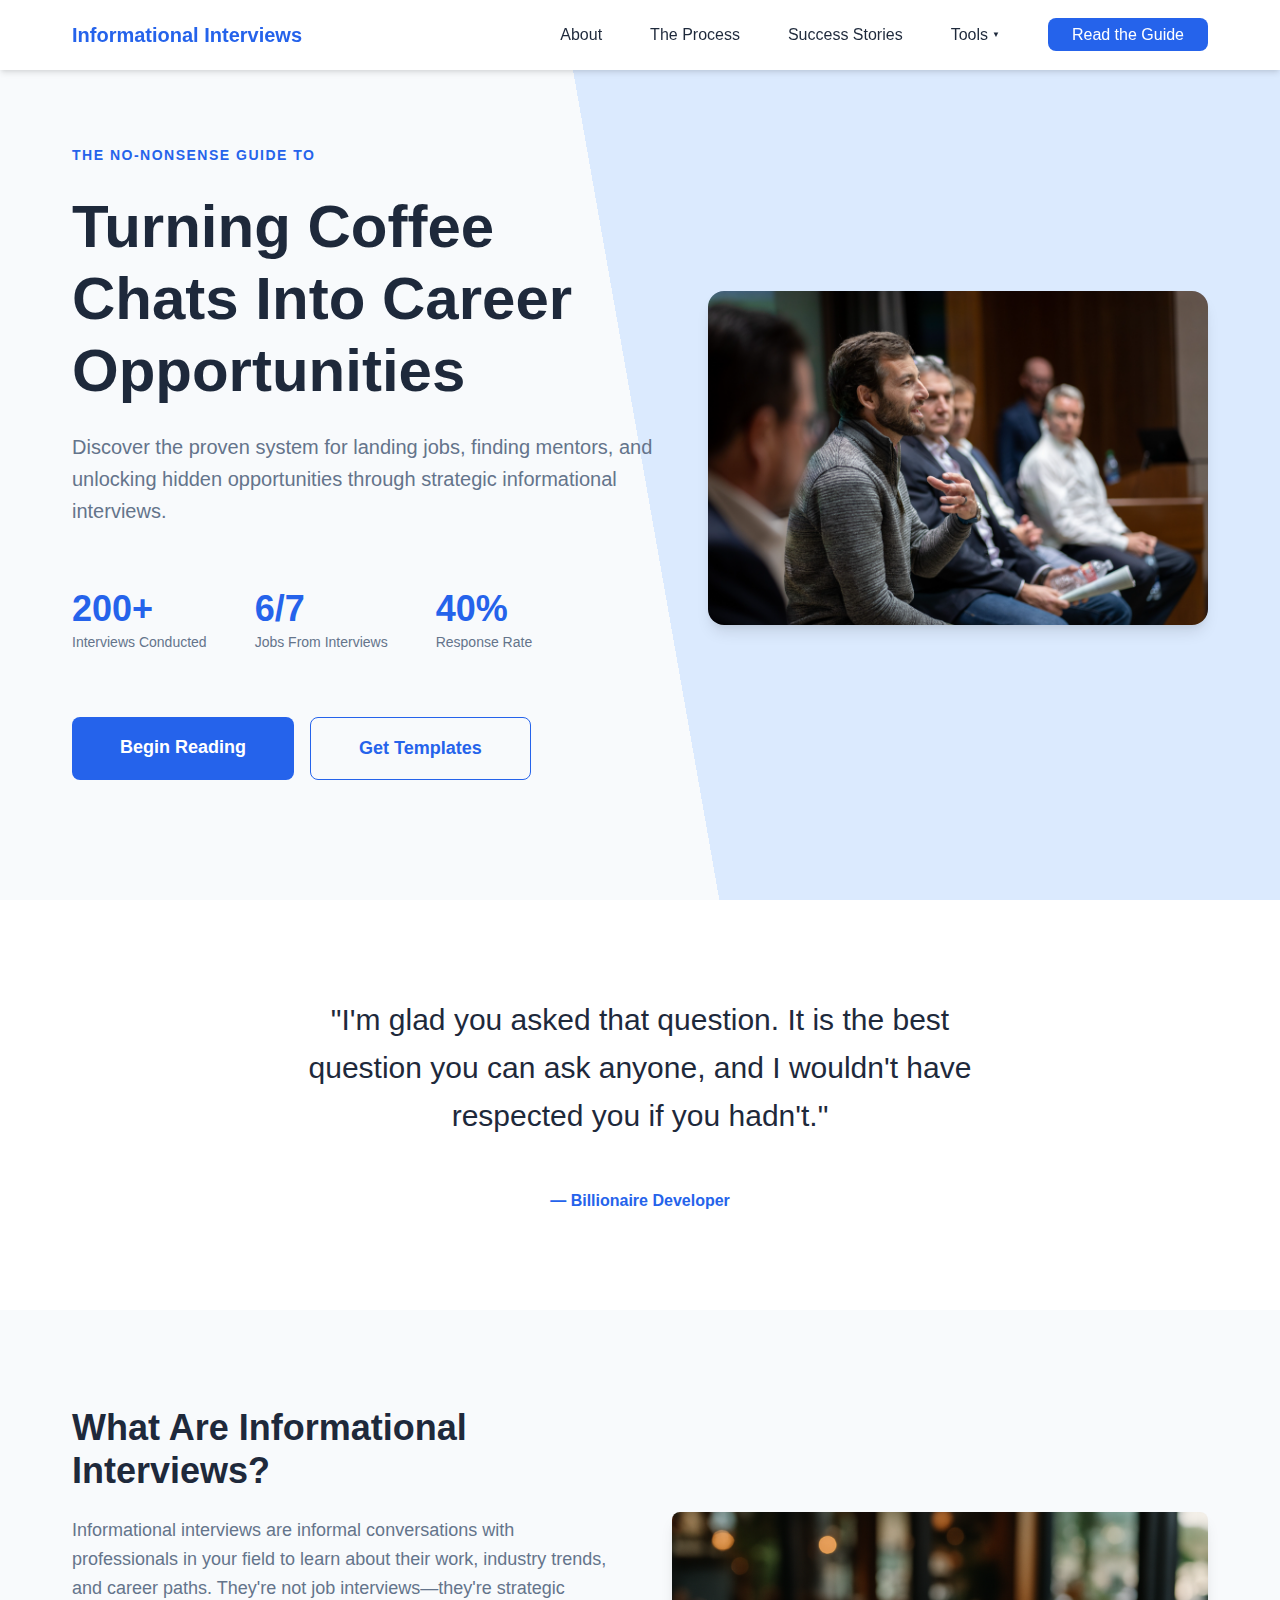
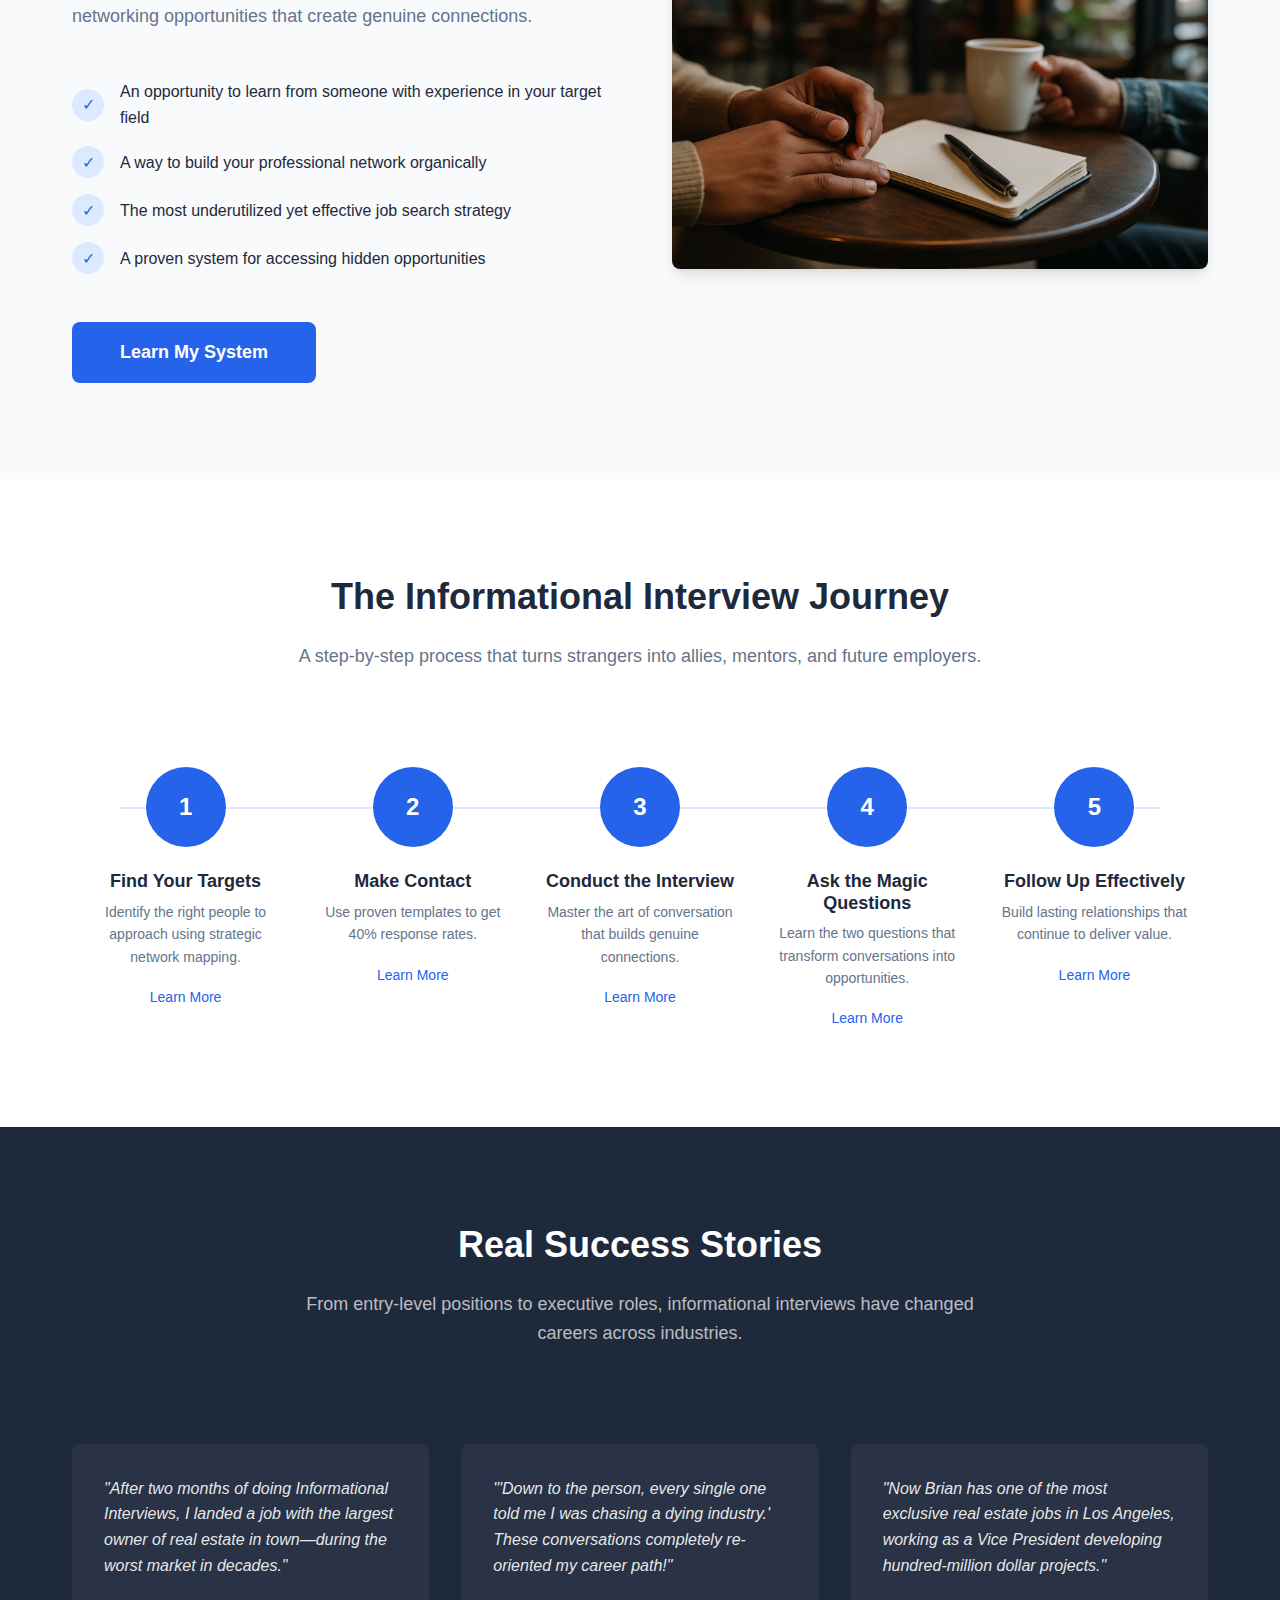
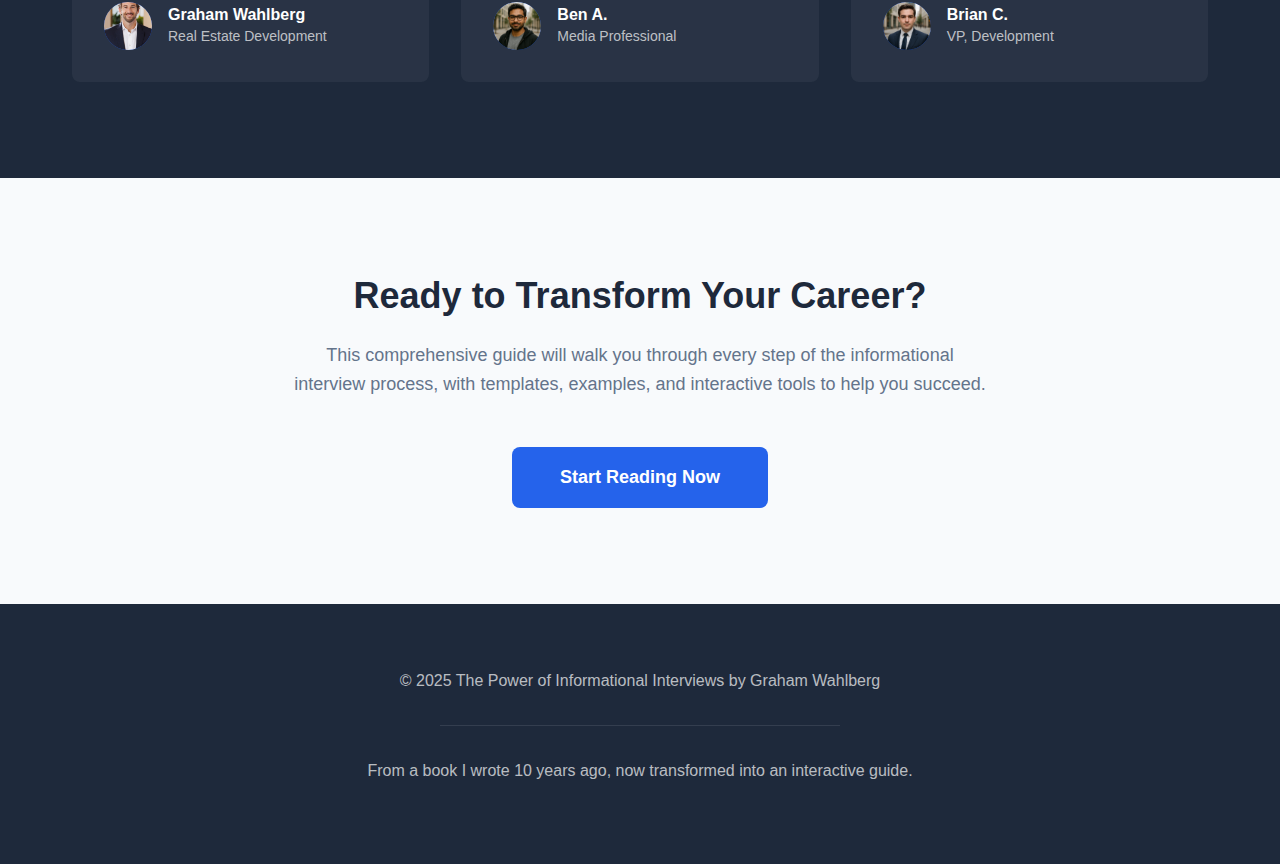
<file: index.html>
<!DOCTYPE html>
<html lang="en">
<head>
  <meta charset="UTF-8">
  <meta name="viewport" content="width=device-width, initial-scale=1.0">
  <title>The Power of Informational Interviews</title>
  <link rel="stylesheet" href="styles/main.css">
  <meta name="description" content="Discover the proven system for landing jobs, finding mentors, and unlocking hidden opportunities through strategic informational interviews.">
</head>
<body>

<!-- Universal Site Header for ROOT directory -->
<header class="site-header">
  <div class="container">
    <a href="index.html" class="logo">Informational Interviews</a>
    <nav class="main-nav">
      <ul>
        <li><a href="#about">About</a></li>
        <li><a href="#journey">The Process</a></li>
        <li><a href="#stories">Success Stories</a></li>
        <li class="dropdown">
          <a href="#" class="dropdown-toggle">Tools <span class="dropdown-icon">▼</span></a>
          <ul class="dropdown-menu">
            <li><a href="tools/email-generator.html">Email Templates</a></li>
            <li><a href="tools/question-bank.html">Question Library</a></li>
            <li><a href="tools/contact-tracker.html">Contact Tracker</a></li>
            <li><a href="tools/scheduler.html">30-Day Plan</a></li>
          </ul>
        </li>
        <li><a href="content/module-1/index.html" class="cta-button">Read the Guide</a></li>
      </ul>
    </nav>
    <button class="menu-toggle" aria-label="Toggle menu">
      <span></span>
      <span></span>
      <span></span>
    </button>
  </div>
</header>
  
  <section class="hero">
    <div class="container">
      <div class="hero-content">
        <div class="tagline">The No-Nonsense Guide To</div>
        <h1>Turning Coffee Chats Into Career Opportunities</h1>
        <p class="subtitle">Discover the proven system for landing jobs, finding mentors, and unlocking hidden opportunities through strategic informational interviews.</p>
        
        <div class="hero-stats">
          <div class="stat">
            <span class="stat-number">200+</span>
            <span class="stat-label">Interviews Conducted</span>
          </div>
          <div class="stat">
            <span class="stat-number">6/7</span>
            <span class="stat-label">Jobs From Interviews</span>
          </div>
          <div class="stat">
            <span class="stat-number">40%</span>
            <span class="stat-label">Response Rate</span>
          </div>
        </div>
        
        <div class="hero-actions">
          <a href="content/module-1/index.html" class="primary-button">Begin Reading</a>
          <a href="tools/email-generator.html" class="secondary-button">Get Templates</a>
        </div>
      </div>
      <div class="hero-image">
        <img src="images/success-stories/headshot.png" alt="Informational Interviews" />
      </div>
    </div>
  </section>
  
  <section class="quote-block">
    <div class="container">
      <div class="quote">
        "I'm glad you asked that question. It is the best question you can ask anyone, and I wouldn't have respected you if you hadn't."
      </div>
      <div class="quote-author">— Billionaire Developer</div>
    </div>
  </section>
  
  <section class="book-section" id="about">
    <div class="container">
      <div class="book-content">
        <h2 class="section-title">What Are Informational Interviews?</h2>
        <p class="section-text">Informational interviews are informal conversations with professionals in your field to learn about their work, industry trends, and career paths. They're not job interviews—they're strategic networking opportunities that create genuine connections.</p>
        
        <div class="feature-points">
          <div class="feature-point">
            <div class="feature-icon">✓</div>
            <div class="feature-text">An opportunity to learn from someone with experience in your target field</div>
          </div>
          <div class="feature-point">
            <div class="feature-icon">✓</div>
            <div class="feature-text">A way to build your professional network organically</div>
          </div>
          <div class="feature-point">
            <div class="feature-icon">✓</div>
            <div class="feature-text">The most underutilized yet effective job search strategy</div>
          </div>
          <div class="feature-point">
            <div class="feature-icon">✓</div>
            <div class="feature-text">A proven system for accessing hidden opportunities</div>
          </div>
        </div>
        
        <a href="content/module-1/index.html" class="primary-button">Learn My System</a>
      </div>
      <div class="book-image">
        <img src="images/hero2.png" alt="Coffee Chat" />
      </div>
    </div>
  </section>
  
  <section class="journey" id="journey">
    <div class="container">
      <div class="journey-header">
        <h2 class="section-title">The Informational Interview Journey</h2>
        <p class="section-text">A step-by-step process that turns strangers into allies, mentors, and future employers.</p>
      </div>
      
      <div class="journey-steps">
        <div class="journey-step">
          <div class="step-number">1</div>
          <h3 class="step-title">Find Your Targets</h3>
          <p class="step-description">Identify the right people to approach using strategic network mapping.</p>
          <a href="content/module-3/index.html" class="step-link">Learn More</a>
        </div>
        
        <div class="journey-step">
          <div class="step-number">2</div>
          <h3 class="step-title">Make Contact</h3>
          <p class="step-description">Use proven templates to get 40% response rates.</p>
          <a href="content/module-4/index.html" class="step-link">Learn More</a>
        </div>
        
        <div class="journey-step">
          <div class="step-number">3</div>
          <h3 class="step-title">Conduct the Interview</h3>
          <p class="step-description">Master the art of conversation that builds genuine connections.</p>
          <a href="content/module-6/index.html" class="step-link">Learn More</a>
        </div>
        
        <div class="journey-step">
          <div class="step-number">4</div>
          <h3 class="step-title">Ask the Magic Questions</h3>
          <p class="step-description">Learn the two questions that transform conversations into opportunities.</p>
          <a href="content/module-7/index.html" class="step-link">Learn More</a>
        </div>
        
        <div class="journey-step">
          <div class="step-number">5</div>
          <h3 class="step-title">Follow Up Effectively</h3>
          <p class="step-description">Build lasting relationships that continue to deliver value.</p>
          <a href="content/module-8/index.html" class="step-link">Learn More</a>
        </div>
      </div>
    </div>
  </section>
  
  <section class="success-stories" id="stories">
    <div class="container">
      <div class="success-header">
        <h2 class="section-title">Real Success Stories</h2>
        <p class="section-text">From entry-level positions to executive roles, informational interviews have changed careers across industries.</p>
      </div>
      
      <div class="stories-grid">
        <div class="story-card">
          <div class="story-content">
            "After two months of doing Informational Interviews, I landed a job with the largest owner of real estate in town—during the worst market in decades."
          </div>
          <div class="story-author">
            <div class="author-avatar">
              <img src="images/success-stories/gw.jpg" alt="Graham Wahlberg" onerror="this.src='images/icons/avatar-placeholder.svg'">
            </div>
            <div class="author-info">
              <h4>Graham Wahlberg</h4>
              <p>Real Estate Development</p>
            </div>
          </div>
        </div>
        
        <div class="story-card">
          <div class="story-content">
            "'Down to the person, every single one told me I was chasing a dying industry.' These conversations completely re-oriented my career path!"
          </div>
          <div class="story-author">
            <div class="author-avatar">
              <img src="images/success-stories/ben.png" alt="Ben A." onerror="this.src='images/icons/avatar-placeholder.svg'">
            </div>
            <div class="author-info">
              <h4>Ben A.</h4>
              <p>Media Professional</p>
            </div>
          </div>
        </div>
        
        <div class="story-card">
          <div class="story-content">
            "Now Brian has one of the most exclusive real estate jobs in Los Angeles, working as a Vice President developing hundred-million dollar projects."
          </div>
          <div class="story-author">
            <div class="author-avatar">
              <img src="images/success-stories/brian.png" alt="Brian C." onerror="this.src='images/icons/avatar-placeholder.svg'">
            </div>
            <div class="author-info">
              <h4>Brian C.</h4>
              <p>VP, Development</p>
            </div>
          </div>
        </div>
      </div>
    </div>
  </section>
  
  <section class="start-section" id="start">
    <div class="container">
      <div class="start-content">
        <h2 class="section-title">Ready to Transform Your Career?</h2>
        <p class="section-text">This comprehensive guide will walk you through every step of the informational interview process, with templates, examples, and interactive tools to help you succeed.</p>
        <a href="content/module-1/index.html" class="primary-button">Start Reading Now</a>
      </div>
    </div>
  </section>
  
  <footer class="site-footer">
    <div class="container">
      <p>© 2025 The Power of Informational Interviews by Graham Wahlberg</p>
      <div class="footer-separator"></div>
      <p>From a book I wrote 10 years ago, now transformed into an interactive guide.</p>
    </div>
  </footer>

  <script src="scripts/main.js"></script>
</body>
</html>
</file>
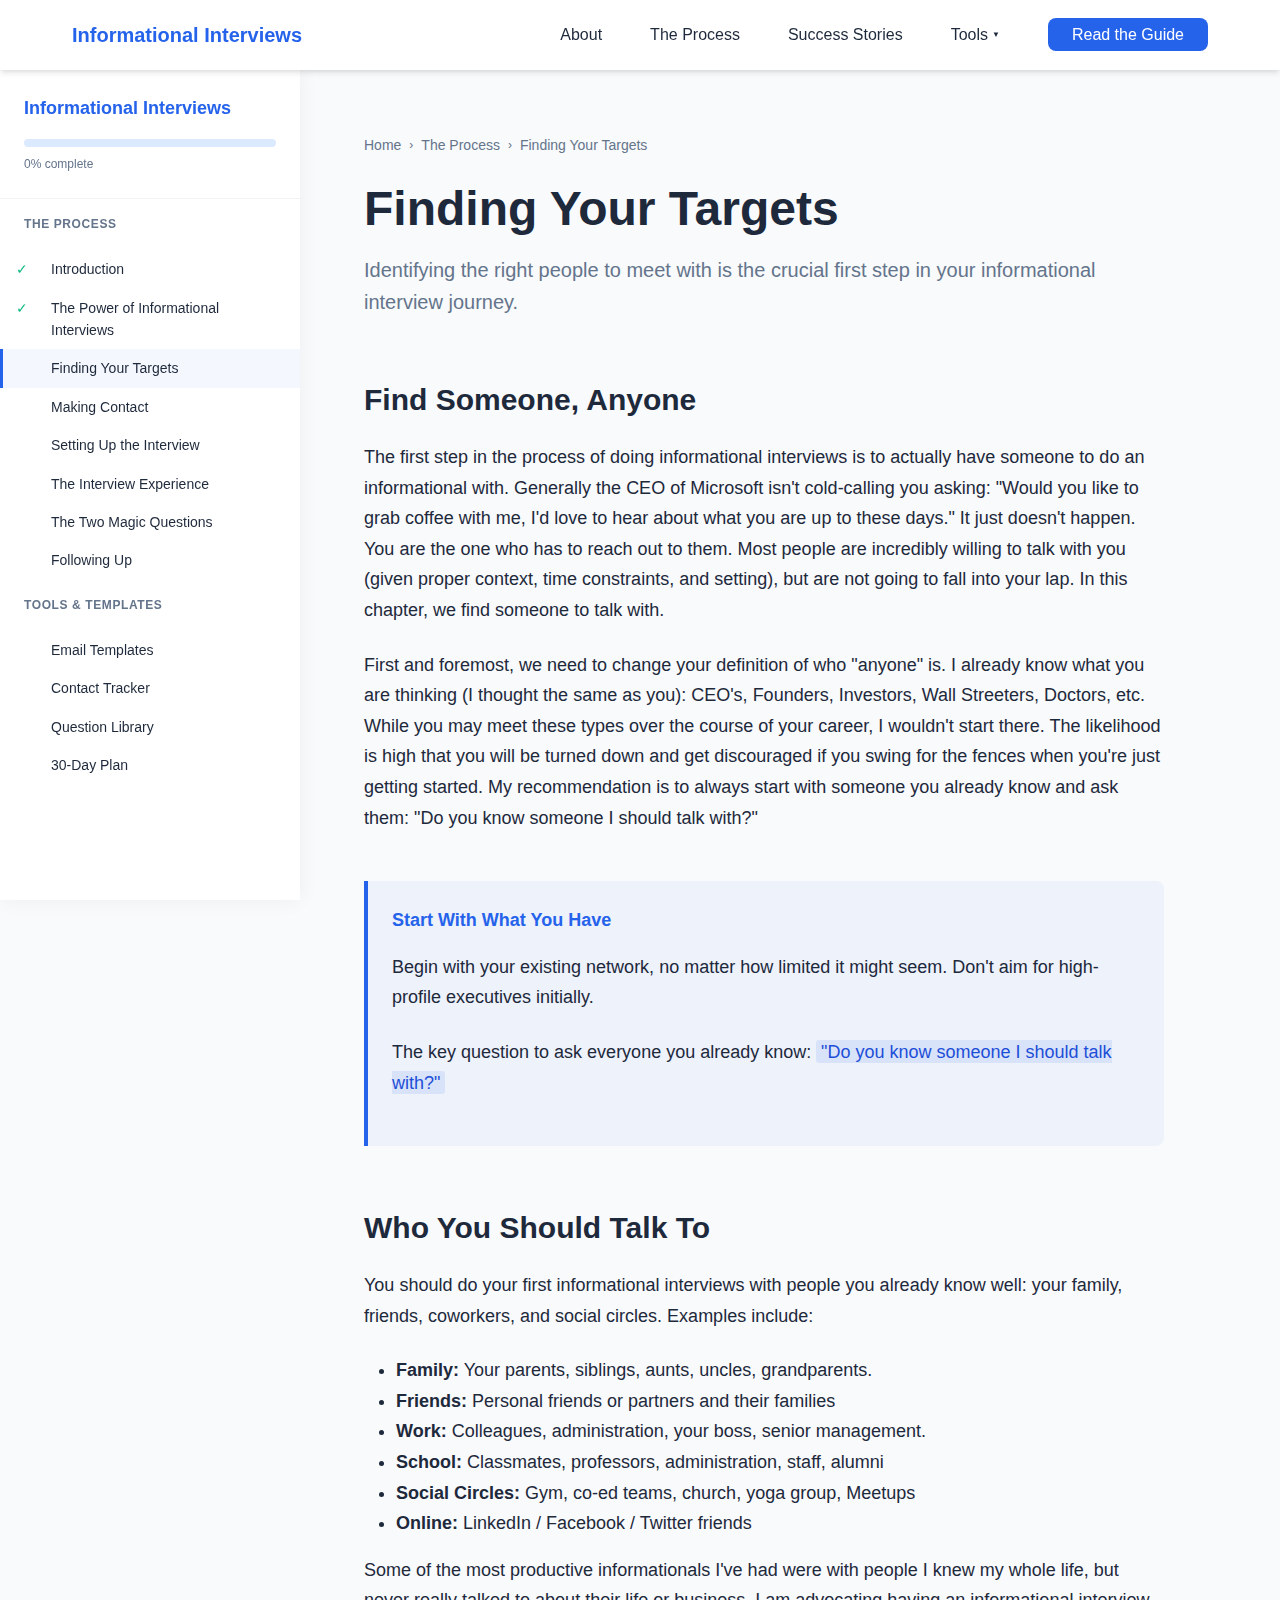
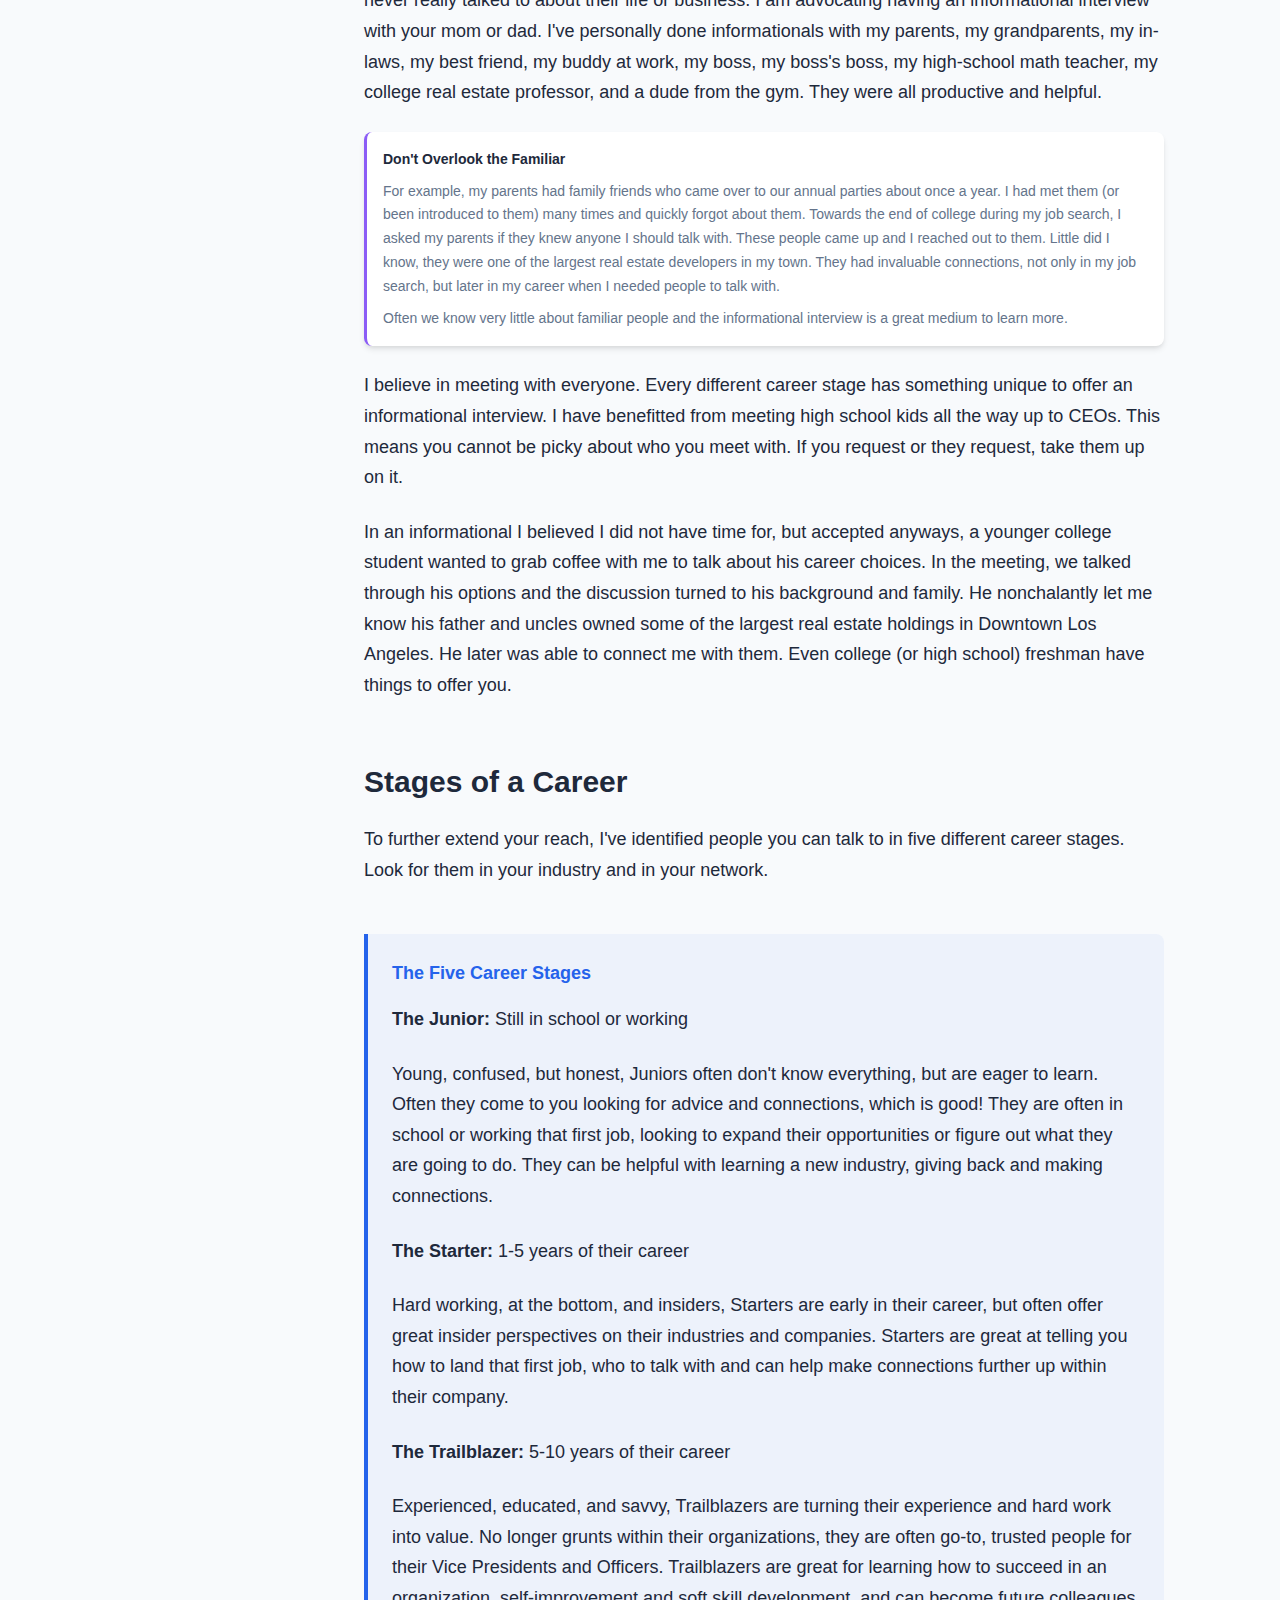
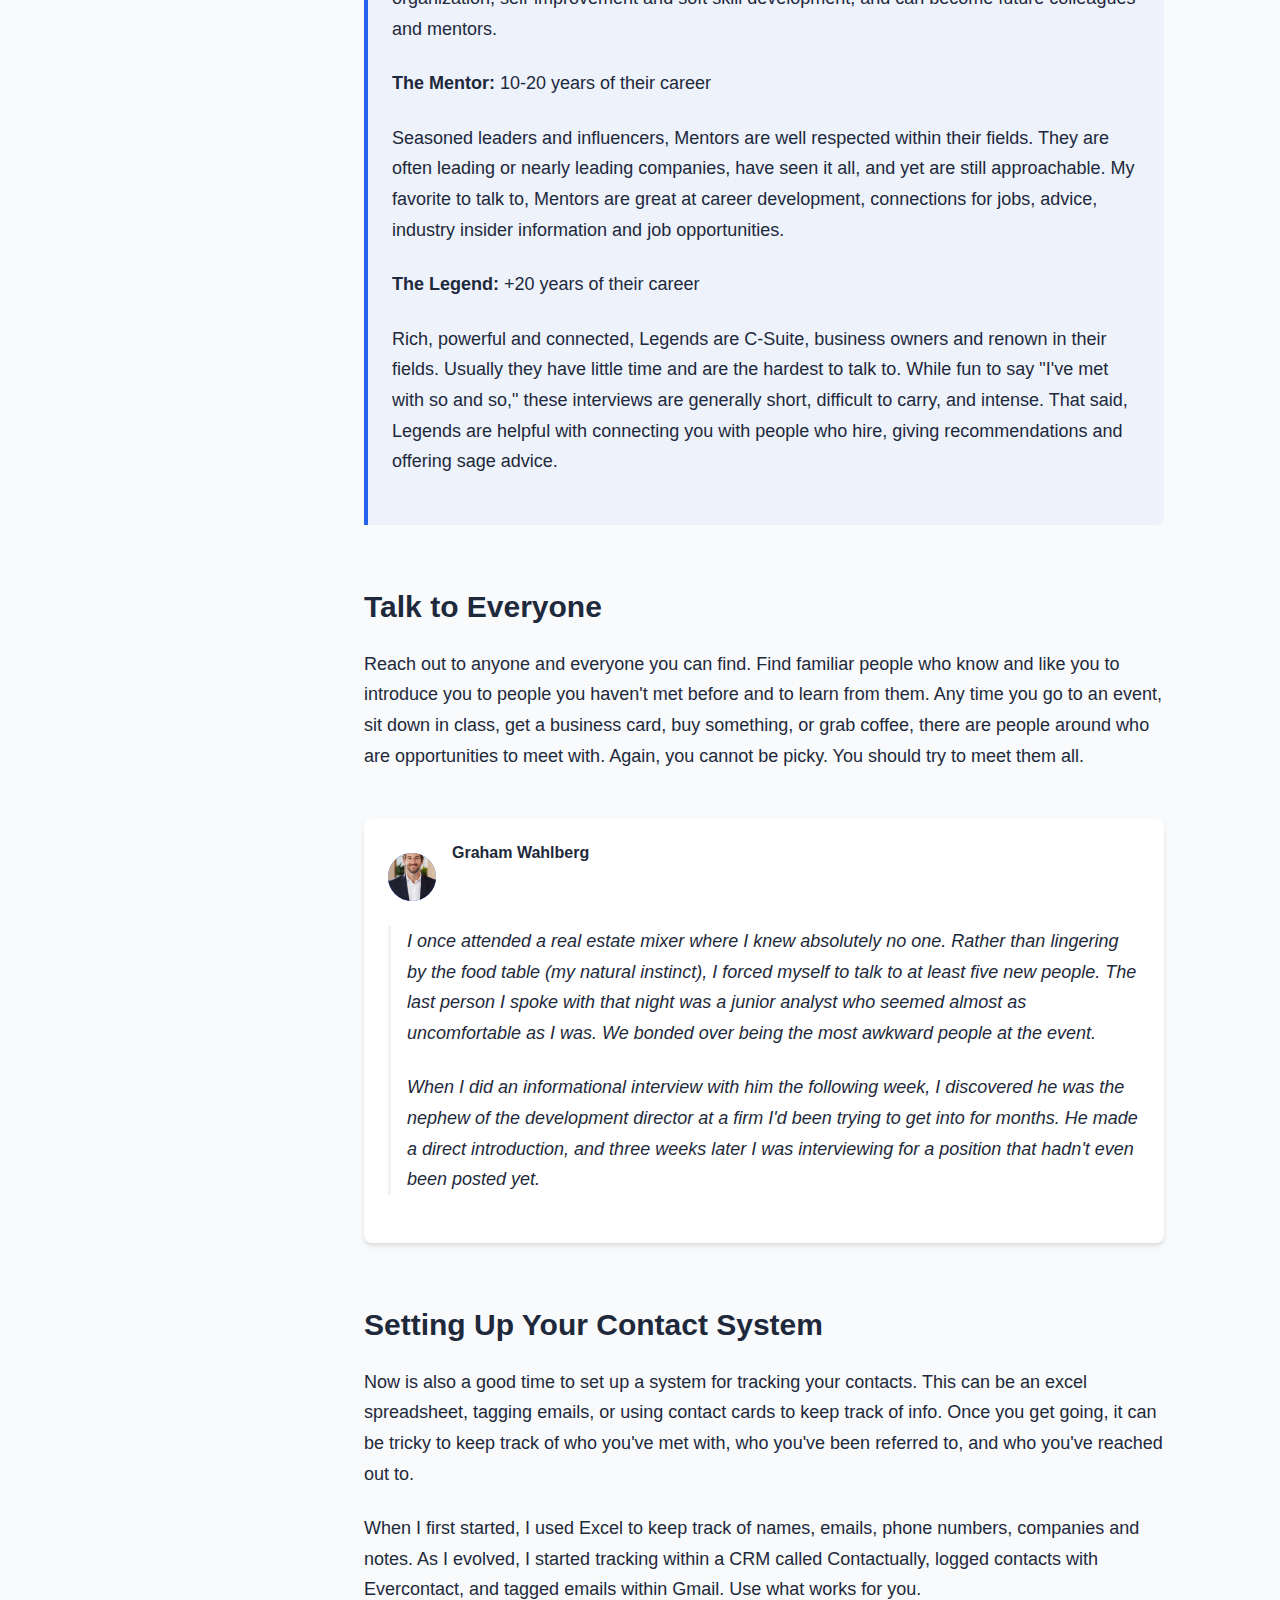
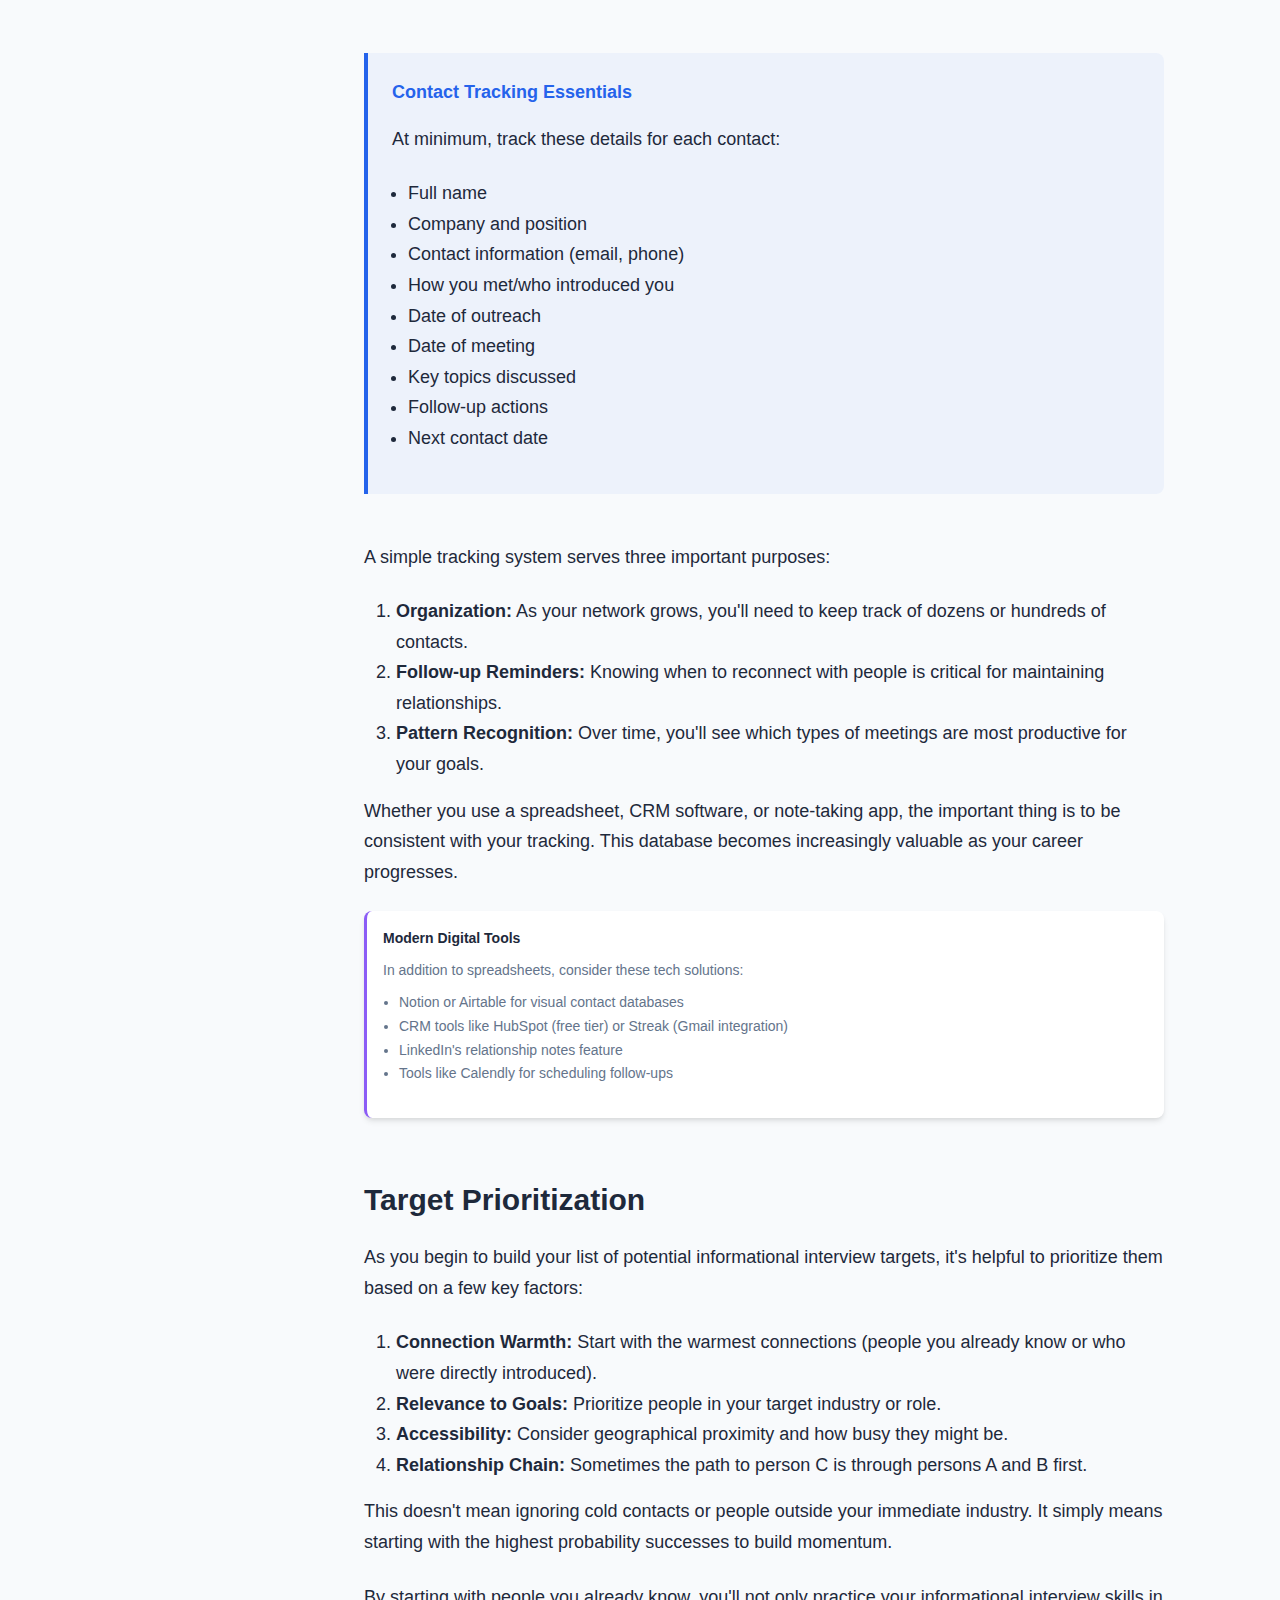
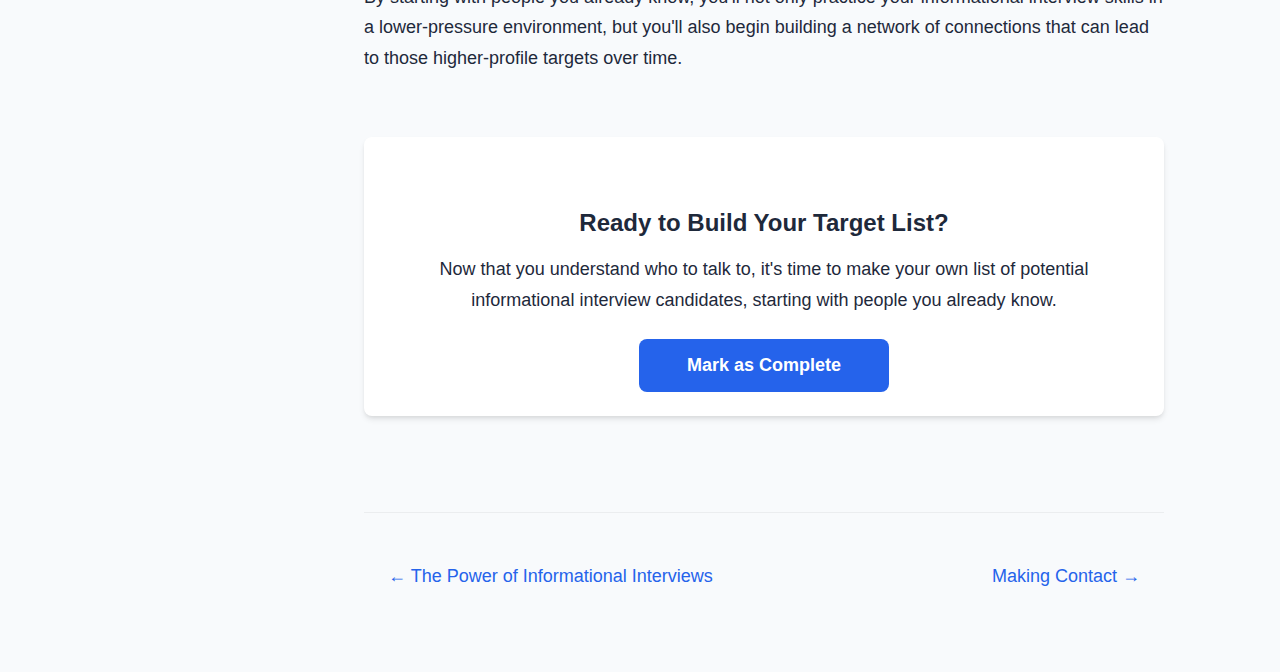
<file: content/module-3/index.html>
<!DOCTYPE html>
<html lang="en">
<head>
  <meta charset="UTF-8">
  <meta name="viewport" content="width=device-width, initial-scale=1.0">
  <title>Finding Your Targets | Informational Interviews</title>
  <link rel="stylesheet" href="../../styles/main.css">
  <meta name="description" content="Learn how to identify the right people for informational interviews to maximize your networking success and career opportunities.">
</head>
<!-- Universal Site Header for CONTENT MODULES directory -->
<header class="site-header">
  <div class="container">
    <a href="../../index.html" class="logo">Informational Interviews</a>
    <nav class="main-nav">
      <ul>
        <li><a href="../../index.html#about">About</a></li>
        <li><a href="../../index.html#journey">The Process</a></li>
        <li><a href="../../index.html#stories">Success Stories</a></li>
        <li class="dropdown">
          <a href="#" class="dropdown-toggle">Tools <span class="dropdown-icon">▼</span></a>
          <ul class="dropdown-menu">
            <li><a href="../../tools/email-generator.html">Email Templates</a></li>
            <li><a href="../../tools/question-bank.html">Question Library</a></li>
            <li><a href="../../tools/contact-tracker.html">Contact Tracker</a></li>
            <li><a href="../../tools/scheduler.html">30-Day Plan</a></li>
          </ul>
        </li>
        <li><a href="../module-1/index.html" class="cta-button">Read the Guide</a></li>
      </ul>
    </nav>
    <button class="menu-toggle" aria-label="Toggle menu">
      <span></span>
      <span></span>
      <span></span>
    </button>
  </div>
</header>
<body>
  <div class="module-layout">
    <!-- Sidebar Navigation -->
    <aside class="module-sidebar">
      <div class="sidebar-header">
        <a href="../../index.html" class="sidebar-logo">Informational Interviews</a>
        <div class="progress-container">
          <div class="progress-bar" style="width: 30%"></div>
        </div>
        <div class="progress-text">30% complete</div>
      </div>
      
      <div class="nav-group">
        <div class="nav-section">The Process</div>
        <ul class="nav-items">
          <li class="nav-item completed"><a href="../module-1/index.html">Introduction</a></li>
          <li class="nav-item completed"><a href="../module-2/index.html">The Power of Informational Interviews</a></li>
          <li class="nav-item active"><a href="../module-3/index.html">Finding Your Targets</a></li>
          <li class="nav-item"><a href="../module-4/index.html">Making Contact</a></li>
          <li class="nav-item"><a href="../module-5/index.html">Setting Up the Interview</a></li>
          <li class="nav-item"><a href="../module-6/index.html">The Interview Experience</a></li>
          <li class="nav-item"><a href="../module-7/index.html">The Two Magic Questions</a></li>
          <li class="nav-item"><a href="../module-8/index.html">Following Up</a></li>
        </ul>
      </div>
      
      <div class="nav-group">
        <div class="nav-section">Tools & Templates</div>
        <ul class="nav-items">
          <li class="nav-item"><a href="../../tools/email-generator.html">Email Templates</a></li>
          <li class="nav-item"><a href="../../tools/contact-tracker.html">Contact Tracker</a></li>
          <li class="nav-item"><a href="../../tools/question-bank.html">Question Library</a></li>
          <li class="nav-item"><a href="../../tools/scheduler.html">30-Day Plan</a></li>
        </ul>
      </div>
    </aside>
    
    <!-- Main Content -->
    <main class="module-content">
      <div class="breadcrumb">
        <a href="../../index.html">Home</a>
        <span class="breadcrumb-separator">›</span>
        <a href="../module-1/index.html">The Process</a>
        <span class="breadcrumb-separator">›</span>
        <span>Finding Your Targets</span>
      </div>
      
      <header class="module-header">
        <h1 class="module-title">Finding Your Targets</h1>
        <p class="module-subtitle">Identifying the right people to meet with is the crucial first step in your informational interview journey.</p>
      </header>
      
      <div class="module-content-body">
        <h2>Find Someone, Anyone</h2>
        
        <p>The first step in the process of doing informational interviews is to actually have someone to do an informational with. Generally the CEO of Microsoft isn't cold-calling you asking: "Would you like to grab coffee with me, I'd love to hear about what you are up to these days." It just doesn't happen. You are the one who has to reach out to them. Most people are incredibly willing to talk with you (given proper context, time constraints, and setting), but are not going to fall into your lap. In this chapter, we find someone to talk with.</p>
        
        <p>First and foremost, we need to change your definition of who "anyone" is. I already know what you are thinking (I thought the same as you): CEO's, Founders, Investors, Wall Streeters, Doctors, etc. While you may meet these types over the course of your career, I wouldn't start there. The likelihood is high that you will be turned down and get discouraged if you swing for the fences when you're just getting started. My recommendation is to always start with someone you already know and ask them: "Do you know someone I should talk with?"</p>
        
        <div class="highlight-box">
          <div class="highlight-box-title">Start With What You Have</div>
          <p>Begin with your existing network, no matter how limited it might seem. Don't aim for high-profile executives initially.</p>
          <p>The key question to ask everyone you already know: <span class="inline-highlight">"Do you know someone I should talk with?"</span></p>
        </div>
        
        <h2>Who You Should Talk To</h2>
        
        <p>You should do your first informational interviews with people you already know well: your family, friends, coworkers, and social circles. Examples include:</p>
        
        <ul>
          <li><strong>Family:</strong> Your parents, siblings, aunts, uncles, grandparents.</li>
          <li><strong>Friends:</strong> Personal friends or partners and their families</li>
          <li><strong>Work:</strong> Colleagues, administration, your boss, senior management.</li>
          <li><strong>School:</strong> Classmates, professors, administration, staff, alumni</li>
          <li><strong>Social Circles:</strong> Gym, co-ed teams, church, yoga group, Meetups</li>
          <li><strong>Online:</strong> LinkedIn / Facebook / Twitter friends</li>
        </ul>
        
        <p>Some of the most productive informationals I've had were with people I knew my whole life, but never really talked to about their life or business. I am advocating having an informational interview with your mom or dad. I've personally done informationals with my parents, my grandparents, my in-laws, my best friend, my buddy at work, my boss, my boss's boss, my high-school math teacher, my college real estate professor, and a dude from the gym. They were all productive and helpful.</p>
        
        <div class="interactive-note">
          <div class="interactive-note-title">Don't Overlook the Familiar</div>
          <p>For example, my parents had family friends who came over to our annual parties about once a year. I had met them (or been introduced to them) many times and quickly forgot about them. Towards the end of college during my job search, I asked my parents if they knew anyone I should talk with. These people came up and I reached out to them. Little did I know, they were one of the largest real estate developers in my town. They had invaluable connections, not only in my job search, but later in my career when I needed people to talk with.</p>
          <p>Often we know very little about familiar people and the informational interview is a great medium to learn more.</p>
        </div>
        
        <p>I believe in meeting with everyone. Every different career stage has something unique to offer an informational interview. I have benefitted from meeting high school kids all the way up to CEOs. This means you cannot be picky about who you meet with. If you request or they request, take them up on it.</p>
        
        <p>In an informational I believed I did not have time for, but accepted anyways, a younger college student wanted to grab coffee with me to talk about his career choices. In the meeting, we talked through his options and the discussion turned to his background and family. He nonchalantly let me know his father and uncles owned some of the largest real estate holdings in Downtown Los Angeles. He later was able to connect me with them. Even college (or high school) freshman have things to offer you.</p>
        
        <h2>Stages of a Career</h2>
        
        <p>To further extend your reach, I've identified people you can talk to in five different career stages. Look for them in your industry and in your network.</p>
        
        <div class="highlight-box">
          <div class="highlight-box-title">The Five Career Stages</div>
          
          <p><strong>The Junior:</strong> Still in school or working</p>
          <p>Young, confused, but honest, Juniors often don't know everything, but are eager to learn. Often they come to you looking for advice and connections, which is good! They are often in school or working that first job, looking to expand their opportunities or figure out what they are going to do. They can be helpful with learning a new industry, giving back and making connections.</p>
          
          <p><strong>The Starter:</strong> 1-5 years of their career</p>
          <p>Hard working, at the bottom, and insiders, Starters are early in their career, but often offer great insider perspectives on their industries and companies. Starters are great at telling you how to land that first job, who to talk with and can help make connections further up within their company.</p>
          
          <p><strong>The Trailblazer:</strong> 5-10 years of their career</p>
          <p>Experienced, educated, and savvy, Trailblazers are turning their experience and hard work into value. No longer grunts within their organizations, they are often go-to, trusted people for their Vice Presidents and Officers. Trailblazers are great for learning how to succeed in an organization, self-improvement and soft skill development, and can become future colleagues and mentors.</p>
          
          <p><strong>The Mentor:</strong> 10-20 years of their career</p>
          <p>Seasoned leaders and influencers, Mentors are well respected within their fields. They are often leading or nearly leading companies, have seen it all, and yet are still approachable. My favorite to talk to, Mentors are great at career development, connections for jobs, advice, industry insider information and job opportunities.</p>
          
          <p><strong>The Legend:</strong> +20 years of their career</p>
          <p>Rich, powerful and connected, Legends are C-Suite, business owners and renown in their fields. Usually they have little time and are the hardest to talk to. While fun to say "I've met with so and so," these interviews are generally short, difficult to carry, and intense. That said, Legends are helpful with connecting you with people who hire, giving recommendations and offering sage advice.</p>
        </div>
        
        <h2>Talk to Everyone</h2>
        
        <p>Reach out to anyone and everyone you can find. Find familiar people who know and like you to introduce you to people you haven't met before and to learn from them. Any time you go to an event, sit down in class, get a business card, buy something, or grab coffee, there are people around who are opportunities to meet with. Again, you cannot be picky. You should try to meet them all.</p>
        
        <div class="success-story-box">
          <div class="success-story-header">
            <div class="author-avatar">
              <img src="../../images/success-stories/gw.jpg" alt="Graham Wahlberg" onerror="this.innerHTML='GW'">
            </div>
            <div class="author-info">
              <h4>Graham Wahlberg</h4>
              <p>Real Estate Developer</p>
            </div>
          </div>
          <div class="success-story-content">
            <p>I once attended a real estate mixer where I knew absolutely no one. Rather than lingering by the food table (my natural instinct), I forced myself to talk to at least five new people. The last person I spoke with that night was a junior analyst who seemed almost as uncomfortable as I was. We bonded over being the most awkward people at the event.</p>
            <p>When I did an informational interview with him the following week, I discovered he was the nephew of the development director at a firm I'd been trying to get into for months. He made a direct introduction, and three weeks later I was interviewing for a position that hadn't even been posted yet.</p>
          </div>
        </div>
        
        <h2>Setting Up Your Contact System</h2>
        
        <p>Now is also a good time to set up a system for tracking your contacts. This can be an excel spreadsheet, tagging emails, or using contact cards to keep track of info. Once you get going, it can be tricky to keep track of who you've met with, who you've been referred to, and who you've reached out to.</p>
        
        <p>When I first started, I used Excel to keep track of names, emails, phone numbers, companies and notes. As I evolved, I started tracking within a CRM called Contactually, logged contacts with Evercontact, and tagged emails within Gmail. Use what works for you.</p>
        
        <div class="highlight-box">
          <div class="highlight-box-title">Contact Tracking Essentials</div>
          <p>At minimum, track these details for each contact:</p>
          <ul style="margin-left: 1rem;">
            <li>Full name</li>
            <li>Company and position</li>
            <li>Contact information (email, phone)</li>
            <li>How you met/who introduced you</li>
            <li>Date of outreach</li>
            <li>Date of meeting</li>
            <li>Key topics discussed</li>
            <li>Follow-up actions</li>
            <li>Next contact date</li>
          </ul>
        </div>
        
        <p>A simple tracking system serves three important purposes:</p>
        
        <ol>
          <li><strong>Organization:</strong> As your network grows, you'll need to keep track of dozens or hundreds of contacts.</li>
          <li><strong>Follow-up Reminders:</strong> Knowing when to reconnect with people is critical for maintaining relationships.</li>
          <li><strong>Pattern Recognition:</strong> Over time, you'll see which types of meetings are most productive for your goals.</li>
        </ol>
        
        <p>Whether you use a spreadsheet, CRM software, or note-taking app, the important thing is to be consistent with your tracking. This database becomes increasingly valuable as your career progresses.</p>
        
        <div class="interactive-note">
          <div class="interactive-note-title">Modern Digital Tools</div>
          <p>In addition to spreadsheets, consider these tech solutions:</p>
          <ul style="margin-left: 1rem;">
            <li>Notion or Airtable for visual contact databases</li>
            <li>CRM tools like HubSpot (free tier) or Streak (Gmail integration)</li>
            <li>LinkedIn's relationship notes feature</li>
            <li>Tools like Calendly for scheduling follow-ups</li>
          </ul>
        </div>
        
        <h2>Target Prioritization</h2>
        
        <p>As you begin to build your list of potential informational interview targets, it's helpful to prioritize them based on a few key factors:</p>
        
        <ol>
          <li><strong>Connection Warmth:</strong> Start with the warmest connections (people you already know or who were directly introduced).</li>
          <li><strong>Relevance to Goals:</strong> Prioritize people in your target industry or role.</li>
          <li><strong>Accessibility:</strong> Consider geographical proximity and how busy they might be.</li>
          <li><strong>Relationship Chain:</strong> Sometimes the path to person C is through persons A and B first.</li>
        </ol>
        
        <p>This doesn't mean ignoring cold contacts or people outside your immediate industry. It simply means starting with the highest probability successes to build momentum.</p>
        
        <p>By starting with people you already know, you'll not only practice your informational interview skills in a lower-pressure environment, but you'll also begin building a network of connections that can lead to those higher-profile targets over time.</p>
        
        <div class="completion-container">
          <h3>Ready to Build Your Target List?</h3>
          <p>Now that you understand who to talk to, it's time to make your own list of potential informational interview candidates, starting with people you already know.</p>
          <button id="complete-button" class="primary-button">Mark as Complete</button>
        </div>
        
        <div class="navigation-buttons">
          <a href="../module-2/index.html" class="nav-button">← The Power of Informational Interviews</a>
          <a href="../module-4/index.html" class="nav-button">Making Contact →</a>
        </div>
      </div>
    </main>
    
    <!-- Mobile Sidebar Toggle
    <button class="sidebar-toggle" id="sidebar-toggle" aria-label="Toggle navigation">
      <svg xmlns="http://www.w3.org/2000/svg" width="24" height="24" viewBox="0 0 24 24" fill="none" stroke="currentColor" stroke-width="2" stroke-linecap="round" stroke-linejoin="round">
        <line x1="3" y1="12" x2="21" y2="12"></line>
        <line x1="3" y1="6" x2="21" y2="6"></line>
        <line x1="3" y1="18" x2="21" y2="18"></line>
      </svg>
    </button> -->
  </div>

  <script src="../../scripts/main.js"></script>
</body>
</html>
</file>
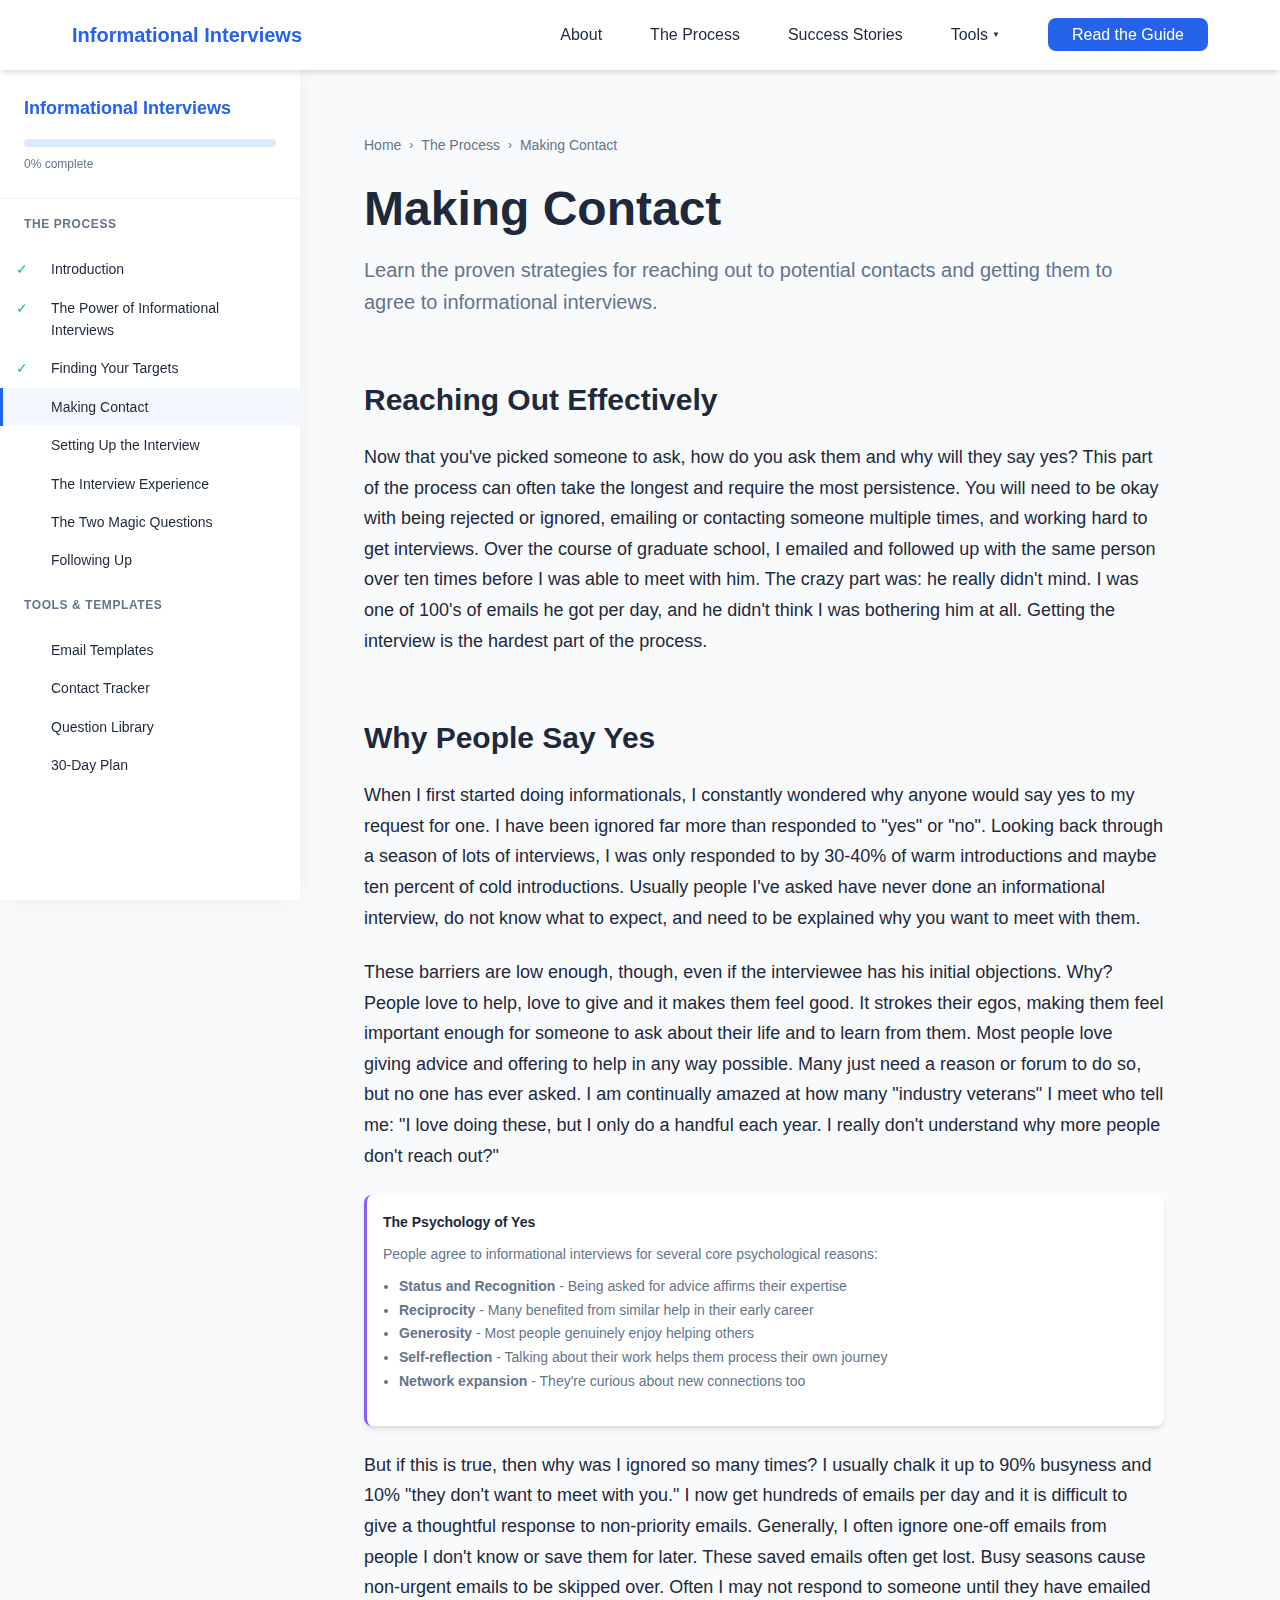
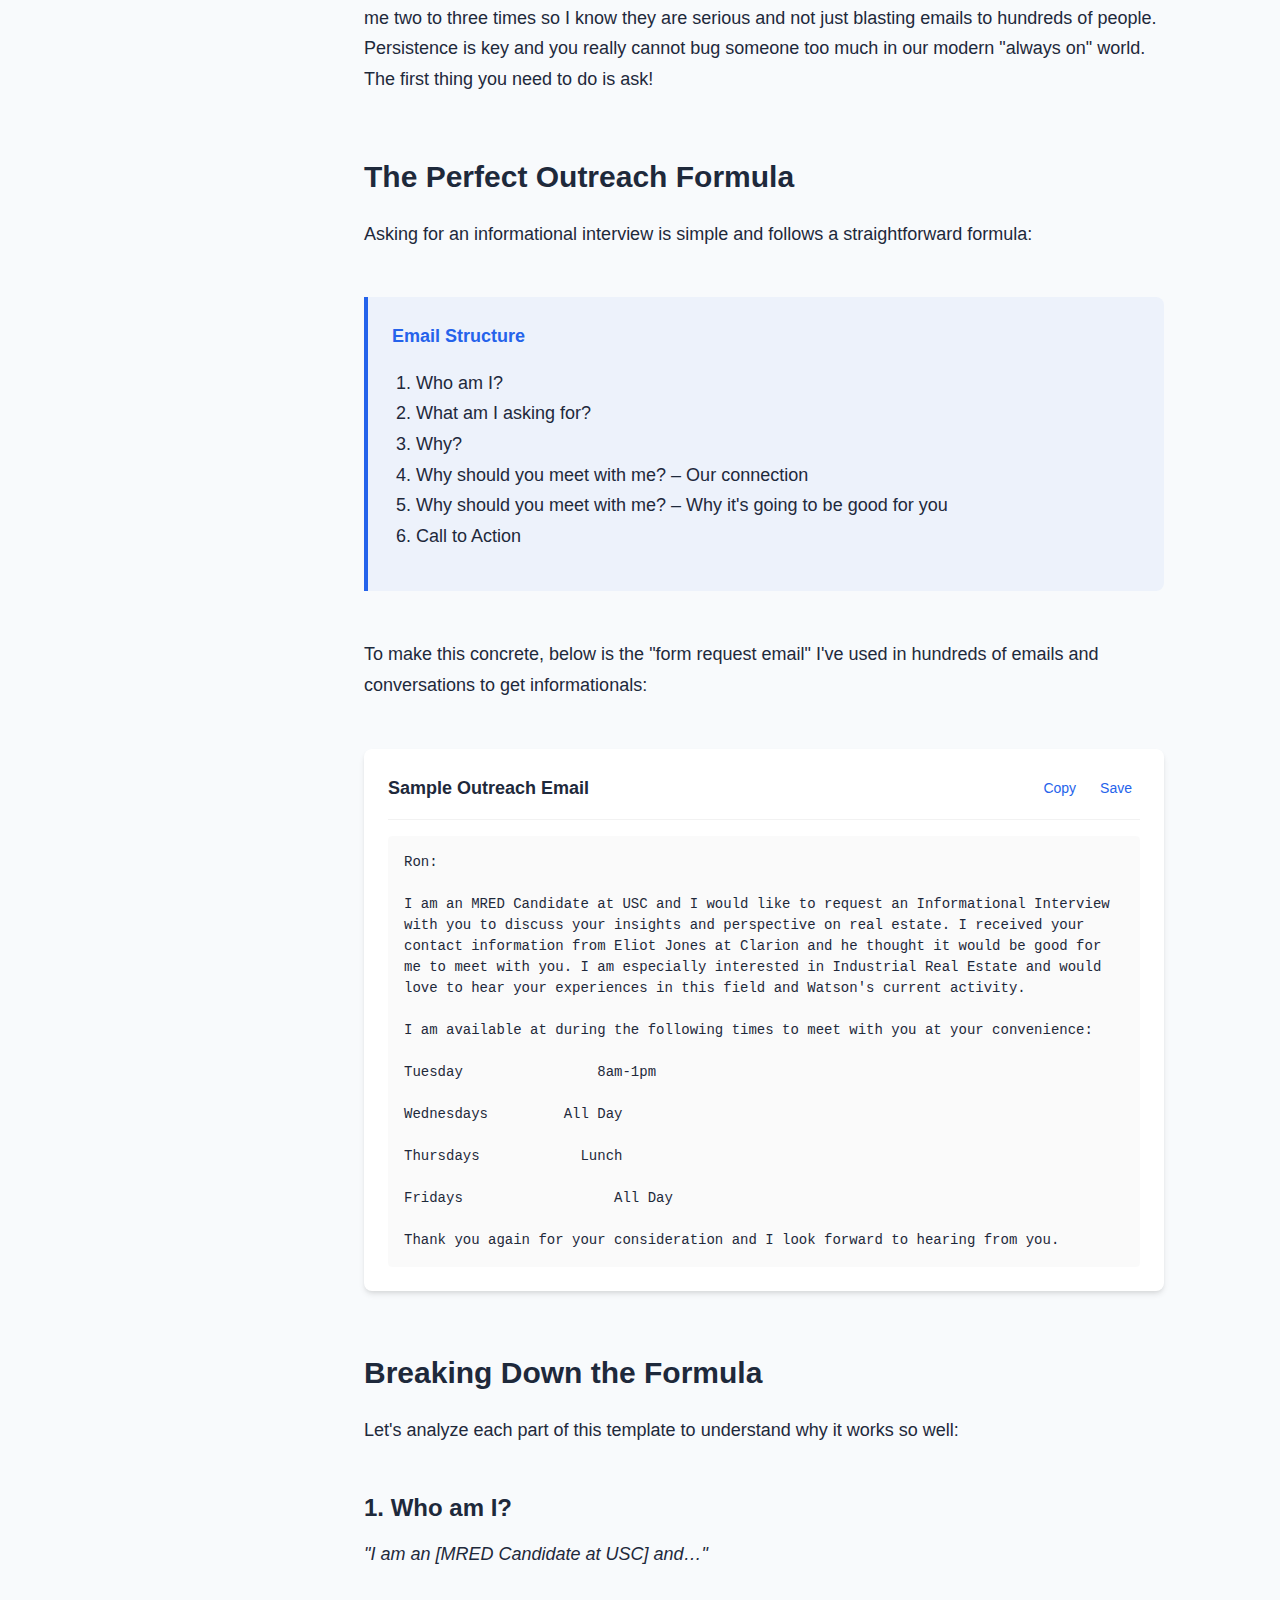
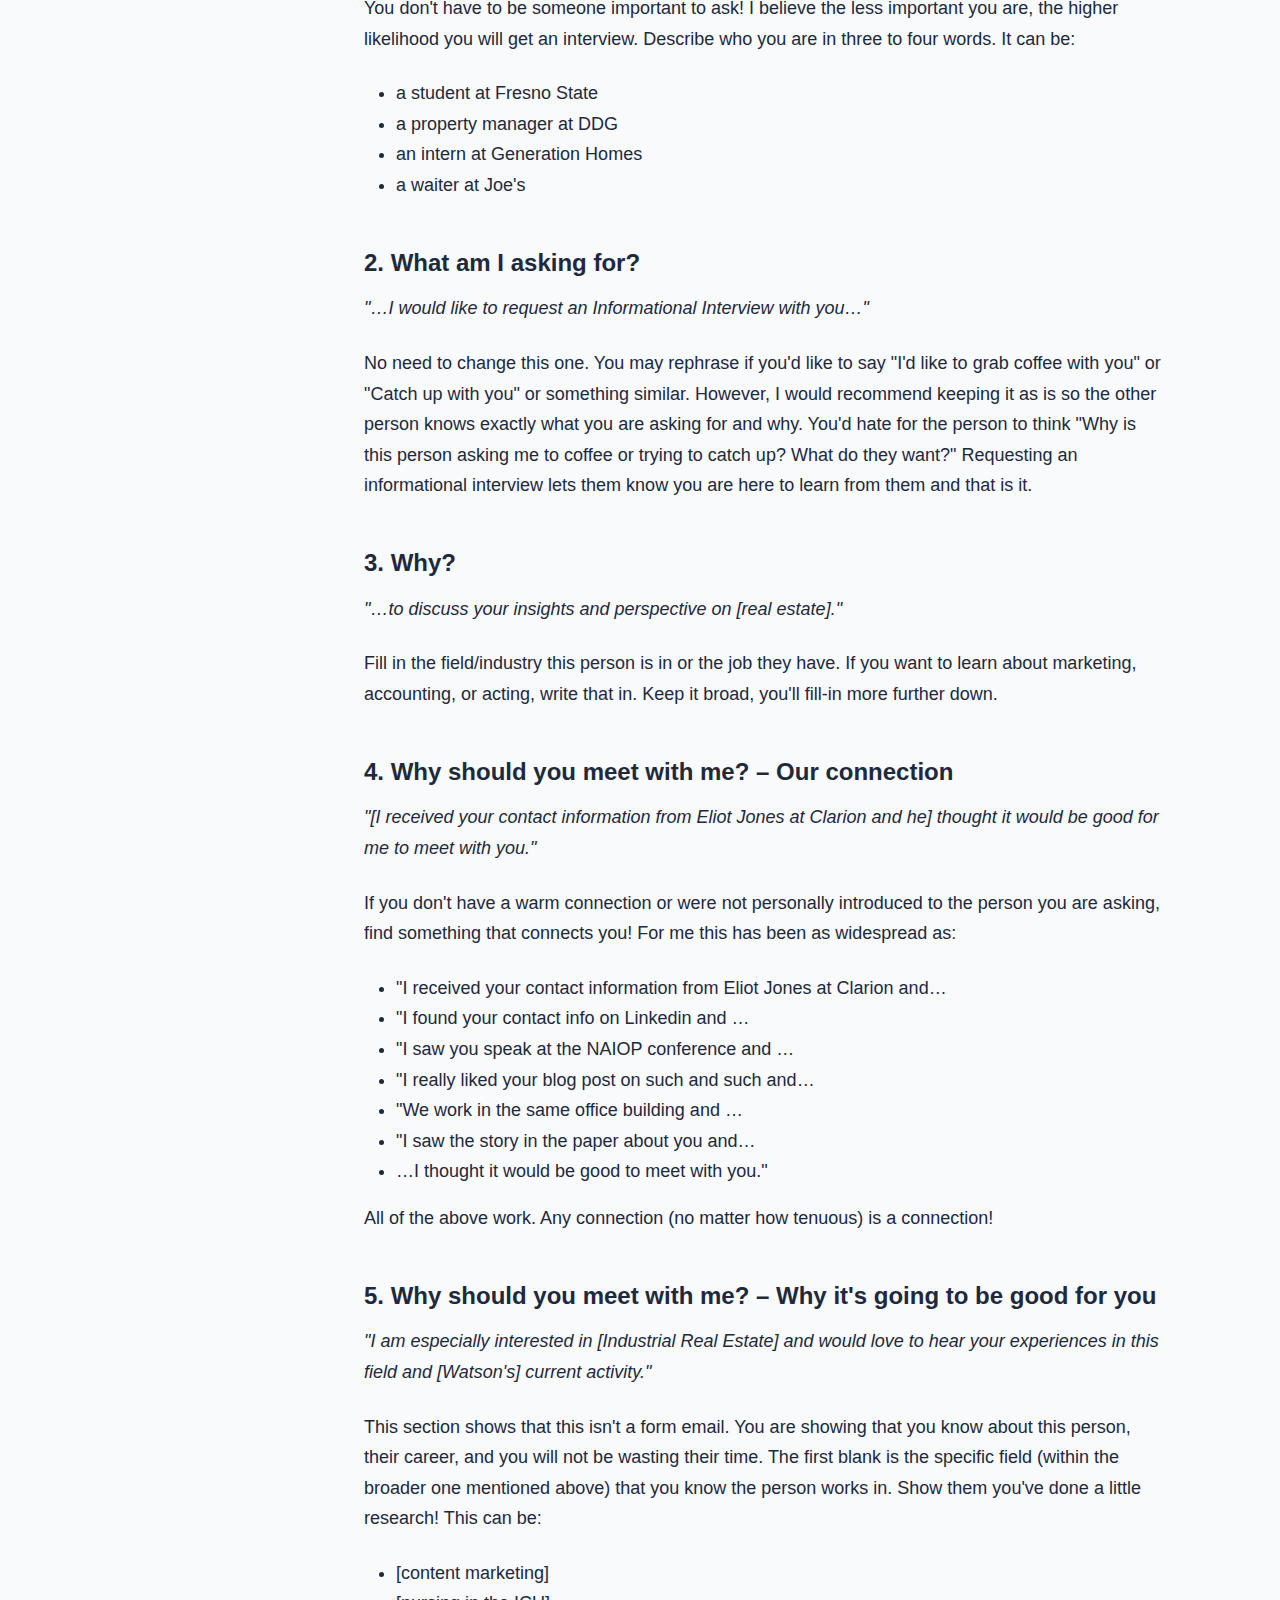
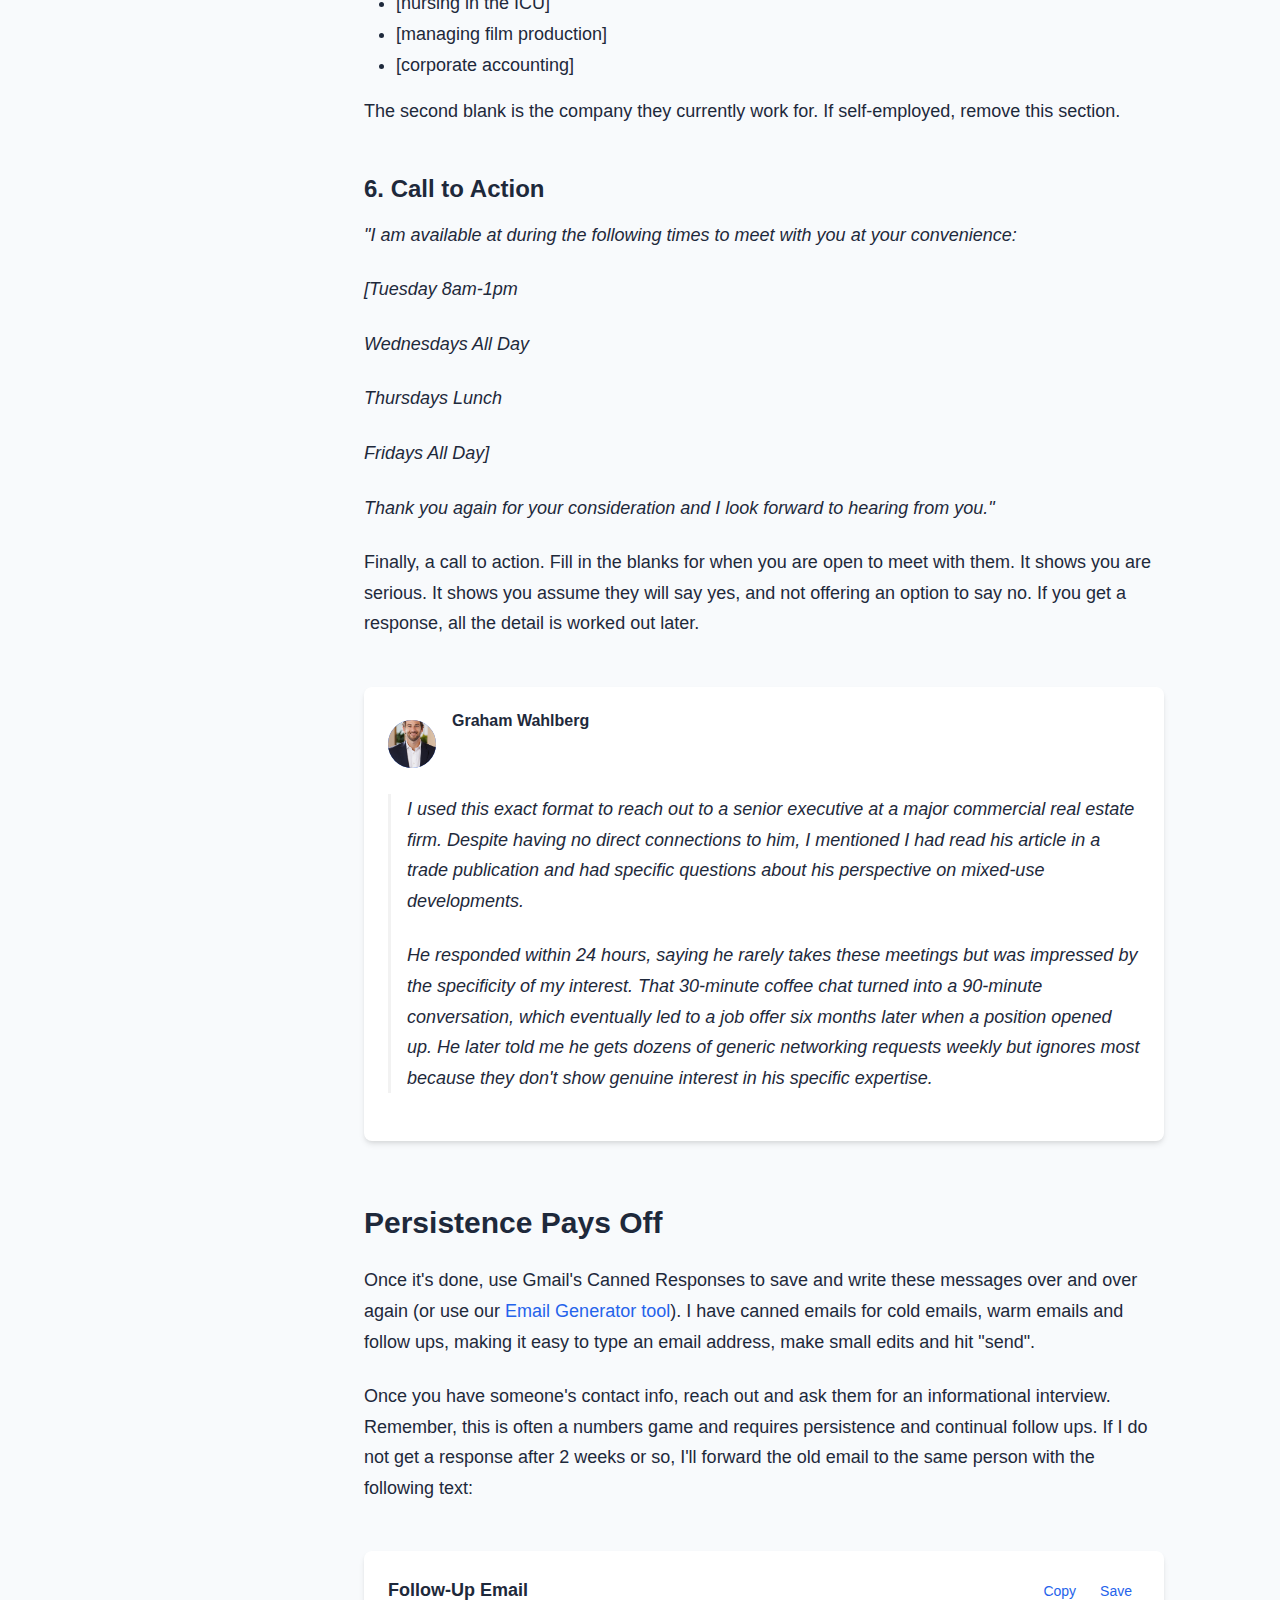
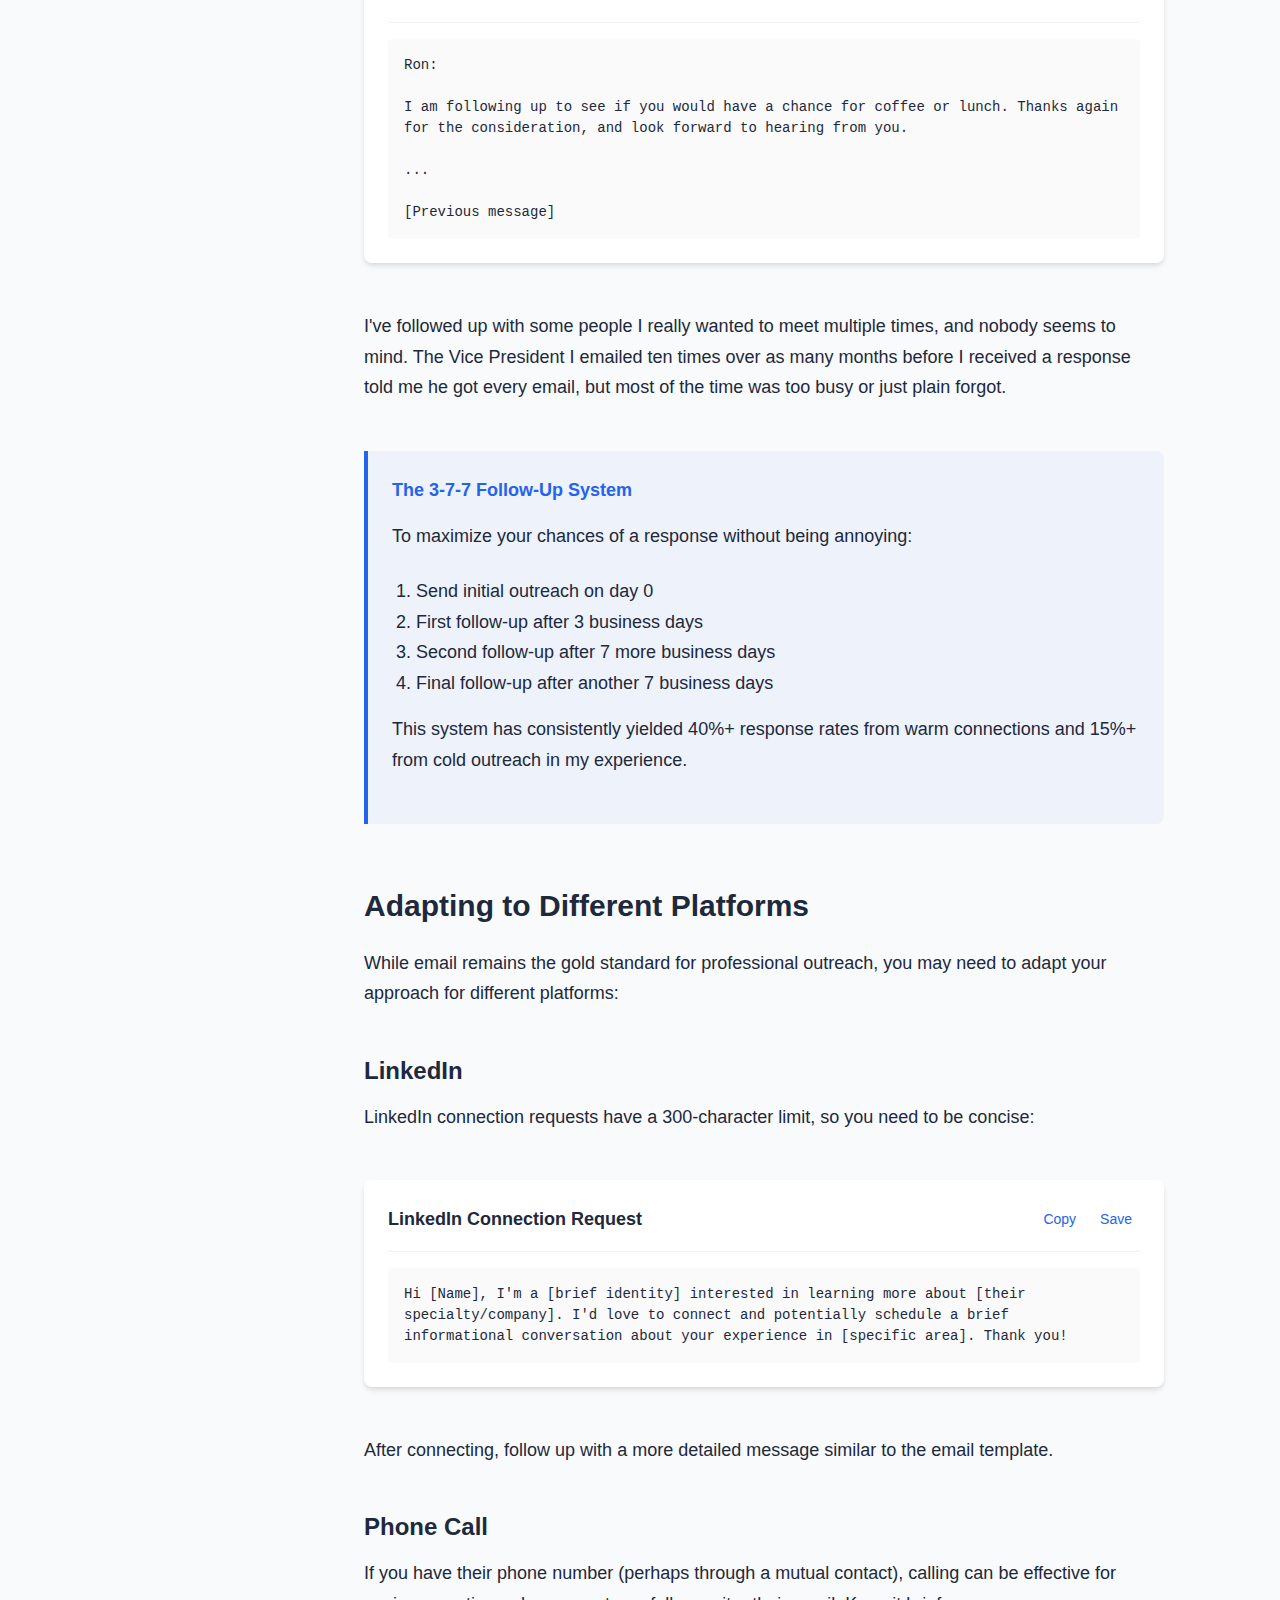
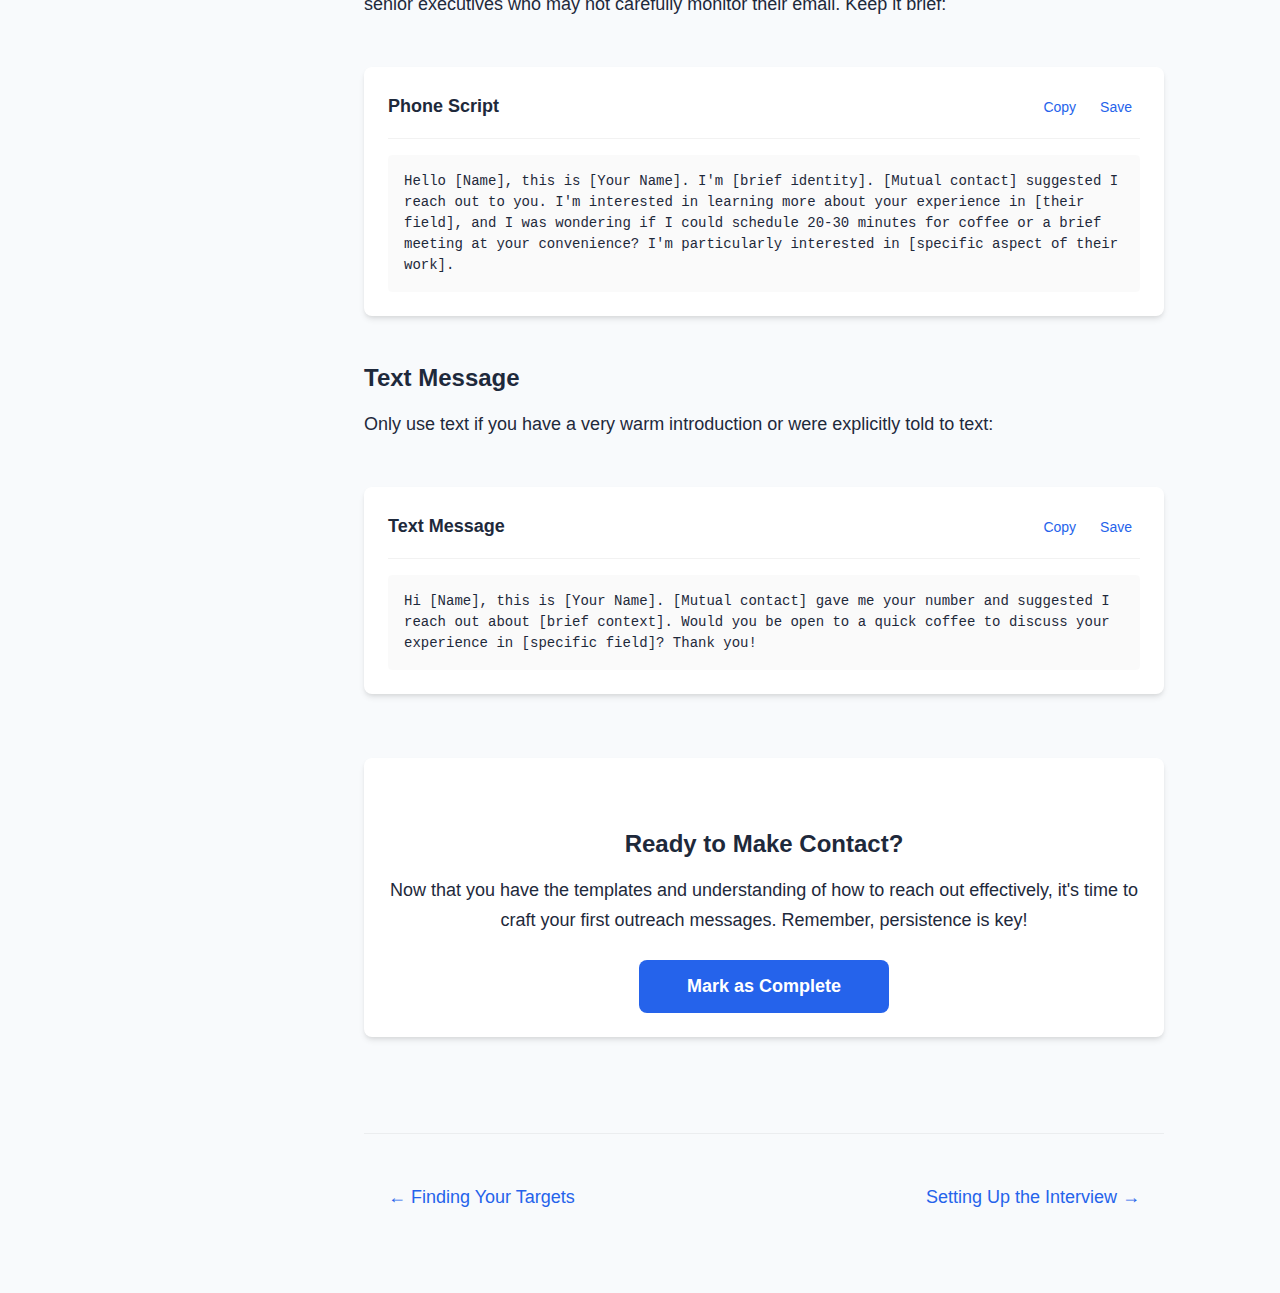
<file: content/module-4/index.html>
<!DOCTYPE html>
<html lang="en">
<head>
  <meta charset="UTF-8">
  <meta name="viewport" content="width=device-width, initial-scale=1.0">
  <title>Making Contact | Informational Interviews</title>
  <link rel="stylesheet" href="../../styles/main.css">
  <meta name="description" content="Learn the proven strategies for reaching out to potential contacts and getting them to agree to informational interviews.">
</head>
<!-- Universal Site Header for CONTENT MODULES directory -->
<header class="site-header">
    <div class="container">
      <a href="../../index.html" class="logo">Informational Interviews</a>
      <nav class="main-nav">
        <ul>
          <li><a href="../../index.html#about">About</a></li>
          <li><a href="../../index.html#journey">The Process</a></li>
          <li><a href="../../index.html#stories">Success Stories</a></li>
          <li class="dropdown">
            <a href="#" class="dropdown-toggle">Tools <span class="dropdown-icon">▼</span></a>
            <ul class="dropdown-menu">
              <li><a href="../../tools/email-generator.html">Email Templates</a></li>
              <li><a href="../../tools/question-bank.html">Question Library</a></li>
              <li><a href="../../tools/contact-tracker.html">Contact Tracker</a></li>
              <li><a href="../../tools/scheduler.html">30-Day Plan</a></li>
            </ul>
          </li>
          <li><a href="../module-1/index.html" class="cta-button">Read the Guide</a></li>
        </ul>
      </nav>
      <button class="menu-toggle" aria-label="Toggle menu">
        <span></span>
        <span></span>
        <span></span>
      </button>
    </div>
  </header>
  
<body>
  <div class="module-layout">
    <!-- Sidebar Navigation -->
    <aside class="module-sidebar">
      <div class="sidebar-header">
        <a href="../../index.html" class="sidebar-logo">Informational Interviews</a>
        <div class="progress-container">
          <div class="progress-bar" style="width: 40%"></div>
        </div>
        <div class="progress-text">40% complete</div>
      </div>
      
      <div class="nav-group">
        <div class="nav-section">The Process</div>
        <ul class="nav-items">
          <li class="nav-item completed"><a href="../module-1/index.html">Introduction</a></li>
          <li class="nav-item completed"><a href="../module-2/index.html">The Power of Informational Interviews</a></li>
          <li class="nav-item completed"><a href="../module-3/index.html">Finding Your Targets</a></li>
          <li class="nav-item active"><a href="../module-4/index.html">Making Contact</a></li>
          <li class="nav-item"><a href="../module-5/index.html">Setting Up the Interview</a></li>
          <li class="nav-item"><a href="../module-6/index.html">The Interview Experience</a></li>
          <li class="nav-item"><a href="../module-7/index.html">The Two Magic Questions</a></li>
          <li class="nav-item"><a href="../module-8/index.html">Following Up</a></li>
        </ul>
      </div>
      
      <div class="nav-group">
        <div class="nav-section">Tools & Templates</div>
        <ul class="nav-items">
          <li class="nav-item"><a href="../../tools/email-generator.html">Email Templates</a></li>
          <li class="nav-item"><a href="../../tools/contact-tracker.html">Contact Tracker</a></li>
          <li class="nav-item"><a href="../../tools/question-bank.html">Question Library</a></li>
          <li class="nav-item"><a href="../../tools/scheduler.html">30-Day Plan</a></li>
        </ul>
      </div>
    </aside>
    
    <!-- Main Content -->
    <main class="module-content">
      <div class="breadcrumb">
        <a href="../../index.html">Home</a>
        <span class="breadcrumb-separator">›</span>
        <a href="../module-1/index.html">The Process</a>
        <span class="breadcrumb-separator">›</span>
        <span>Making Contact</span>
      </div>
      
      <header class="module-header">
        <h1 class="module-title">Making Contact</h1>
        <p class="module-subtitle">Learn the proven strategies for reaching out to potential contacts and getting them to agree to informational interviews.</p>
      </header>
      
      <div class="module-content-body">
        <h2>Reaching Out Effectively</h2>
        
        <p>Now that you've picked someone to ask, how do you ask them and why will they say yes? This part of the process can often take the longest and require the most persistence. You will need to be okay with being rejected or ignored, emailing or contacting someone multiple times, and working hard to get interviews. Over the course of graduate school, I emailed and followed up with the same person over ten times before I was able to meet with him. The crazy part was: he really didn't mind. I was one of 100's of emails he got per day, and he didn't think I was bothering him at all. Getting the interview is the hardest part of the process.</p>
        
        <h2>Why People Say Yes</h2>
        
        <p>When I first started doing informationals, I constantly wondered why anyone would say yes to my request for one. I have been ignored far more than responded to "yes" or "no". Looking back through a season of lots of interviews, I was only responded to by 30-40% of warm introductions and maybe ten percent of cold introductions. Usually people I've asked have never done an informational interview, do not know what to expect, and need to be explained why you want to meet with them.</p>
        
        <p>These barriers are low enough, though, even if the interviewee has his initial objections. Why? People love to help, love to give and it makes them feel good. It strokes their egos, making them feel important enough for someone to ask about their life and to learn from them. Most people love giving advice and offering to help in any way possible. Many just need a reason or forum to do so, but no one has ever asked. I am continually amazed at how many "industry veterans" I meet who tell me: "I love doing these, but I only do a handful each year. I really don't understand why more people don't reach out?"</p>
        
        <div class="interactive-note">
          <div class="interactive-note-title">The Psychology of Yes</div>
          <p>People agree to informational interviews for several core psychological reasons:</p>
          <ul style="margin-left: 1rem;">
            <li><strong>Status and Recognition</strong> - Being asked for advice affirms their expertise</li>
            <li><strong>Reciprocity</strong> - Many benefited from similar help in their early career</li>
            <li><strong>Generosity</strong> - Most people genuinely enjoy helping others</li>
            <li><strong>Self-reflection</strong> - Talking about their work helps them process their own journey</li>
            <li><strong>Network expansion</strong> - They're curious about new connections too</li>
          </ul>
        </div>
        
        <p>But if this is true, then why was I ignored so many times? I usually chalk it up to 90% busyness and 10% "they don't want to meet with you." I now get hundreds of emails per day and it is difficult to give a thoughtful response to non-priority emails. Generally, I often ignore one-off emails from people I don't know or save them for later. These saved emails often get lost. Busy seasons cause non-urgent emails to be skipped over. Often I may not respond to someone until they have emailed me two to three times so I know they are serious and not just blasting emails to hundreds of people. Persistence is key and you really cannot bug someone too much in our modern "always on" world. The first thing you need to do is ask!</p>
        
        <h2>The Perfect Outreach Formula</h2>
        
        <p>Asking for an informational interview is simple and follows a straightforward formula:</p>
        
        <div class="highlight-box">
          <div class="highlight-box-title">Email Structure</div>
          <ol style="margin-left: 1.5rem;">
            <li>Who am I?</li>
            <li>What am I asking for?</li>
            <li>Why?</li>
            <li>Why should you meet with me? – Our connection</li>
            <li>Why should you meet with me? – Why it's going to be good for you</li>
            <li>Call to Action</li>
          </ol>
        </div>
        
        <p>To make this concrete, below is the "form request email" I've used in hundreds of emails and conversations to get informationals:</p>
        
        <div class="template-box">
          <div class="template-box-header">
            <div class="template-box-title">Sample Outreach Email</div>
            <div class="template-box-actions">
              <button class="action-button" onclick="copyTemplate('sample-email')">Copy</button>
              <button class="action-button" onclick="saveTemplate('sample-email')">Save</button>
            </div>
          </div>
          <div class="template-content" id="sample-email">Ron:

I am an MRED Candidate at USC and I would like to request an Informational Interview with you to discuss your insights and perspective on real estate. I received your contact information from Eliot Jones at Clarion and he thought it would be good for me to meet with you. I am especially interested in Industrial Real Estate and would love to hear your experiences in this field and Watson's current activity.

I am available at during the following times to meet with you at your convenience:

Tuesday                8am-1pm

Wednesdays         All Day

Thursdays            Lunch

Fridays                  All Day

Thank you again for your consideration and I look forward to hearing from you.</div>
        </div>
        
        <h2>Breaking Down the Formula</h2>
        
        <p>Let's analyze each part of this template to understand why it works so well:</p>
        
        <h3>1. Who am I?</h3>
        
        <p><em>"I am an [MRED Candidate at USC] and…"</em></p>
        
        <p>You don't have to be someone important to ask! I believe the less important you are, the higher likelihood you will get an interview. Describe who you are in three to four words. It can be:</p>
        
        <ul>
          <li>a student at Fresno State</li>
          <li>a property manager at DDG</li>
          <li>an intern at Generation Homes</li>
          <li>a waiter at Joe's</li>
        </ul>
        
        <h3>2. What am I asking for?</h3>
        
        <p><em>"…I would like to request an Informational Interview with you…"</em></p>
        
        <p>No need to change this one. You may rephrase if you'd like to say "I'd like to grab coffee with you" or "Catch up with you" or something similar. However, I would recommend keeping it as is so the other person knows exactly what you are asking for and why. You'd hate for the person to think "Why is this person asking me to coffee or trying to catch up? What do they want?" Requesting an informational interview lets them know you are here to learn from them and that is it.</p>
        
        <h3>3. Why?</h3>
        
        <p><em>"…to discuss your insights and perspective on [real estate]."</em></p>
        
        <p>Fill in the field/industry this person is in or the job they have. If you want to learn about marketing, accounting, or acting, write that in. Keep it broad, you'll fill-in more further down.</p>
        
        <h3>4. Why should you meet with me? – Our connection</h3>
        
        <p><em>"[I received your contact information from Eliot Jones at Clarion and he] thought it would be good for me to meet with you."</em></p>
        
        <p>If you don't have a warm connection or were not personally introduced to the person you are asking, find something that connects you! For me this has been as widespread as:</p>
        
        <ul>
          <li>"I received your contact information from Eliot Jones at Clarion and…</li>
          <li>"I found your contact info on Linkedin and …</li>
          <li>"I saw you speak at the NAIOP conference and …</li>
          <li>"I really liked your blog post on such and such and…</li>
          <li>"We work in the same office building and …</li>
          <li>"I saw the story in the paper about you and…</li>
          <li>…I thought it would be good to meet with you."</li>
        </ul>
        
        <p>All of the above work. Any connection (no matter how tenuous) is a connection!</p>
        
        <h3>5. Why should you meet with me? – Why it's going to be good for you</h3>
        
        <p><em>"I am especially interested in [Industrial Real Estate] and would love to hear your experiences in this field and [Watson's] current activity."</em></p>
        
        <p>This section shows that this isn't a form email. You are showing that you know about this person, their career, and you will not be wasting their time. The first blank is the specific field (within the broader one mentioned above) that you know the person works in. Show them you've done a little research! This can be:</p>
        
        <ul>
          <li>[content marketing]</li>
          <li>[nursing in the ICU]</li>
          <li>[managing film production]</li>
          <li>[corporate accounting]</li>
        </ul>
        
        <p>The second blank is the company they currently work for. If self-employed, remove this section.</p>
        
        <h3>6. Call to Action</h3>
        
        <p><em>"I am available at during the following times to meet with you at your convenience:</em></p>
        
        <p><em>[Tuesday 8am-1pm</em></p>
        
        <p><em>Wednesdays All Day</em></p>
        
        <p><em>Thursdays Lunch</em></p>
        
        <p><em>Fridays All Day]</em></p>
        
        <p><em>Thank you again for your consideration and I look forward to hearing from you."</em></p>
        
        <p>Finally, a call to action. Fill in the blanks for when you are open to meet with them. It shows you are serious. It shows you assume they will say yes, and not offering an option to say no. If you get a response, all the detail is worked out later.</p>
        
        <div class="success-story-box">
          <div class="success-story-header">
            <div class="author-avatar">
              <img src="../../images/success-stories/gw.jpg" alt="Graham Wahlberg" onerror="this.innerHTML='GW'">
            </div>
            <div class="author-info">
              <h4>Graham Wahlberg</h4>
              <p>Real Estate Developer</p>
            </div>
          </div>
          <div class="success-story-content">
            <p>I used this exact format to reach out to a senior executive at a major commercial real estate firm. Despite having no direct connections to him, I mentioned I had read his article in a trade publication and had specific questions about his perspective on mixed-use developments.</p>
            <p>He responded within 24 hours, saying he rarely takes these meetings but was impressed by the specificity of my interest. That 30-minute coffee chat turned into a 90-minute conversation, which eventually led to a job offer six months later when a position opened up. He later told me he gets dozens of generic networking requests weekly but ignores most because they don't show genuine interest in his specific expertise.</p>
          </div>
        </div>
        
        <h2>Persistence Pays Off</h2>
        
        <p>Once it's done, use Gmail's Canned Responses to save and write these messages over and over again (or use our <a href="../../tools/email-generator.html">Email Generator tool</a>). I have canned emails for cold emails, warm emails and follow ups, making it easy to type an email address, make small edits and hit "send".</p>
        
        <p>Once you have someone's contact info, reach out and ask them for an informational interview. Remember, this is often a numbers game and requires persistence and continual follow ups. If I do not get a response after 2 weeks or so, I'll forward the old email to the same person with the following text:</p>
        
        <div class="template-box">
          <div class="template-box-header">
            <div class="template-box-title">Follow-Up Email</div>
            <div class="template-box-actions">
              <button class="action-button" onclick="copyTemplate('followup-email')">Copy</button>
              <button class="action-button" onclick="saveTemplate('followup-email')">Save</button>
            </div>
          </div>
          <div class="template-content" id="followup-email">Ron:

I am following up to see if you would have a chance for coffee or lunch. Thanks again for the consideration, and look forward to hearing from you.

...

[Previous message]</div>
        </div>
        
        <p>I've followed up with some people I really wanted to meet multiple times, and nobody seems to mind. The Vice President I emailed ten times over as many months before I received a response told me he got every email, but most of the time was too busy or just plain forgot.</p>
        
        <div class="highlight-box">
          <div class="highlight-box-title">The 3-7-7 Follow-Up System</div>
          <p>To maximize your chances of a response without being annoying:</p>
          <ol style="margin-left: 1.5rem;">
            <li>Send initial outreach on day 0</li>
            <li>First follow-up after 3 business days</li>
            <li>Second follow-up after 7 more business days</li>
            <li>Final follow-up after another 7 business days</li>
          </ol>
          <p>This system has consistently yielded 40%+ response rates from warm connections and 15%+ from cold outreach in my experience.</p>
        </div>
        
        <h2>Adapting to Different Platforms</h2>
        
        <p>While email remains the gold standard for professional outreach, you may need to adapt your approach for different platforms:</p>
        
        <h3>LinkedIn</h3>
        
        <p>LinkedIn connection requests have a 300-character limit, so you need to be concise:</p>
        
        <div class="template-box">
          <div class="template-box-header">
            <div class="template-box-title">LinkedIn Connection Request</div>
            <div class="template-box-actions">
              <button class="action-button" onclick="copyTemplate('linkedin-request')">Copy</button>
              <button class="action-button" onclick="saveTemplate('linkedin-request')">Save</button>
            </div>
          </div>
          <div class="template-content" id="linkedin-request">Hi [Name], I'm a [brief identity] interested in learning more about [their specialty/company]. I'd love to connect and potentially schedule a brief informational conversation about your experience in [specific area]. Thank you!</div>
        </div>
        
        <p>After connecting, follow up with a more detailed message similar to the email template.</p>
        
        <h3>Phone Call</h3>
        
        <p>If you have their phone number (perhaps through a mutual contact), calling can be effective for senior executives who may not carefully monitor their email. Keep it brief:</p>
        
        <div class="template-box">
          <div class="template-box-header">
            <div class="template-box-title">Phone Script</div>
            <div class="template-box-actions">
              <button class="action-button" onclick="copyTemplate('phone-script')">Copy</button>
              <button class="action-button" onclick="saveTemplate('phone-script')">Save</button>
            </div>
          </div>
          <div class="template-content" id="phone-script">Hello [Name], this is [Your Name]. I'm [brief identity]. [Mutual contact] suggested I reach out to you. I'm interested in learning more about your experience in [their field], and I was wondering if I could schedule 20-30 minutes for coffee or a brief meeting at your convenience? I'm particularly interested in [specific aspect of their work].</div>
        </div>
        
        <h3>Text Message</h3>
        
        <p>Only use text if you have a very warm introduction or were explicitly told to text:</p>
        
        <div class="template-box">
          <div class="template-box-header">
            <div class="template-box-title">Text Message</div>
            <div class="template-box-actions">
              <button class="action-button" onclick="copyTemplate('text-message')">Copy</button>
              <button class="action-button" onclick="saveTemplate('text-message')">Save</button>
            </div>
          </div>
          <div class="template-content" id="text-message">Hi [Name], this is [Your Name]. [Mutual contact] gave me your number and suggested I reach out about [brief context]. Would you be open to a quick coffee to discuss your experience in [specific field]? Thank you!</div>
        </div>
        
        <div class="completion-container">
          <h3>Ready to Make Contact?</h3>
          <p>Now that you have the templates and understanding of how to reach out effectively, it's time to craft your first outreach messages. Remember, persistence is key!</p>
          <button id="complete-button" class="primary-button">Mark as Complete</button>
        </div>
        
        <div class="navigation-buttons">
          <a href="../module-3/index.html" class="nav-button">← Finding Your Targets</a>
          <a href="../module-5/index.html" class="nav-button">Setting Up the Interview →</a>
        </div>
      </div>
    </main>
    
    <!-- Mobile Sidebar Toggle
    <button class="sidebar-toggle" id="sidebar-toggle" aria-label="Toggle navigation">
      <svg xmlns="http://www.w3.org/2000/svg" width="24" height="24" viewBox="0 0 24 24" fill="none" stroke="currentColor" stroke-width="2" stroke-linecap="round" stroke-linejoin="round">
        <line x1="3" y1="12" x2="21" y2="12"></line>
        <line x1="3" y1="6" x2="21" y2="6"></line>
        <line x1="3" y1="18" x2="21" y2="18"></line>
      </svg>
    </button>
  </div> -->

  <script src="../../scripts/main.js"></script>
</body>
</html>
</file>
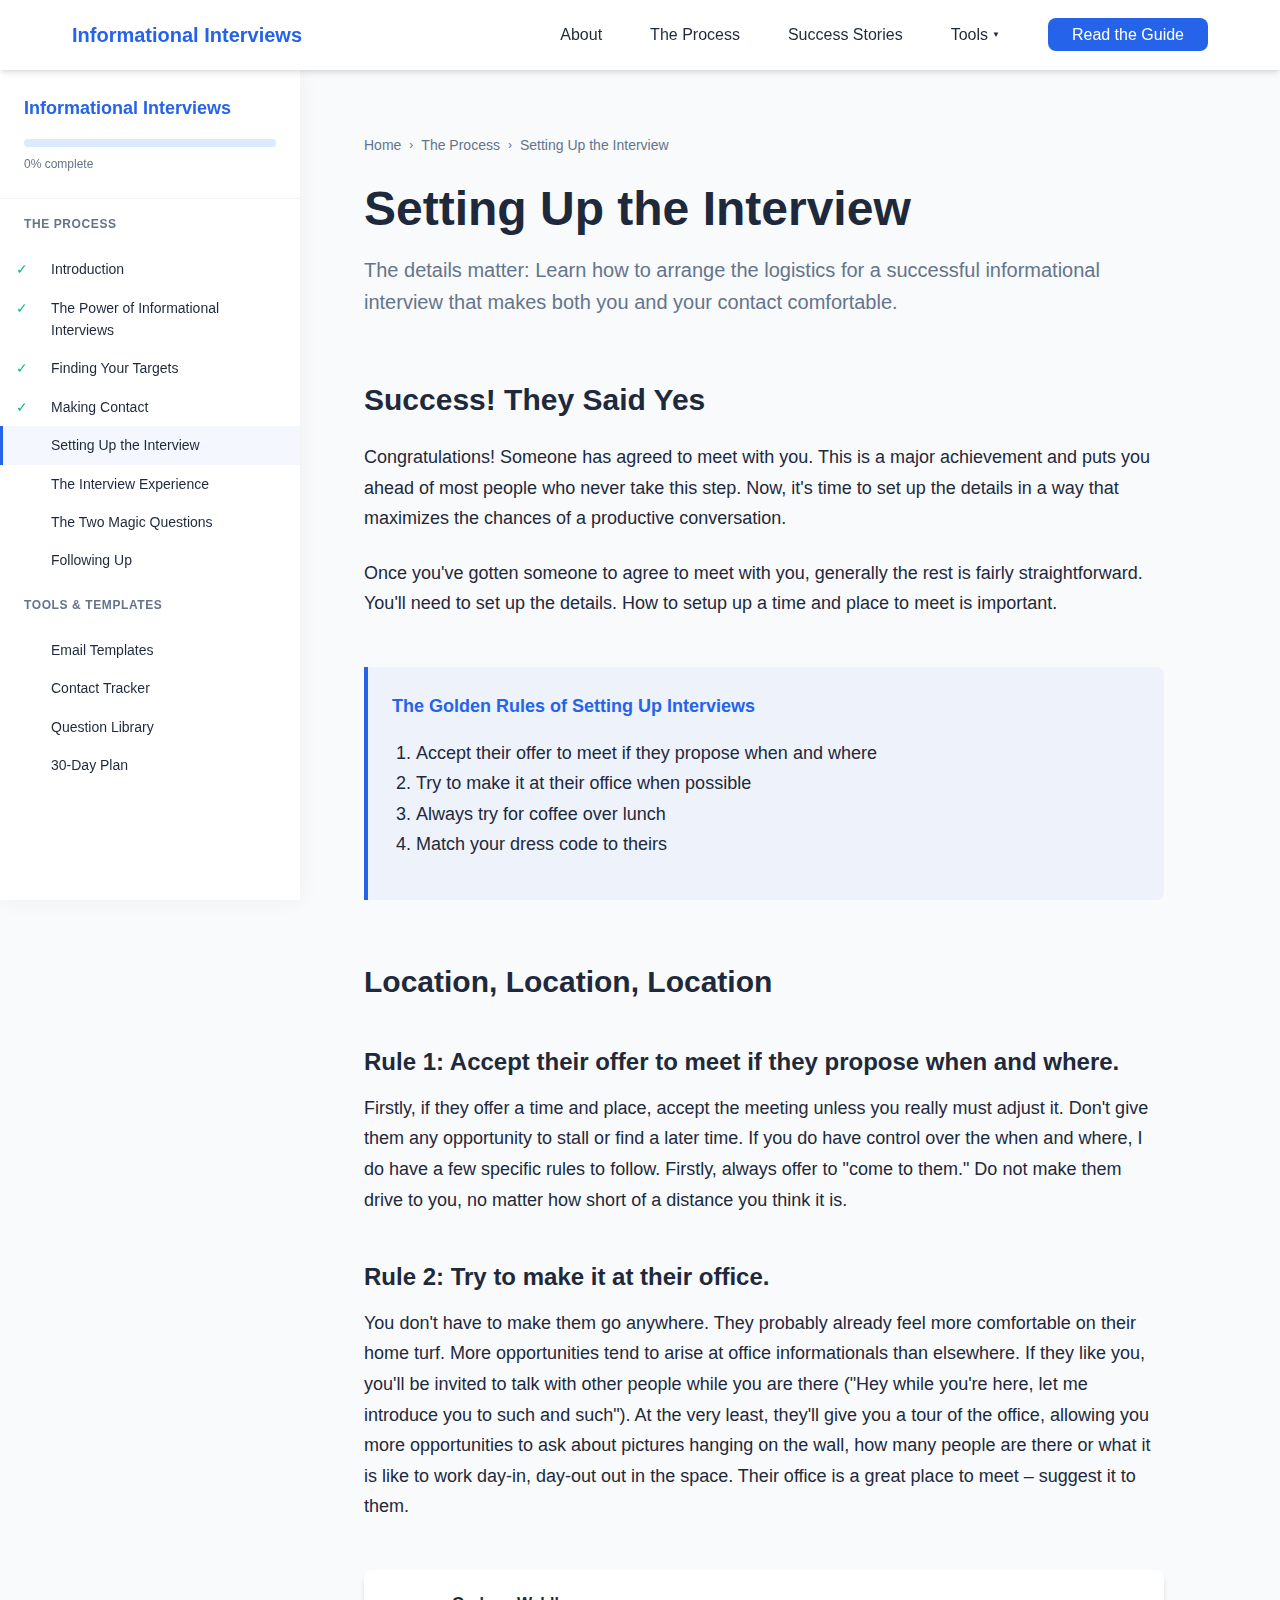
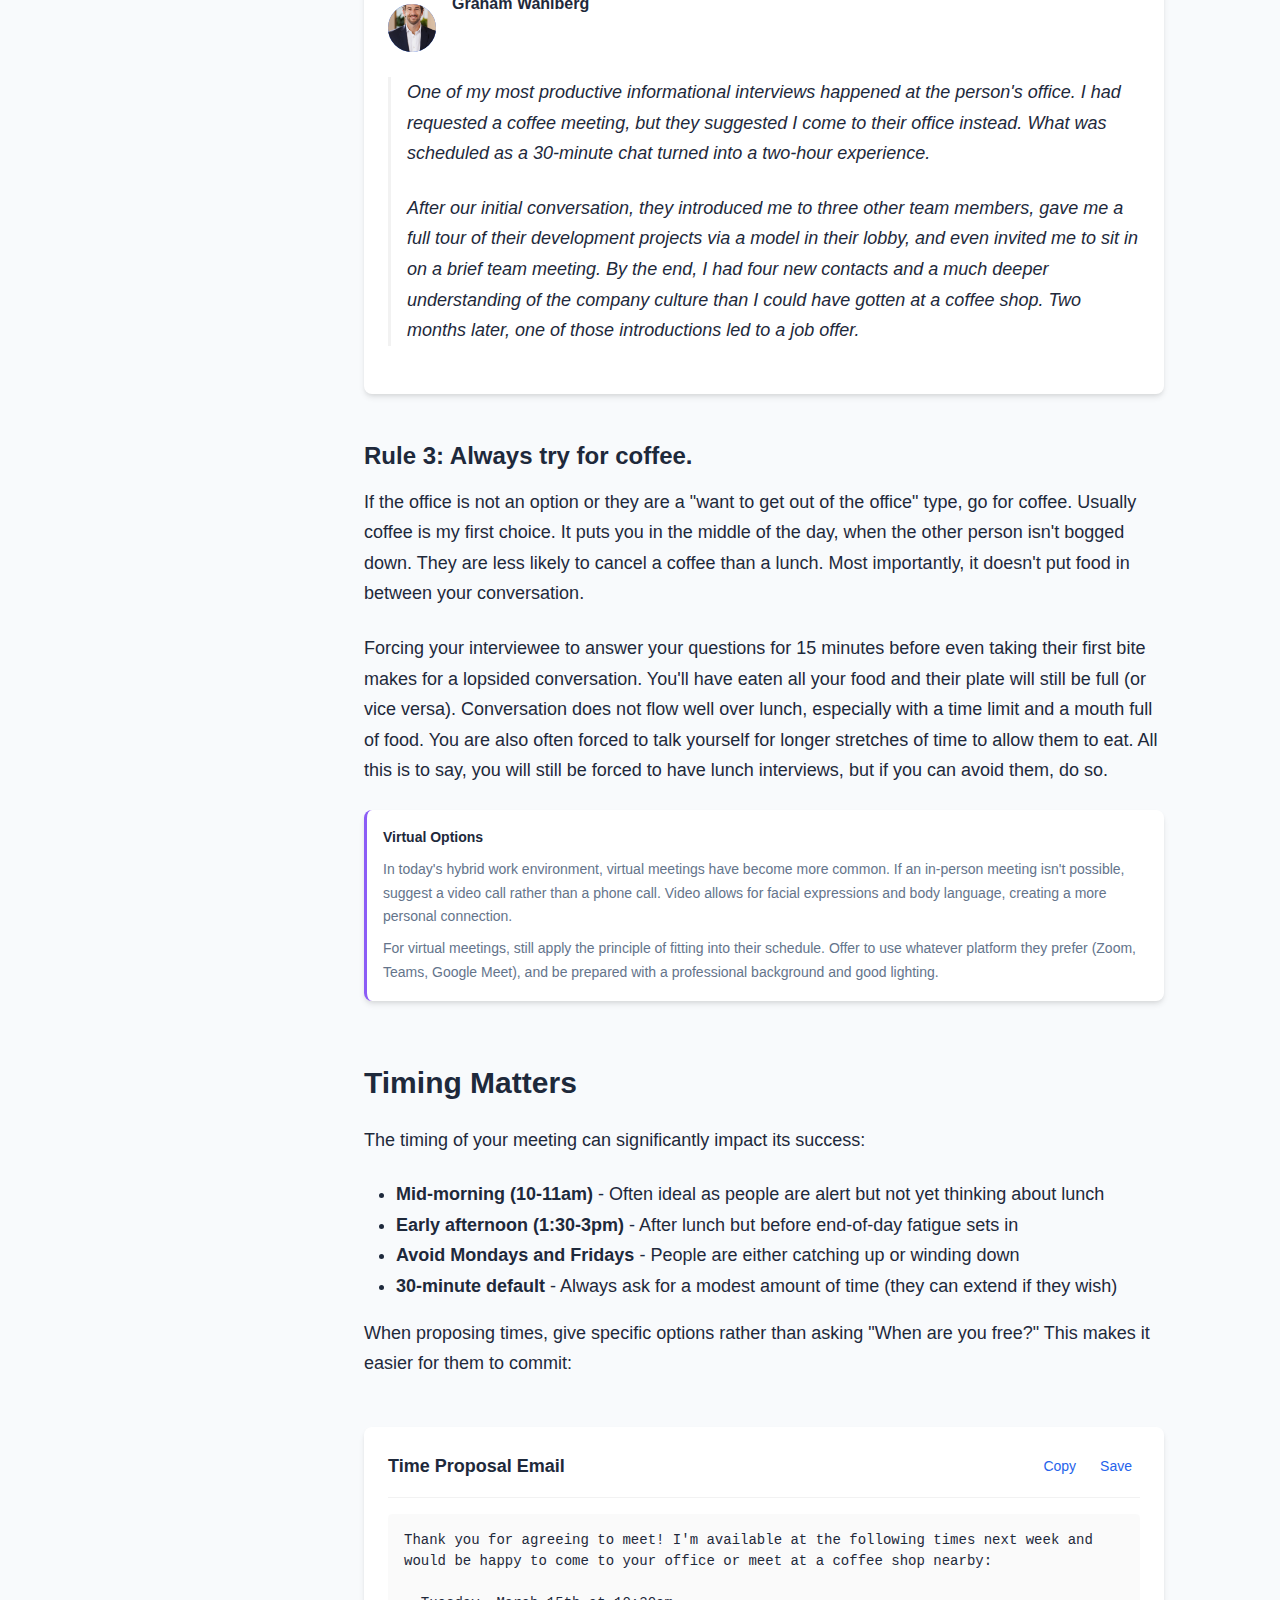
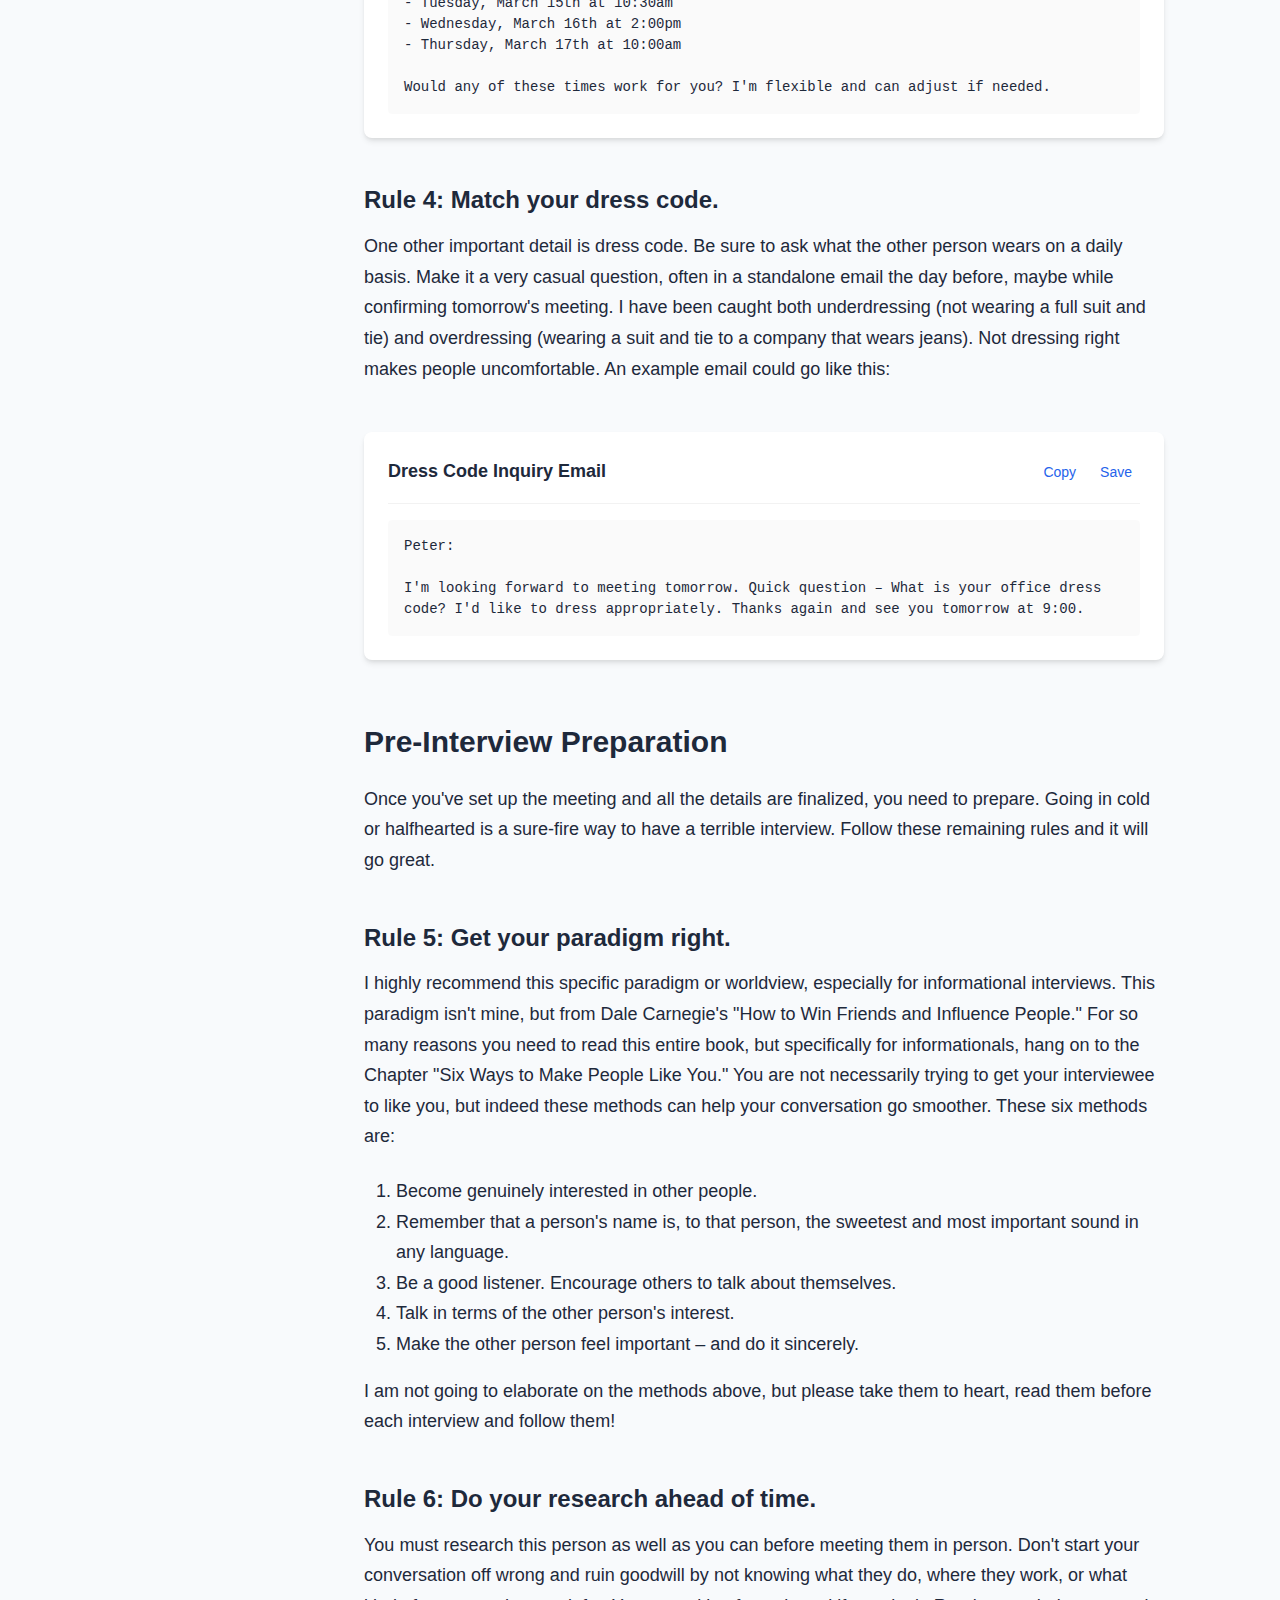
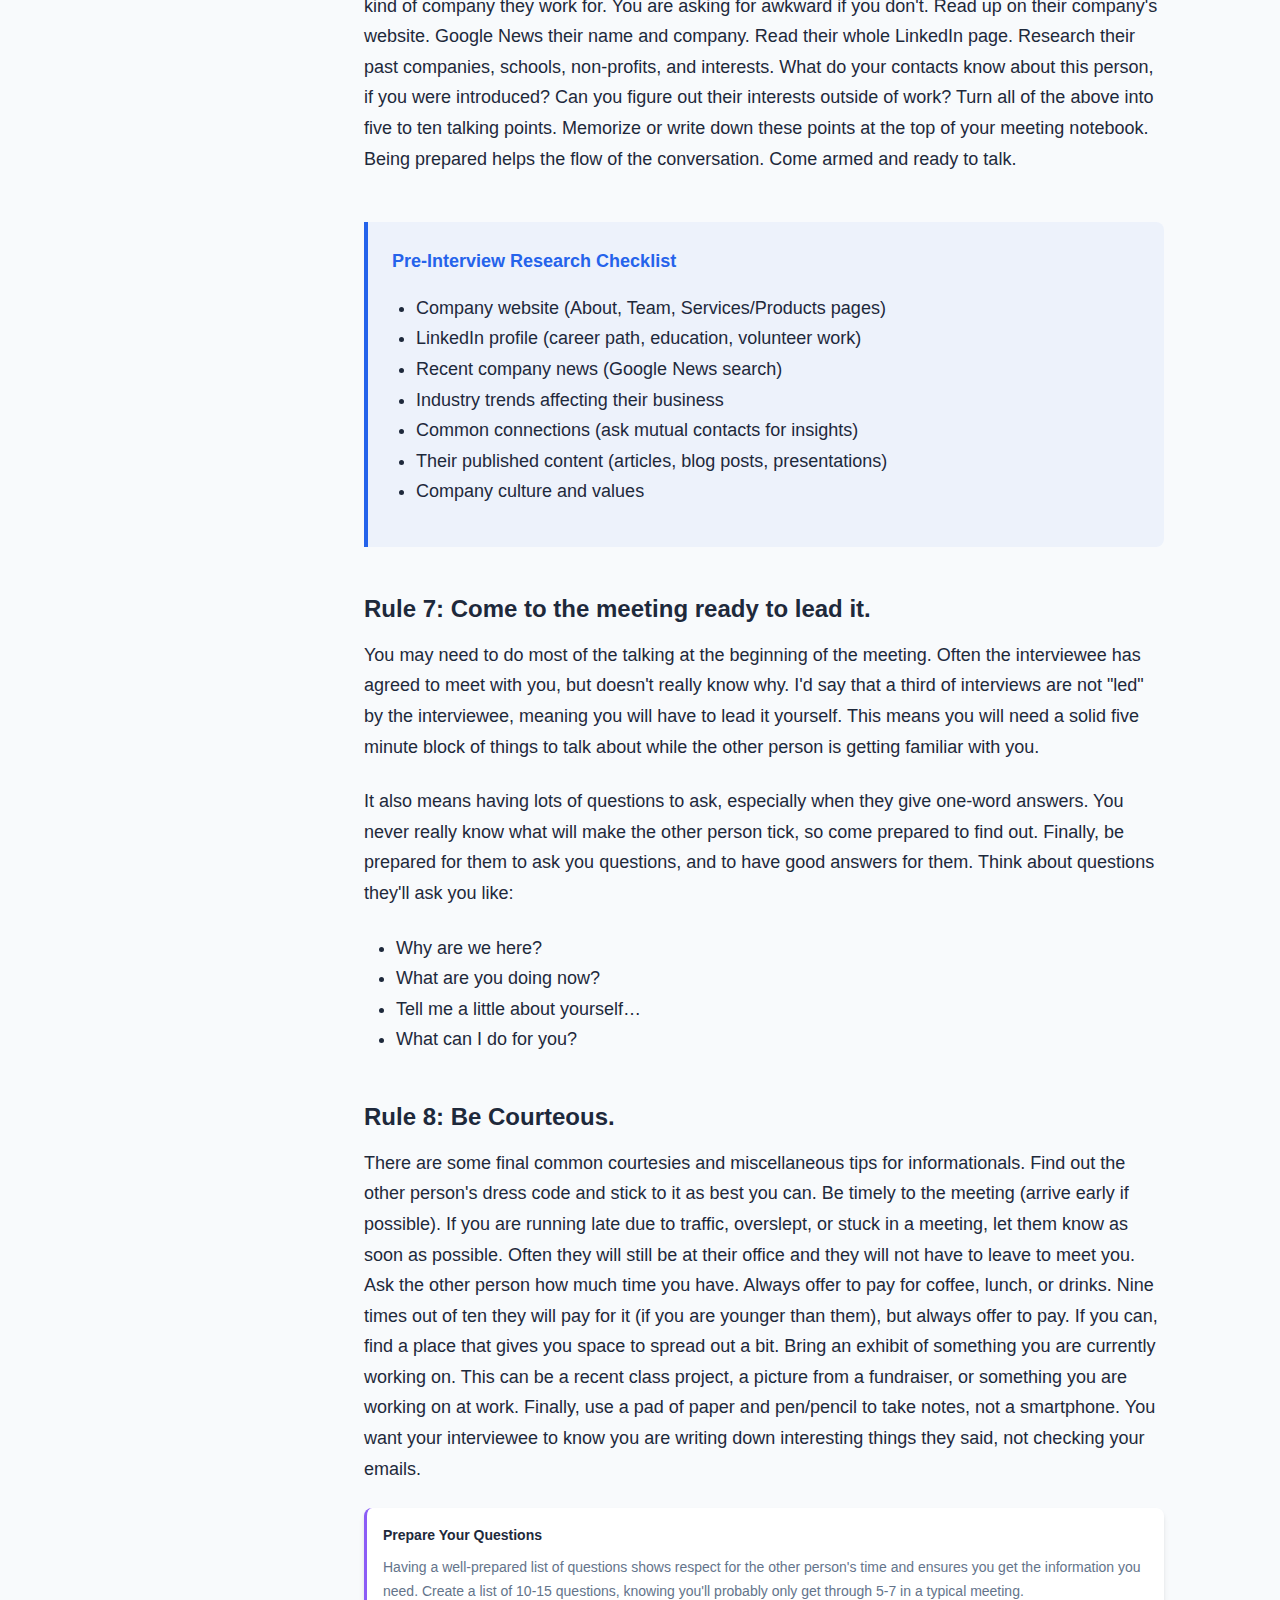
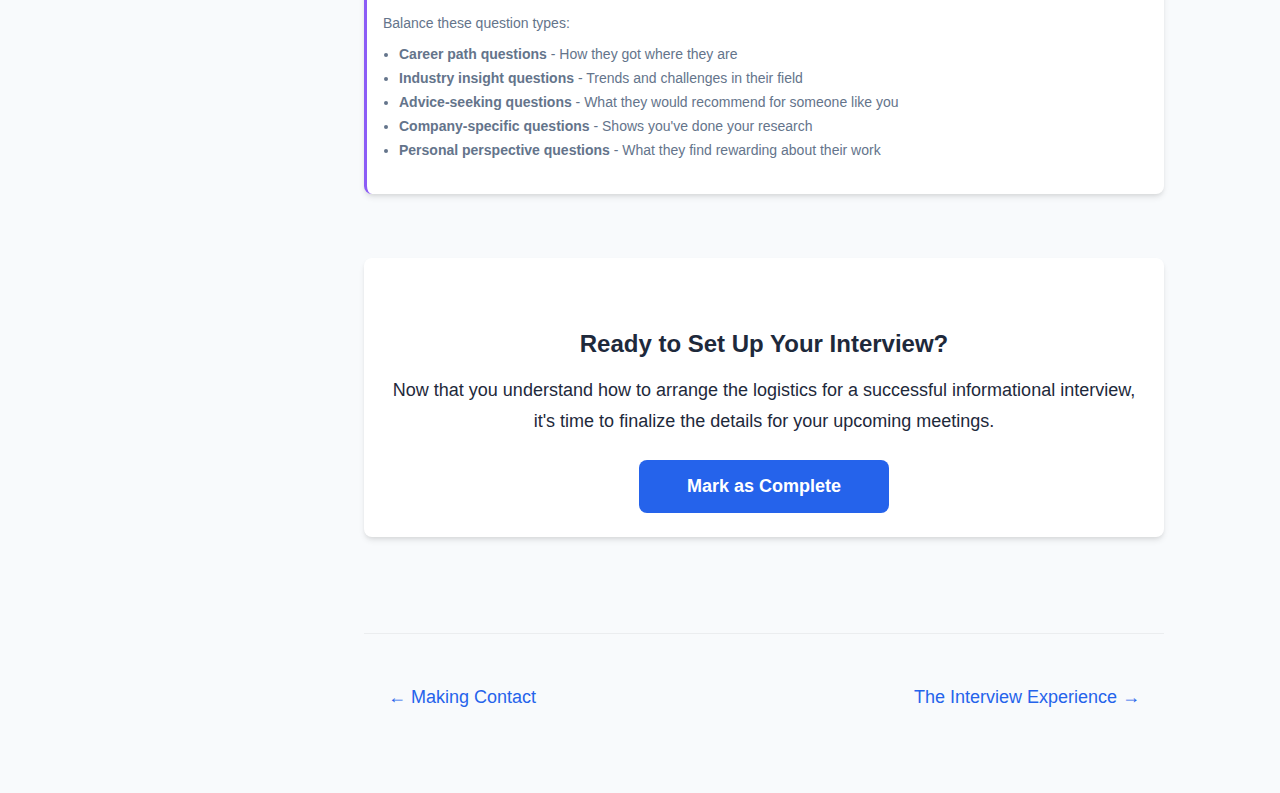
<file: content/module-5/index.html>
<!DOCTYPE html>
<html lang="en">
<head>
  <meta charset="UTF-8">
  <meta name="viewport" content="width=device-width, initial-scale=1.0">
  <title>Setting Up the Interview | Informational Interviews</title>
  <link rel="stylesheet" href="../../styles/main.css">
  <meta name="description" content="Learn how to properly arrange the logistics for your informational interviews, including location, timing, and preparation.">
</head>
<!-- Universal Site Header for CONTENT MODULES directory -->
<header class="site-header">
    <div class="container">
      <a href="../../index.html" class="logo">Informational Interviews</a>
      <nav class="main-nav">
        <ul>
          <li><a href="../../index.html#about">About</a></li>
          <li><a href="../../index.html#journey">The Process</a></li>
          <li><a href="../../index.html#stories">Success Stories</a></li>
          <li class="dropdown">
            <a href="#" class="dropdown-toggle">Tools <span class="dropdown-icon">▼</span></a>
            <ul class="dropdown-menu">
              <li><a href="../../tools/email-generator.html">Email Templates</a></li>
              <li><a href="../../tools/question-bank.html">Question Library</a></li>
              <li><a href="../../tools/contact-tracker.html">Contact Tracker</a></li>
              <li><a href="../../tools/scheduler.html">30-Day Plan</a></li>
            </ul>
          </li>
          <li><a href="../module-1/index.html" class="cta-button">Read the Guide</a></li>
        </ul>
      </nav>
      <button class="menu-toggle" aria-label="Toggle menu">
        <span></span>
        <span></span>
        <span></span>
      </button>
    </div>
  </header>
<body>
  <div class="module-layout">
    <!-- Sidebar Navigation -->
    <aside class="module-sidebar">
      <div class="sidebar-header">
        <a href="../../index.html" class="sidebar-logo">Informational Interviews</a>
        <div class="progress-container">
          <div class="progress-bar" style="width: 50%"></div>
        </div>
        <div class="progress-text">50% complete</div>
      </div>
      
      <div class="nav-group">
        <div class="nav-section">The Process</div>
        <ul class="nav-items">
          <li class="nav-item completed"><a href="../module-1/index.html">Introduction</a></li>
          <li class="nav-item completed"><a href="../module-2/index.html">The Power of Informational Interviews</a></li>
          <li class="nav-item completed"><a href="../module-3/index.html">Finding Your Targets</a></li>
          <li class="nav-item completed"><a href="../module-4/index.html">Making Contact</a></li>
          <li class="nav-item active"><a href="../module-5/index.html">Setting Up the Interview</a></li>
          <li class="nav-item"><a href="../module-6/index.html">The Interview Experience</a></li>
          <li class="nav-item"><a href="../module-7/index.html">The Two Magic Questions</a></li>
          <li class="nav-item"><a href="../module-8/index.html">Following Up</a></li>
        </ul>
      </div>
      
      <div class="nav-group">
        <div class="nav-section">Tools & Templates</div>
        <ul class="nav-items">
          <li class="nav-item"><a href="../../tools/email-generator.html">Email Templates</a></li>
          <li class="nav-item"><a href="../../tools/contact-tracker.html">Contact Tracker</a></li>
          <li class="nav-item"><a href="../../tools/question-bank.html">Question Library</a></li>
          <li class="nav-item"><a href="../../tools/scheduler.html">30-Day Plan</a></li>
        </ul>
      </div>
    </aside>
    
    <!-- Main Content -->
    <main class="module-content">
      <div class="breadcrumb">
        <a href="../../index.html">Home</a>
        <span class="breadcrumb-separator">›</span>
        <a href="../module-1/index.html">The Process</a>
        <span class="breadcrumb-separator">›</span>
        <span>Setting Up the Interview</span>
      </div>
      
      <header class="module-header">
        <h1 class="module-title">Setting Up the Interview</h1>
        <p class="module-subtitle">The details matter: Learn how to arrange the logistics for a successful informational interview that makes both you and your contact comfortable.</p>
      </header>
      
      <div class="module-content-body">
        <h2>Success! They Said Yes</h2>
        
        <p>Congratulations! Someone has agreed to meet with you. This is a major achievement and puts you ahead of most people who never take this step. Now, it's time to set up the details in a way that maximizes the chances of a productive conversation.</p>
        
        <p>Once you've gotten someone to agree to meet with you, generally the rest is fairly straightforward. You'll need to set up the details. How to setup up a time and place to meet is important.</p>
        
        <div class="highlight-box">
          <div class="highlight-box-title">The Golden Rules of Setting Up Interviews</div>
          <ol style="margin-left: 1.5rem;">
            <li>Accept their offer to meet if they propose when and where</li>
            <li>Try to make it at their office when possible</li>
            <li>Always try for coffee over lunch</li>
            <li>Match your dress code to theirs</li>
          </ol>
        </div>
        
        <h2>Location, Location, Location</h2>
        
        <h3>Rule 1: Accept their offer to meet if they propose when and where.</h3>
        
        <p>Firstly, if they offer a time and place, accept the meeting unless you really must adjust it. Don't give them any opportunity to stall or find a later time. If you do have control over the when and where, I do have a few specific rules to follow. Firstly, always offer to "come to them." Do not make them drive to you, no matter how short of a distance you think it is.</p>
        
        <h3>Rule 2: Try to make it at their office.</h3>
        
        <p>You don't have to make them go anywhere. They probably already feel more comfortable on their home turf. More opportunities tend to arise at office informationals than elsewhere. If they like you, you'll be invited to talk with other people while you are there ("Hey while you're here, let me introduce you to such and such"). At the very least, they'll give you a tour of the office, allowing you more opportunities to ask about pictures hanging on the wall, how many people are there or what it is like to work day-in, day-out out in the space. Their office is a great place to meet – suggest it to them.</p>
        
        <div class="success-story-box">
          <div class="success-story-header">
            <div class="author-avatar">
              <img src="../../images/success-stories/gw.jpg" alt="Graham Wahlberg" onerror="this.innerHTML='GW'">
            </div>
            <div class="author-info">
              <h4>Graham Wahlberg</h4>
              <p>Real Estate Developer</p>
            </div>
          </div>
          <div class="success-story-content">
            <p>One of my most productive informational interviews happened at the person's office. I had requested a coffee meeting, but they suggested I come to their office instead. What was scheduled as a 30-minute chat turned into a two-hour experience.</p>
            <p>After our initial conversation, they introduced me to three other team members, gave me a full tour of their development projects via a model in their lobby, and even invited me to sit in on a brief team meeting. By the end, I had four new contacts and a much deeper understanding of the company culture than I could have gotten at a coffee shop. Two months later, one of those introductions led to a job offer.</p>
          </div>
        </div>
        
        <h3>Rule 3: Always try for coffee.</h3>
        
        <p>If the office is not an option or they are a "want to get out of the office" type, go for coffee. Usually coffee is my first choice. It puts you in the middle of the day, when the other person isn't bogged down. They are less likely to cancel a coffee than a lunch. Most importantly, it doesn't put food in between your conversation.</p>
        
        <p>Forcing your interviewee to answer your questions for 15 minutes before even taking their first bite makes for a lopsided conversation. You'll have eaten all your food and their plate will still be full (or vice versa). Conversation does not flow well over lunch, especially with a time limit and a mouth full of food. You are also often forced to talk yourself for longer stretches of time to allow them to eat. All this is to say, you will still be forced to have lunch interviews, but if you can avoid them, do so.</p>
        
        <div class="interactive-note">
          <div class="interactive-note-title">Virtual Options</div>
          <p>In today's hybrid work environment, virtual meetings have become more common. If an in-person meeting isn't possible, suggest a video call rather than a phone call. Video allows for facial expressions and body language, creating a more personal connection.</p>
          <p>For virtual meetings, still apply the principle of fitting into their schedule. Offer to use whatever platform they prefer (Zoom, Teams, Google Meet), and be prepared with a professional background and good lighting.</p>
        </div>
        
        <h2>Timing Matters</h2>
        
        <p>The timing of your meeting can significantly impact its success:</p>
        
        <ul>
          <li><strong>Mid-morning (10-11am)</strong> - Often ideal as people are alert but not yet thinking about lunch</li>
          <li><strong>Early afternoon (1:30-3pm)</strong> - After lunch but before end-of-day fatigue sets in</li>
          <li><strong>Avoid Mondays and Fridays</strong> - People are either catching up or winding down</li>
          <li><strong>30-minute default</strong> - Always ask for a modest amount of time (they can extend if they wish)</li>
        </ul>
        
        <p>When proposing times, give specific options rather than asking "When are you free?" This makes it easier for them to commit:</p>
        
        <div class="template-box">
          <div class="template-box-header">
            <div class="template-box-title">Time Proposal Email</div>
            <div class="template-box-actions">
              <button class="action-button" onclick="copyTemplate('time-email')">Copy</button>
              <button class="action-button" onclick="saveTemplate('time-email')">Save</button>
            </div>
          </div>
          <div class="template-content" id="time-email">Thank you for agreeing to meet! I'm available at the following times next week and would be happy to come to your office or meet at a coffee shop nearby:

- Tuesday, March 15th at 10:30am
- Wednesday, March 16th at 2:00pm
- Thursday, March 17th at 10:00am

Would any of these times work for you? I'm flexible and can adjust if needed.</div>
        </div>
        
        <h3>Rule 4: Match your dress code.</h3>
        
        <p>One other important detail is dress code. Be sure to ask what the other person wears on a daily basis. Make it a very casual question, often in a standalone email the day before, maybe while confirming tomorrow's meeting. I have been caught both underdressing (not wearing a full suit and tie) and overdressing (wearing a suit and tie to a company that wears jeans). Not dressing right makes people uncomfortable. An example email could go like this:</p>
        
        <div class="template-box">
          <div class="template-box-header">
            <div class="template-box-title">Dress Code Inquiry Email</div>
            <div class="template-box-actions">
              <button class="action-button" onclick="copyTemplate('dress-email')">Copy</button>
              <button class="action-button" onclick="saveTemplate('dress-email')">Save</button>
            </div>
          </div>
          <div class="template-content" id="dress-email">Peter:

I'm looking forward to meeting tomorrow. Quick question – What is your office dress code? I'd like to dress appropriately. Thanks again and see you tomorrow at 9:00.</div>
        </div>
        
        <h2>Pre-Interview Preparation</h2>
        
        <p>Once you've set up the meeting and all the details are finalized, you need to prepare. Going in cold or halfhearted is a sure-fire way to have a terrible interview. Follow these remaining rules and it will go great.</p>
        
        <h3>Rule 5: Get your paradigm right.</h3>
        
        <p>I highly recommend this specific paradigm or worldview, especially for informational interviews. This paradigm isn't mine, but from Dale Carnegie's "How to Win Friends and Influence People." For so many reasons you need to read this entire book, but specifically for informationals, hang on to the Chapter "Six Ways to Make People Like You." You are not necessarily trying to get your interviewee to like you, but indeed these methods can help your conversation go smoother. These six methods are:</p>
        
        <ol>
          <li>Become genuinely interested in other people.</li>
          <li>Remember that a person's name is, to that person, the sweetest and most important sound in any language.</li>
          <li>Be a good listener. Encourage others to talk about themselves.</li>
          <li>Talk in terms of the other person's interest.</li>
          <li>Make the other person feel important – and do it sincerely.</li>
        </ol>
        
        <p>I am not going to elaborate on the methods above, but please take them to heart, read them before each interview and follow them!</p>
        
        <h3>Rule 6: Do your research ahead of time.</h3>
        
        <p>You must research this person as well as you can before meeting them in person. Don't start your conversation off wrong and ruin goodwill by not knowing what they do, where they work, or what kind of company they work for. You are asking for awkward if you don't. Read up on their company's website. Google News their name and company. Read their whole LinkedIn page. Research their past companies, schools, non-profits, and interests. What do your contacts know about this person, if you were introduced? Can you figure out their interests outside of work? Turn all of the above into five to ten talking points. Memorize or write down these points at the top of your meeting notebook. Being prepared helps the flow of the conversation. Come armed and ready to talk.</p>
        
        <div class="highlight-box">
          <div class="highlight-box-title">Pre-Interview Research Checklist</div>
          <ul style="margin-left: 1.5rem;">
            <li>Company website (About, Team, Services/Products pages)</li>
            <li>LinkedIn profile (career path, education, volunteer work)</li>
            <li>Recent company news (Google News search)</li>
            <li>Industry trends affecting their business</li>
            <li>Common connections (ask mutual contacts for insights)</li>
            <li>Their published content (articles, blog posts, presentations)</li>
            <li>Company culture and values</li>
          </ul>
        </div>
        
        <h3>Rule 7: Come to the meeting ready to lead it.</h3>
        
        <p>You may need to do most of the talking at the beginning of the meeting. Often the interviewee has agreed to meet with you, but doesn't really know why. I'd say that a third of interviews are not "led" by the interviewee, meaning you will have to lead it yourself. This means you will need a solid five minute block of things to talk about while the other person is getting familiar with you.</p>
        
        <p>It also means having lots of questions to ask, especially when they give one-word answers. You never really know what will make the other person tick, so come prepared to find out. Finally, be prepared for them to ask you questions, and to have good answers for them. Think about questions they'll ask you like:</p>
        
        <ul>
          <li>Why are we here?</li>
          <li>What are you doing now?</li>
          <li>Tell me a little about yourself…</li>
          <li>What can I do for you?</li>
        </ul>
        
        <h3>Rule 8: Be Courteous.</h3>
        
        <p>There are some final common courtesies and miscellaneous tips for informationals. Find out the other person's dress code and stick to it as best you can. Be timely to the meeting (arrive early if possible). If you are running late due to traffic, overslept, or stuck in a meeting, let them know as soon as possible. Often they will still be at their office and they will not have to leave to meet you. Ask the other person how much time you have. Always offer to pay for coffee, lunch, or drinks. Nine times out of ten they will pay for it (if you are younger than them), but always offer to pay. If you can, find a place that gives you space to spread out a bit. Bring an exhibit of something you are currently working on. This can be a recent class project, a picture from a fundraiser, or something you are working on at work. Finally, use a pad of paper and pen/pencil to take notes, not a smartphone. You want your interviewee to know you are writing down interesting things they said, not checking your emails.</p>
        
        <div class="interactive-note">
          <div class="interactive-note-title">Prepare Your Questions</div>
          <p>Having a well-prepared list of questions shows respect for the other person's time and ensures you get the information you need. Create a list of 10-15 questions, knowing you'll probably only get through 5-7 in a typical meeting.</p>
          <p>Balance these question types:</p>
          <ul style="margin-left: 1rem;">
            <li><strong>Career path questions</strong> - How they got where they are</li>
            <li><strong>Industry insight questions</strong> - Trends and challenges in their field</li>
            <li><strong>Advice-seeking questions</strong> - What they would recommend for someone like you</li>
            <li><strong>Company-specific questions</strong> - Shows you've done your research</li>
            <li><strong>Personal perspective questions</strong> - What they find rewarding about their work</li>
          </ul>
        </div>
        
        <div class="completion-container">
          <h3>Ready to Set Up Your Interview?</h3>
          <p>Now that you understand how to arrange the logistics for a successful informational interview, it's time to finalize the details for your upcoming meetings.</p>
          <button id="complete-button" class="primary-button">Mark as Complete</button>
        </div>
        
        <div class="navigation-buttons">
          <a href="../module-4/index.html" class="nav-button">← Making Contact</a>
          <a href="../module-6/index.html" class="nav-button">The Interview Experience →</a>
        </div>
      </div>
    </main>
    
    <!-- Mobile Sidebar Toggle
    <button class="sidebar-toggle" id="sidebar-toggle" aria-label="Toggle navigation">
      <svg xmlns="http://www.w3.org/2000/svg" width="24" height="24" viewBox="0 0 24 24" fill="none" stroke="currentColor" stroke-width="2" stroke-linecap="round" stroke-linejoin="round">
        <line x1="3" y1="12" x2="21" y2="12"></line>
        <line x1="3" y1="6" x2="21" y2="6"></line>
        <line x1="3" y1="18" x2="21" y2="18"></line>
      </svg>
    </button>
  </div> -->

  <script src="../../scripts/main.js"></script>
</body>
</html>
</file>
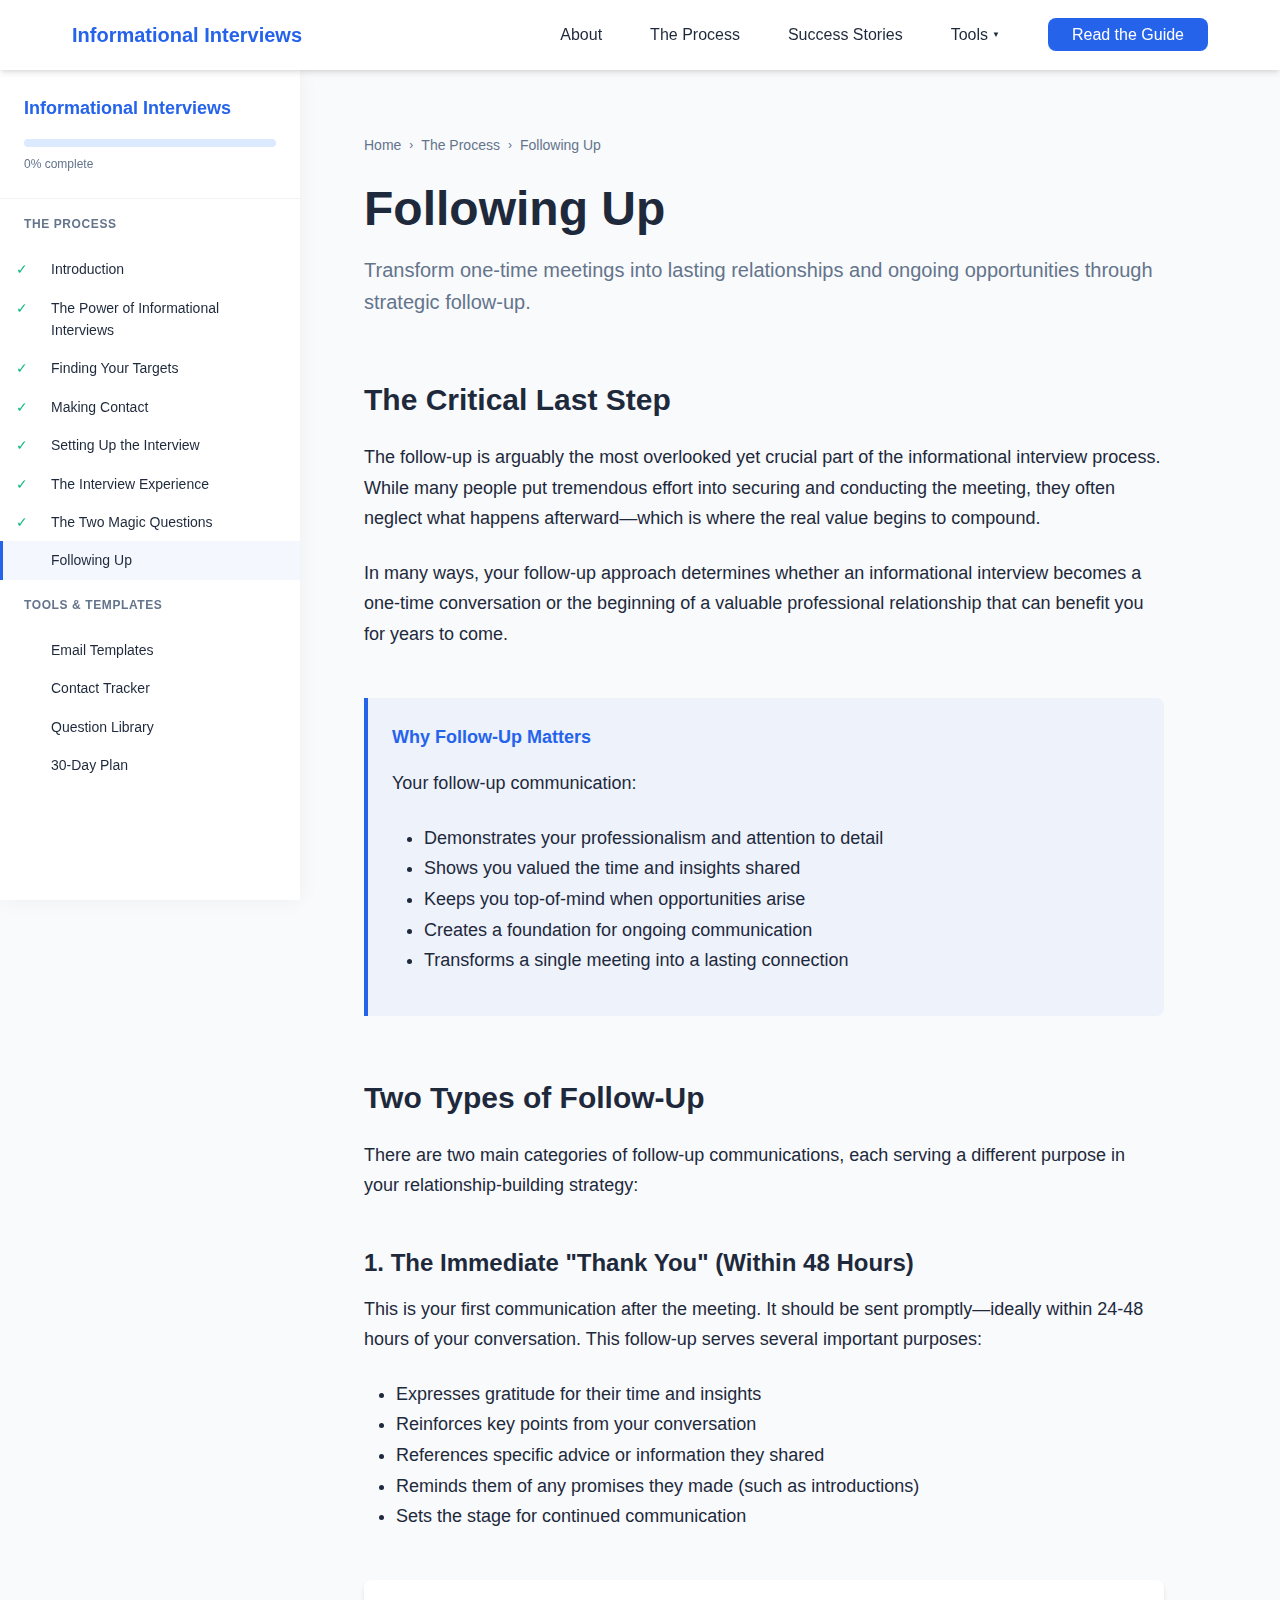
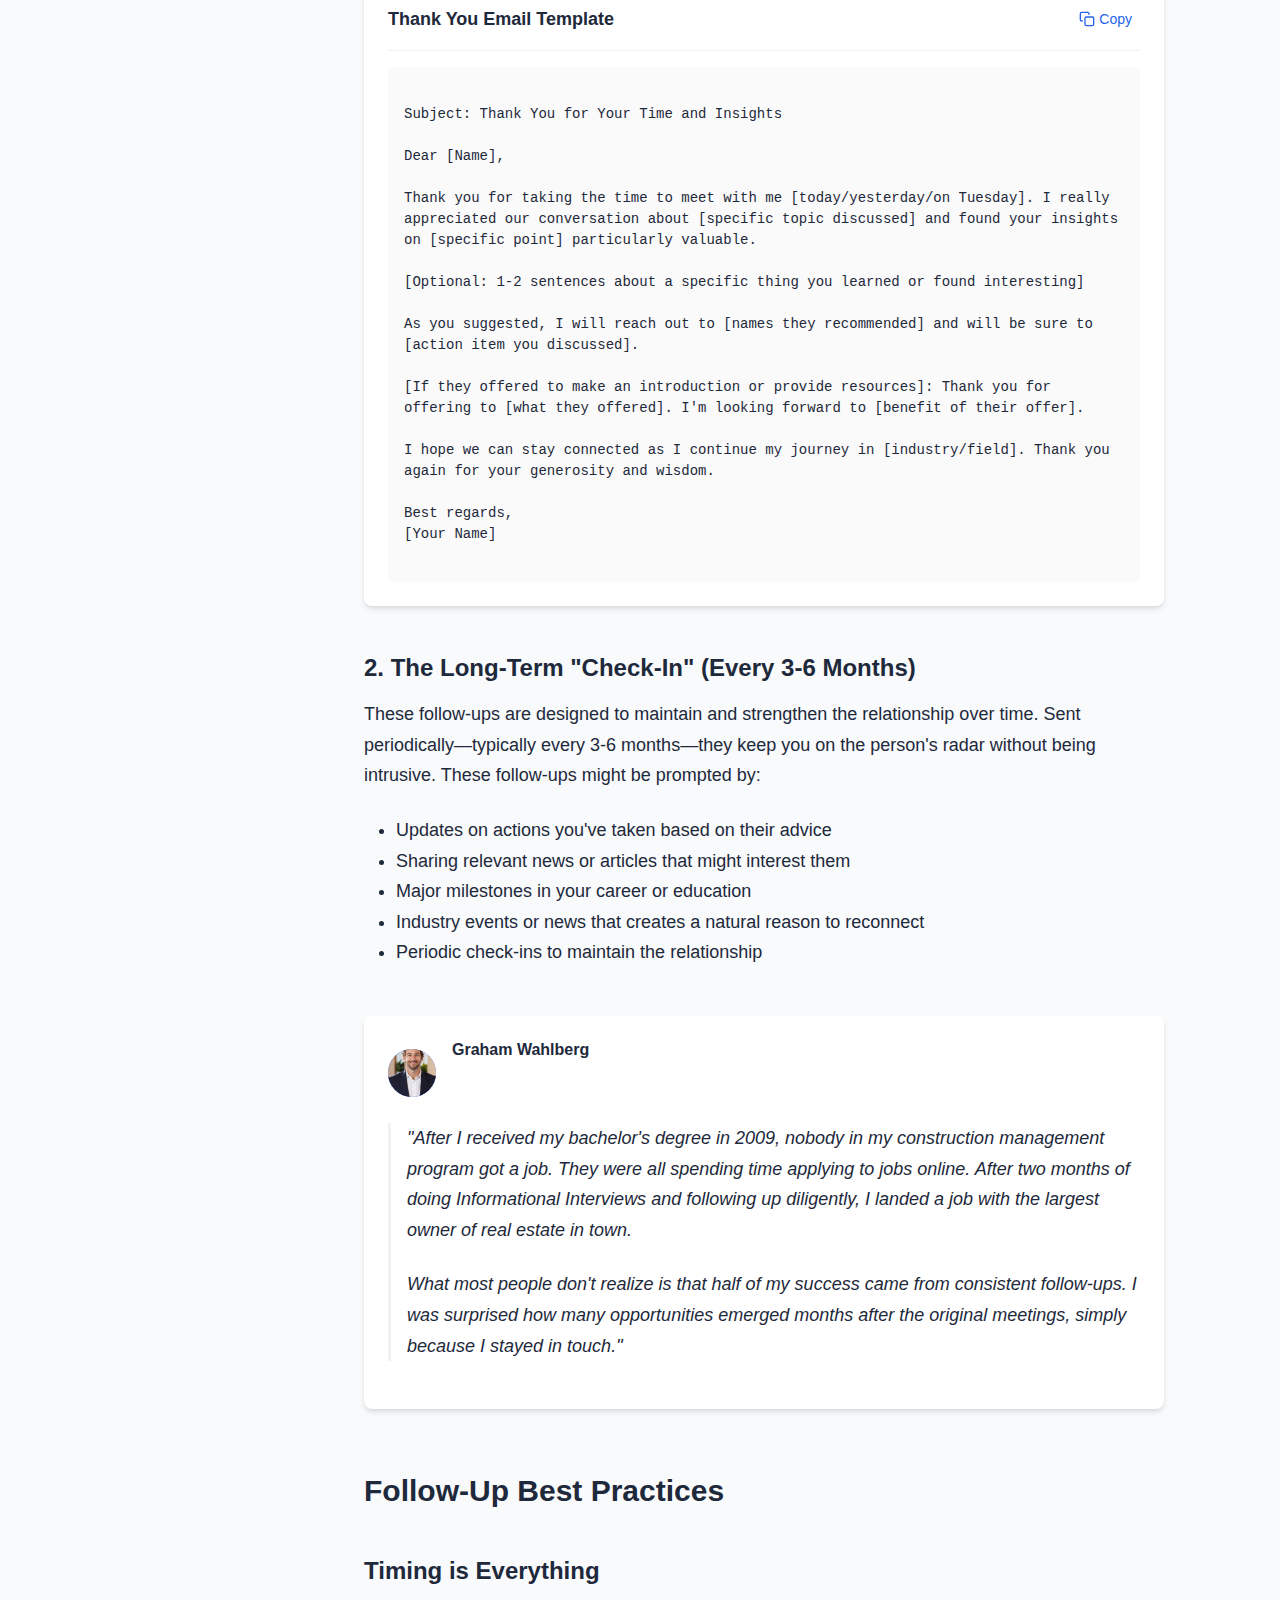
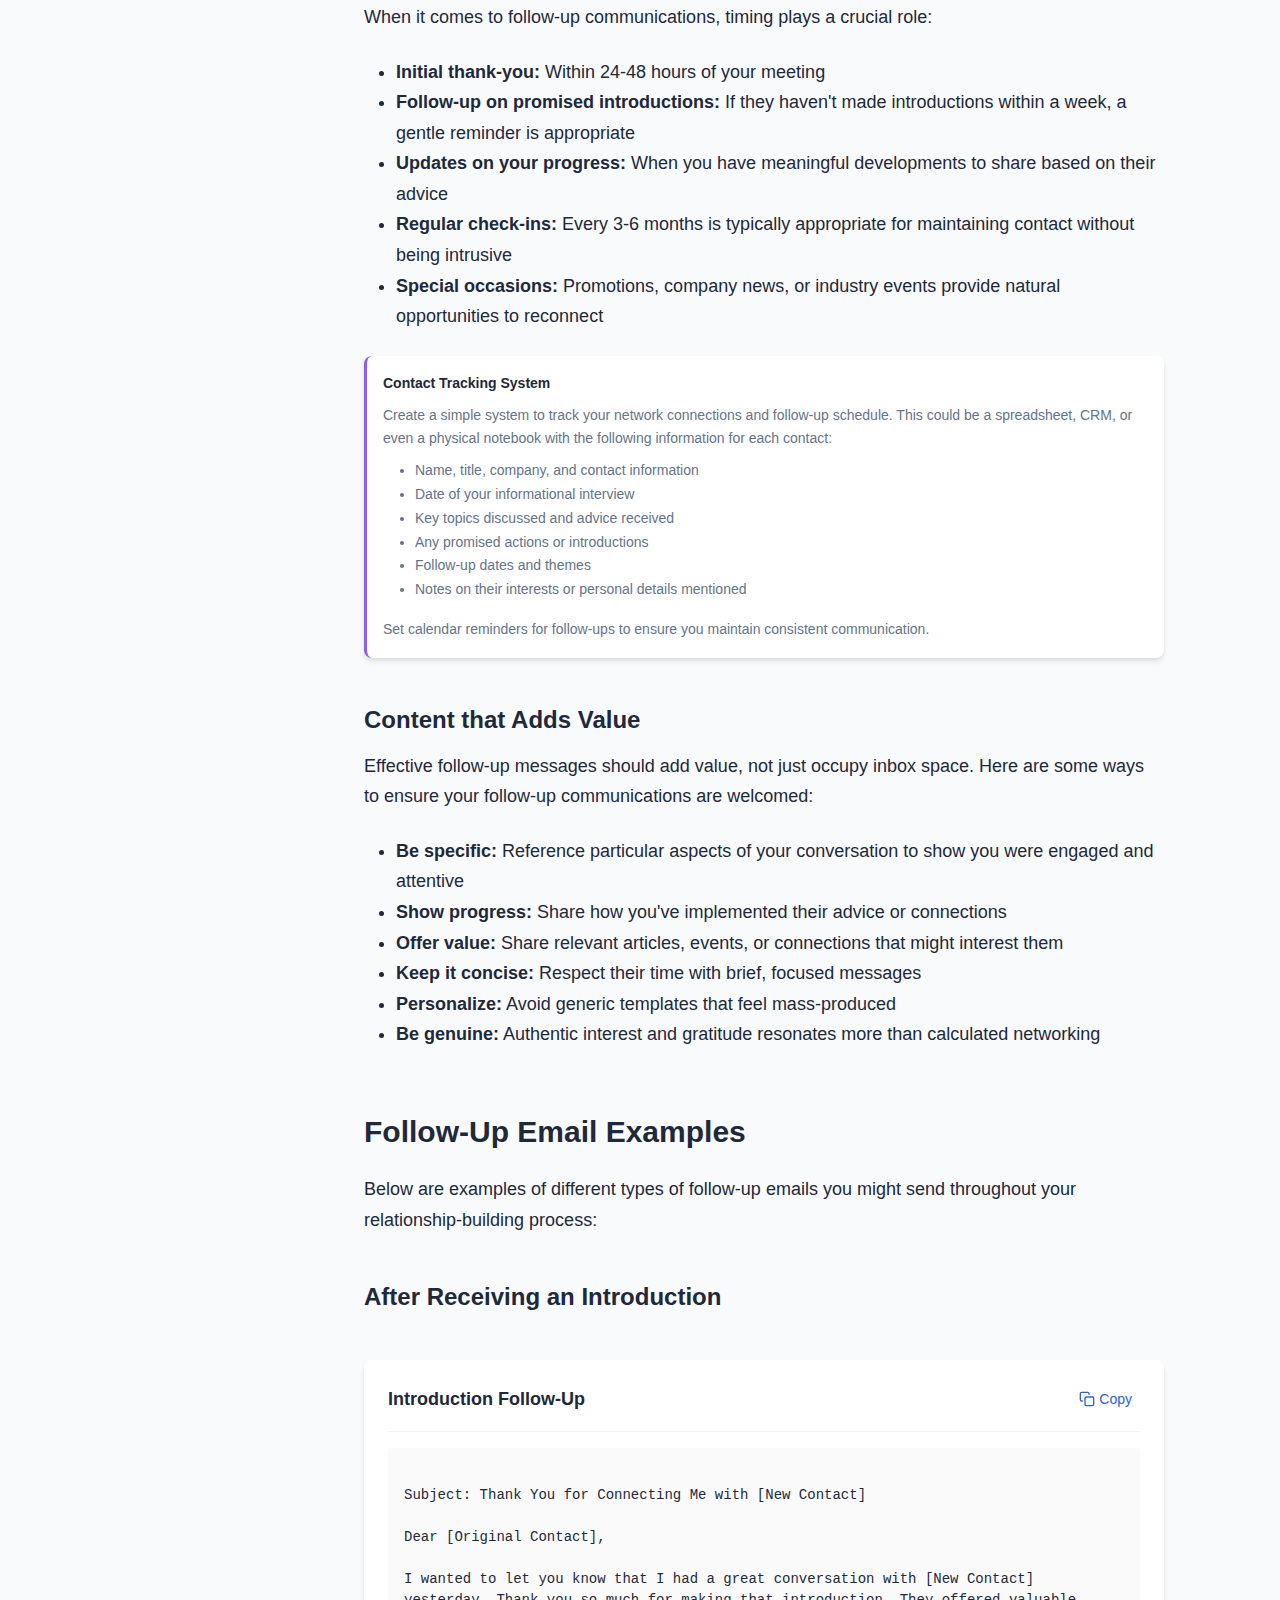
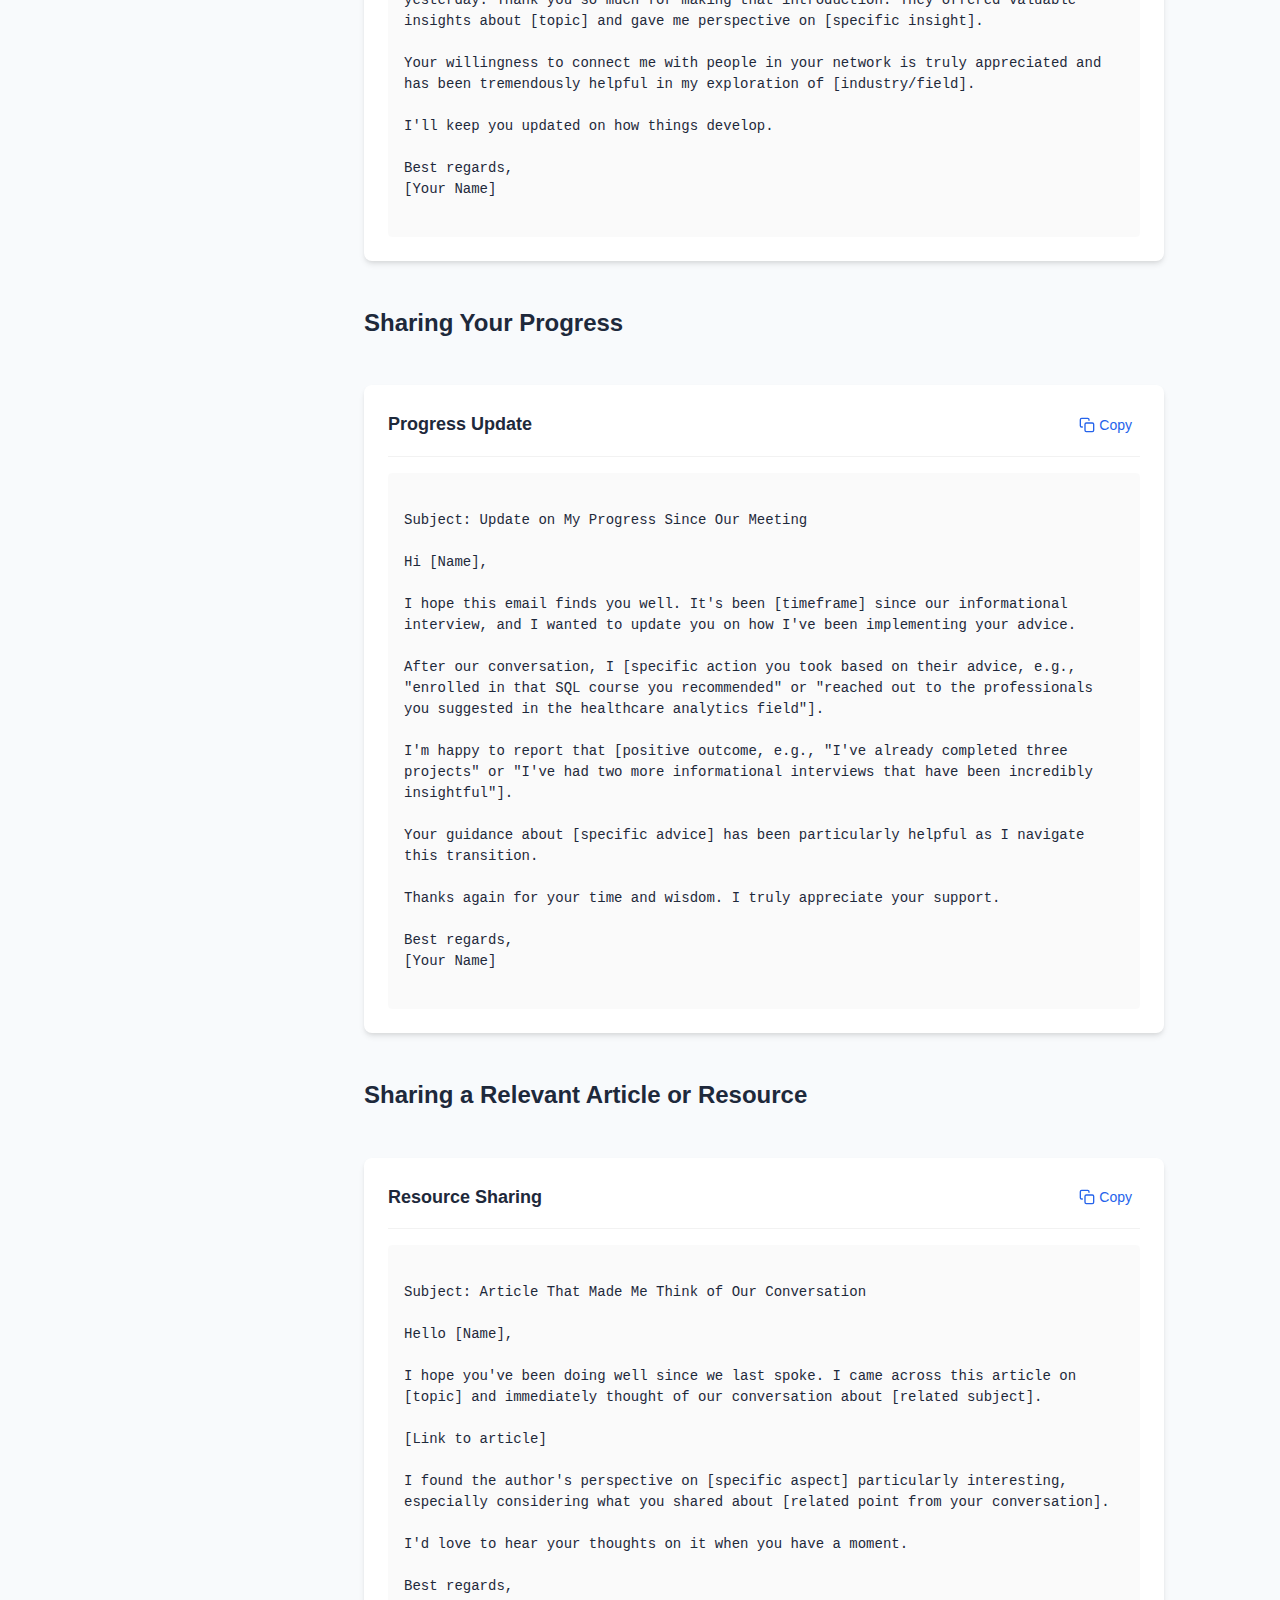
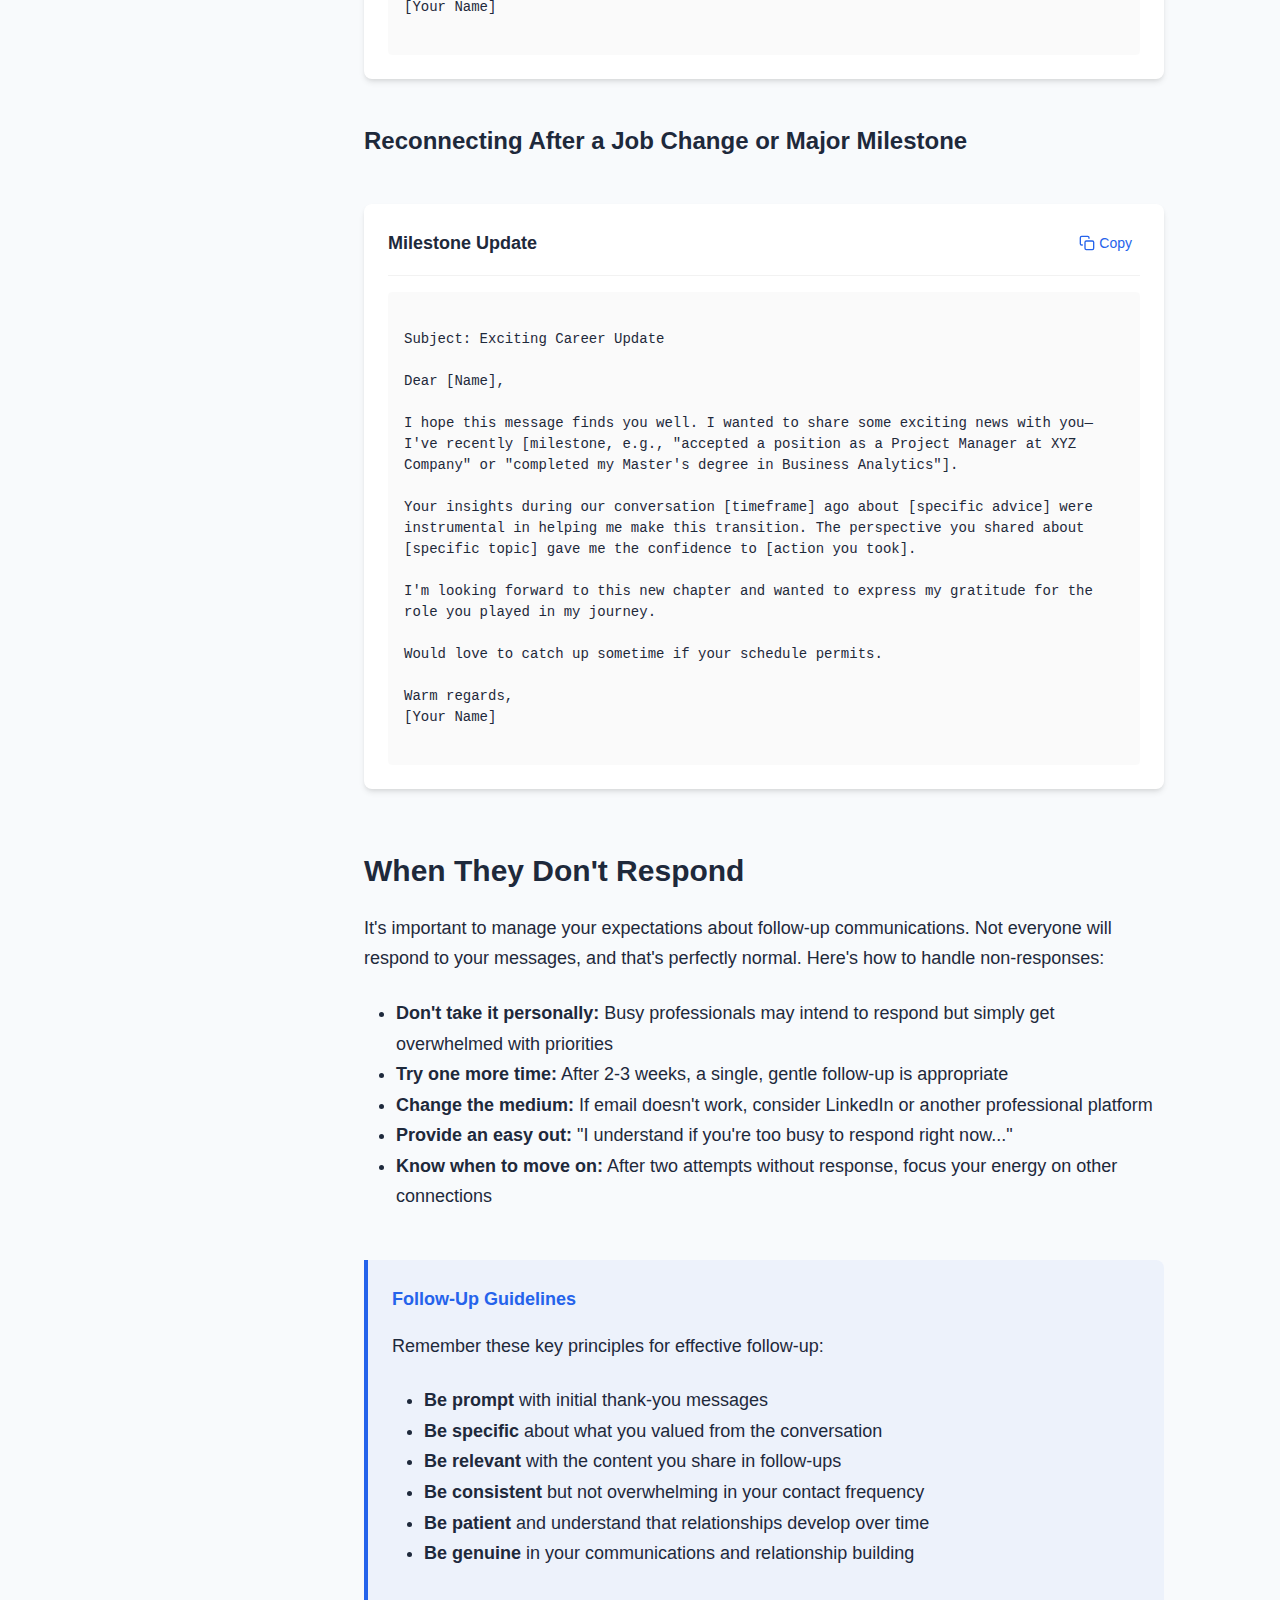
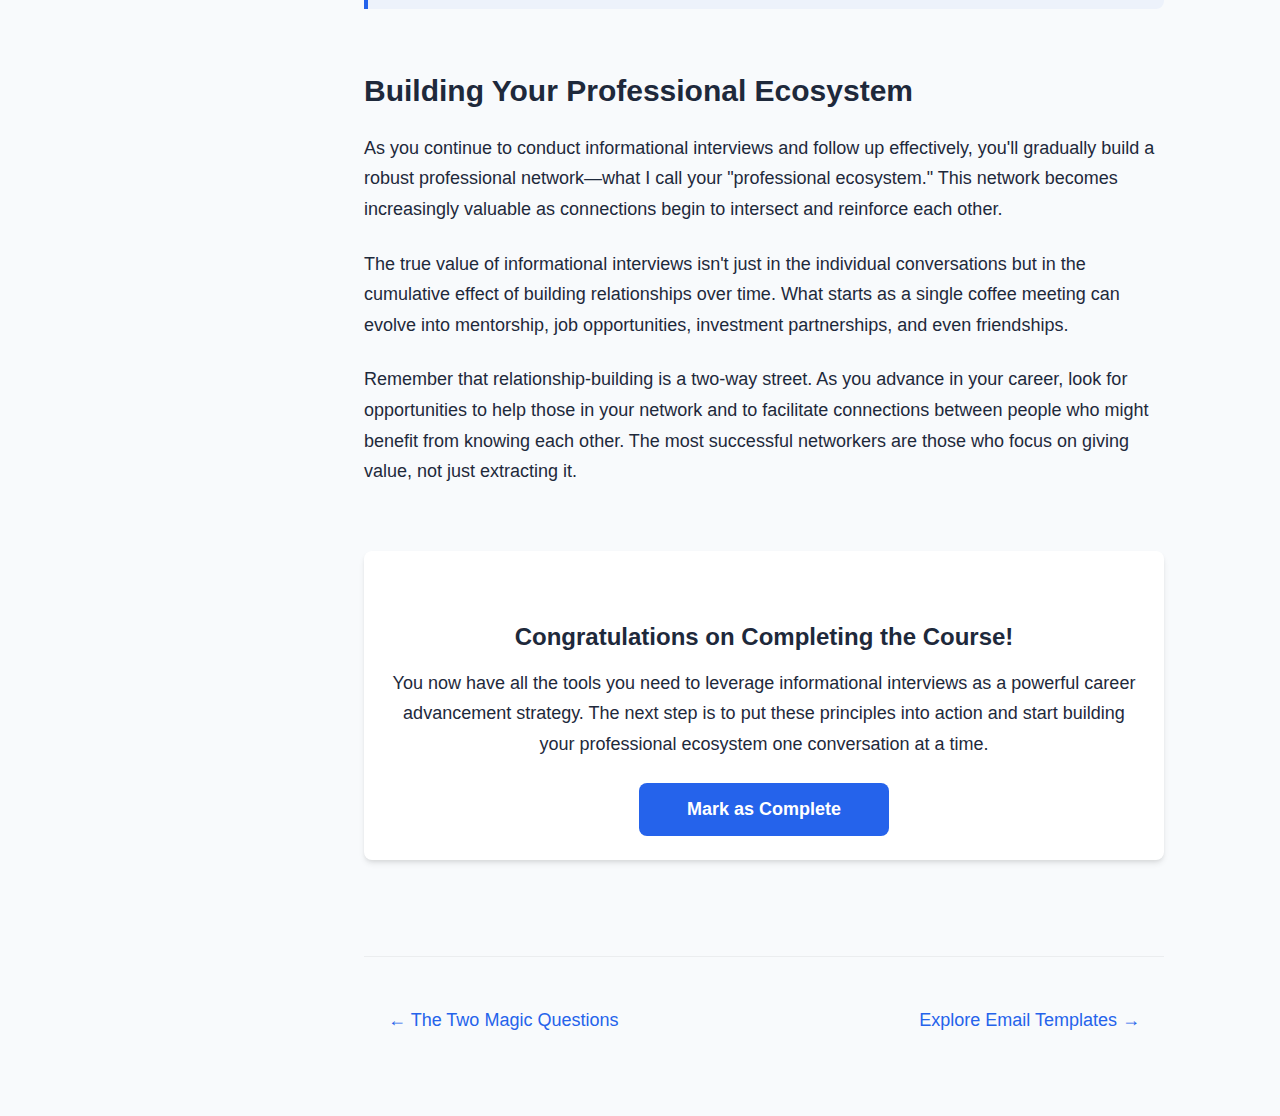
<file: content/module-8/index.html>
<!DOCTYPE html>
<html lang="en">
<head>
  <meta charset="UTF-8">
  <meta name="viewport" content="width=device-width, initial-scale=1.0">
  <title>Following Up | Informational Interviews</title>
  <link rel="stylesheet" href="../../styles/main.css">
  <meta name="description" content="Learn effective follow-up strategies to build lasting relationships after your informational interviews and maximize your networking opportunities.">
</head>
<!-- Universal Site Header for CONTENT MODULES directory -->
<header class="site-header">
    <div class="container">
      <a href="../../index.html" class="logo">Informational Interviews</a>
      <nav class="main-nav">
        <ul>
          <li><a href="../../index.html#about">About</a></li>
          <li><a href="../../index.html#journey">The Process</a></li>
          <li><a href="../../index.html#stories">Success Stories</a></li>
          <li class="dropdown">
            <a href="#" class="dropdown-toggle">Tools <span class="dropdown-icon">▼</span></a>
            <ul class="dropdown-menu">
              <li><a href="../../tools/email-generator.html">Email Templates</a></li>
              <li><a href="../../tools/question-bank.html">Question Library</a></li>
              <li><a href="../../tools/contact-tracker.html">Contact Tracker</a></li>
              <li><a href="../../tools/scheduler.html">30-Day Plan</a></li>
            </ul>
          </li>
          <li><a href="../module-1/index.html" class="cta-button">Read the Guide</a></li>
        </ul>
      </nav>
      <button class="menu-toggle" aria-label="Toggle menu">
        <span></span>
        <span></span>
        <span></span>
      </button>
    </div>
  </header>
<body>
  <div class="module-layout">
    <!-- Sidebar Navigation -->
    <aside class="module-sidebar">
      <div class="sidebar-header">
        <a href="../../index.html" class="sidebar-logo">Informational Interviews</a>
        <div class="progress-container">
          <div class="progress-bar" style="width: 90%"></div>
        </div>
        <div class="progress-text">90% complete</div>
      </div>
      
      <div class="nav-group">
        <div class="nav-section">The Process</div>
        <ul class="nav-items">
          <li class="nav-item completed"><a href="../module-1/index.html">Introduction</a></li>
          <li class="nav-item completed"><a href="../module-2/index.html">The Power of Informational Interviews</a></li>
          <li class="nav-item completed"><a href="../module-3/index.html">Finding Your Targets</a></li>
          <li class="nav-item completed"><a href="../module-4/index.html">Making Contact</a></li>
          <li class="nav-item completed"><a href="../module-5/index.html">Setting Up the Interview</a></li>
          <li class="nav-item completed"><a href="../module-6/index.html">The Interview Experience</a></li>
          <li class="nav-item completed"><a href="../module-7/index.html">The Two Magic Questions</a></li>
          <li class="nav-item active"><a href="../module-8/index.html">Following Up</a></li>
        </ul>
      </div>
      
      <div class="nav-group">
        <div class="nav-section">Tools & Templates</div>
        <ul class="nav-items">
          <li class="nav-item"><a href="../../tools/email-generator.html">Email Templates</a></li>
          <li class="nav-item"><a href="../../tools/contact-tracker.html">Contact Tracker</a></li>
          <li class="nav-item"><a href="../../tools/question-bank.html">Question Library</a></li>
          <li class="nav-item"><a href="../../tools/scheduler.html">30-Day Plan</a></li>
        </ul>
      </div>
    </aside>
    
    <!-- Main Content -->
    <main class="module-content">
      <div class="breadcrumb">
        <a href="../../index.html">Home</a>
        <span class="breadcrumb-separator">›</span>
        <a href="../module-1/index.html">The Process</a>
        <span class="breadcrumb-separator">›</span>
        <span>Following Up</span>
      </div>
      
      <header class="module-header">
        <h1 class="module-title">Following Up</h1>
        <p class="module-subtitle">Transform one-time meetings into lasting relationships and ongoing opportunities through strategic follow-up.</p>
      </header>
      
      <div class="module-content-body">
        <h2>The Critical Last Step</h2>
        
        <p>The follow-up is arguably the most overlooked yet crucial part of the informational interview process. While many people put tremendous effort into securing and conducting the meeting, they often neglect what happens afterward—which is where the real value begins to compound.</p>
        
        <p>In many ways, your follow-up approach determines whether an informational interview becomes a one-time conversation or the beginning of a valuable professional relationship that can benefit you for years to come.</p>
        
        <div class="highlight-box">
          <div class="highlight-box-title">Why Follow-Up Matters</div>
          <p>Your follow-up communication:</p>
          <ul>
            <li>Demonstrates your professionalism and attention to detail</li>
            <li>Shows you valued the time and insights shared</li>
            <li>Keeps you top-of-mind when opportunities arise</li>
            <li>Creates a foundation for ongoing communication</li>
            <li>Transforms a single meeting into a lasting connection</li>
          </ul>
        </div>
        
        <h2>Two Types of Follow-Up</h2>
        
        <p>There are two main categories of follow-up communications, each serving a different purpose in your relationship-building strategy:</p>
        
        <h3>1. The Immediate "Thank You" (Within 48 Hours)</h3>
        
        <p>This is your first communication after the meeting. It should be sent promptly—ideally within 24-48 hours of your conversation. This follow-up serves several important purposes:</p>
        
        <ul>
          <li>Expresses gratitude for their time and insights</li>
          <li>Reinforces key points from your conversation</li>
          <li>References specific advice or information they shared</li>
          <li>Reminds them of any promises they made (such as introductions)</li>
          <li>Sets the stage for continued communication</li>
        </ul>
        
        <div class="template-box">
          <div class="template-box-header">
            <div class="template-box-title">Thank You Email Template</div>
            <div class="template-box-actions">
              <button class="action-button">
                <svg xmlns="http://www.w3.org/2000/svg" width="16" height="16" viewBox="0 0 24 24" fill="none" stroke="currentColor" stroke-width="2" stroke-linecap="round" stroke-linejoin="round"><rect x="9" y="9" width="13" height="13" rx="2" ry="2"></rect><path d="M5 15H4a2 2 0 0 1-2-2V4a2 2 0 0 1 2-2h9a2 2 0 0 1 2 2v1"></path></svg>
                Copy
              </button>
            </div>
          </div>
          <div class="template-content">
Subject: Thank You for Your Time and Insights

Dear [Name],

Thank you for taking the time to meet with me [today/yesterday/on Tuesday]. I really appreciated our conversation about [specific topic discussed] and found your insights on [specific point] particularly valuable.

[Optional: 1-2 sentences about a specific thing you learned or found interesting]

As you suggested, I will reach out to [names they recommended] and will be sure to [action item you discussed].

[If they offered to make an introduction or provide resources]: Thank you for offering to [what they offered]. I'm looking forward to [benefit of their offer].

I hope we can stay connected as I continue my journey in [industry/field]. Thank you again for your generosity and wisdom.

Best regards,
[Your Name]
          </div>
        </div>
        
        <h3>2. The Long-Term "Check-In" (Every 3-6 Months)</h3>
        
        <p>These follow-ups are designed to maintain and strengthen the relationship over time. Sent periodically—typically every 3-6 months—they keep you on the person's radar without being intrusive. These follow-ups might be prompted by:</p>
        
        <ul>
          <li>Updates on actions you've taken based on their advice</li>
          <li>Sharing relevant news or articles that might interest them</li>
          <li>Major milestones in your career or education</li>
          <li>Industry events or news that creates a natural reason to reconnect</li>
          <li>Periodic check-ins to maintain the relationship</li>
        </ul>
        
        <div class="success-story-box">
          <div class="success-story-header">
            <div class="author-avatar">
              <img src="../../images/success-stories/gw.jpg" alt="Graham Wahlberg" onerror="this.innerHTML='GW'">
            </div>
            <div class="author-info">
              <h4>Graham Wahlberg</h4>
              <p>Real Estate Developer</p>
            </div>
          </div>
          <div class="success-story-content">
            <p>"After I received my bachelor's degree in 2009, nobody in my construction management program got a job. They were all spending time applying to jobs online. After two months of doing Informational Interviews and following up diligently, I landed a job with the largest owner of real estate in town.</p>
            <p>What most people don't realize is that half of my success came from consistent follow-ups. I was surprised how many opportunities emerged months after the original meetings, simply because I stayed in touch."</p>
          </div>
        </div>
        
        <h2>Follow-Up Best Practices</h2>
        
        <h3>Timing is Everything</h3>
        
        <p>When it comes to follow-up communications, timing plays a crucial role:</p>
        
        <ul>
          <li><strong>Initial thank-you:</strong> Within 24-48 hours of your meeting</li>
          <li><strong>Follow-up on promised introductions:</strong> If they haven't made introductions within a week, a gentle reminder is appropriate</li>
          <li><strong>Updates on your progress:</strong> When you have meaningful developments to share based on their advice</li>
          <li><strong>Regular check-ins:</strong> Every 3-6 months is typically appropriate for maintaining contact without being intrusive</li>
          <li><strong>Special occasions:</strong> Promotions, company news, or industry events provide natural opportunities to reconnect</li>
        </ul>
        
        <div class="interactive-note">
          <div class="interactive-note-title">Contact Tracking System</div>
          <p>Create a simple system to track your network connections and follow-up schedule. This could be a spreadsheet, CRM, or even a physical notebook with the following information for each contact:</p>
          <ul>
            <li>Name, title, company, and contact information</li>
            <li>Date of your informational interview</li>
            <li>Key topics discussed and advice received</li>
            <li>Any promised actions or introductions</li>
            <li>Follow-up dates and themes</li>
            <li>Notes on their interests or personal details mentioned</li>
          </ul>
          <p>Set calendar reminders for follow-ups to ensure you maintain consistent communication.</p>
        </div>
        
        <h3>Content that Adds Value</h3>
        
        <p>Effective follow-up messages should add value, not just occupy inbox space. Here are some ways to ensure your follow-up communications are welcomed:</p>
        
        <ul>
          <li><strong>Be specific:</strong> Reference particular aspects of your conversation to show you were engaged and attentive</li>
          <li><strong>Show progress:</strong> Share how you've implemented their advice or connections</li>
          <li><strong>Offer value:</strong> Share relevant articles, events, or connections that might interest them</li>
          <li><strong>Keep it concise:</strong> Respect their time with brief, focused messages</li>
          <li><strong>Personalize:</strong> Avoid generic templates that feel mass-produced</li>
          <li><strong>Be genuine:</strong> Authentic interest and gratitude resonates more than calculated networking</li>
        </ul>
        
        <h2>Follow-Up Email Examples</h2>
        
        <p>Below are examples of different types of follow-up emails you might send throughout your relationship-building process:</p>
        
        <h3>After Receiving an Introduction</h3>
        
        <div class="template-box">
          <div class="template-box-header">
            <div class="template-box-title">Introduction Follow-Up</div>
            <div class="template-box-actions">
              <button class="action-button">
                <svg xmlns="http://www.w3.org/2000/svg" width="16" height="16" viewBox="0 0 24 24" fill="none" stroke="currentColor" stroke-width="2" stroke-linecap="round" stroke-linejoin="round"><rect x="9" y="9" width="13" height="13" rx="2" ry="2"></rect><path d="M5 15H4a2 2 0 0 1-2-2V4a2 2 0 0 1 2-2h9a2 2 0 0 1 2 2v1"></path></svg>
                Copy
              </button>
            </div>
          </div>
          <div class="template-content">
Subject: Thank You for Connecting Me with [New Contact]

Dear [Original Contact],

I wanted to let you know that I had a great conversation with [New Contact] yesterday. Thank you so much for making that introduction. They offered valuable insights about [topic] and gave me perspective on [specific insight].

Your willingness to connect me with people in your network is truly appreciated and has been tremendously helpful in my exploration of [industry/field].

I'll keep you updated on how things develop.

Best regards,
[Your Name]
          </div>
        </div>
        
        <h3>Sharing Your Progress</h3>
        
        <div class="template-box">
          <div class="template-box-header">
            <div class="template-box-title">Progress Update</div>
            <div class="template-box-actions">
              <button class="action-button">
                <svg xmlns="http://www.w3.org/2000/svg" width="16" height="16" viewBox="0 0 24 24" fill="none" stroke="currentColor" stroke-width="2" stroke-linecap="round" stroke-linejoin="round"><rect x="9" y="9" width="13" height="13" rx="2" ry="2"></rect><path d="M5 15H4a2 2 0 0 1-2-2V4a2 2 0 0 1 2-2h9a2 2 0 0 1 2 2v1"></path></svg>
                Copy
              </button>
            </div>
          </div>
          <div class="template-content">
Subject: Update on My Progress Since Our Meeting

Hi [Name],

I hope this email finds you well. It's been [timeframe] since our informational interview, and I wanted to update you on how I've been implementing your advice.

After our conversation, I [specific action you took based on their advice, e.g., "enrolled in that SQL course you recommended" or "reached out to the professionals you suggested in the healthcare analytics field"].

I'm happy to report that [positive outcome, e.g., "I've already completed three projects" or "I've had two more informational interviews that have been incredibly insightful"].

Your guidance about [specific advice] has been particularly helpful as I navigate this transition.

Thanks again for your time and wisdom. I truly appreciate your support.

Best regards,
[Your Name]
          </div>
        </div>
        
        <h3>Sharing a Relevant Article or Resource</h3>
        
        <div class="template-box">
          <div class="template-box-header">
            <div class="template-box-title">Resource Sharing</div>
            <div class="template-box-actions">
              <button class="action-button">
                <svg xmlns="http://www.w3.org/2000/svg" width="16" height="16" viewBox="0 0 24 24" fill="none" stroke="currentColor" stroke-width="2" stroke-linecap="round" stroke-linejoin="round"><rect x="9" y="9" width="13" height="13" rx="2" ry="2"></rect><path d="M5 15H4a2 2 0 0 1-2-2V4a2 2 0 0 1 2-2h9a2 2 0 0 1 2 2v1"></path></svg>
                Copy
              </button>
            </div>
          </div>
          <div class="template-content">
Subject: Article That Made Me Think of Our Conversation

Hello [Name],

I hope you've been doing well since we last spoke. I came across this article on [topic] and immediately thought of our conversation about [related subject].

[Link to article]

I found the author's perspective on [specific aspect] particularly interesting, especially considering what you shared about [related point from your conversation].

I'd love to hear your thoughts on it when you have a moment.

Best regards,
[Your Name]
          </div>
        </div>
        
        <h3>Reconnecting After a Job Change or Major Milestone</h3>
        
        <div class="template-box">
          <div class="template-box-header">
            <div class="template-box-title">Milestone Update</div>
            <div class="template-box-actions">
              <button class="action-button">
                <svg xmlns="http://www.w3.org/2000/svg" width="16" height="16" viewBox="0 0 24 24" fill="none" stroke="currentColor" stroke-width="2" stroke-linecap="round" stroke-linejoin="round"><rect x="9" y="9" width="13" height="13" rx="2" ry="2"></rect><path d="M5 15H4a2 2 0 0 1-2-2V4a2 2 0 0 1 2-2h9a2 2 0 0 1 2 2v1"></path></svg>
                Copy
              </button>
            </div>
          </div>
          <div class="template-content">
Subject: Exciting Career Update

Dear [Name],

I hope this message finds you well. I wanted to share some exciting news with you—I've recently [milestone, e.g., "accepted a position as a Project Manager at XYZ Company" or "completed my Master's degree in Business Analytics"].

Your insights during our conversation [timeframe] ago about [specific advice] were instrumental in helping me make this transition. The perspective you shared about [specific topic] gave me the confidence to [action you took].

I'm looking forward to this new chapter and wanted to express my gratitude for the role you played in my journey.

Would love to catch up sometime if your schedule permits.

Warm regards,
[Your Name]
          </div>
        </div>
        
        <h2>When They Don't Respond</h2>
        
        <p>It's important to manage your expectations about follow-up communications. Not everyone will respond to your messages, and that's perfectly normal. Here's how to handle non-responses:</p>
        
        <ul>
          <li><strong>Don't take it personally:</strong> Busy professionals may intend to respond but simply get overwhelmed with priorities</li>
          <li><strong>Try one more time:</strong> After 2-3 weeks, a single, gentle follow-up is appropriate</li>
          <li><strong>Change the medium:</strong> If email doesn't work, consider LinkedIn or another professional platform</li>
          <li><strong>Provide an easy out:</strong> "I understand if you're too busy to respond right now..."</li>
          <li><strong>Know when to move on:</strong> After two attempts without response, focus your energy on other connections</li>
        </ul>
        
        <div class="highlight-box">
          <div class="highlight-box-title">Follow-Up Guidelines</div>
          <p>Remember these key principles for effective follow-up:</p>
          <ul>
            <li><strong>Be prompt</strong> with initial thank-you messages</li>
            <li><strong>Be specific</strong> about what you valued from the conversation</li>
            <li><strong>Be relevant</strong> with the content you share in follow-ups</li>
            <li><strong>Be consistent</strong> but not overwhelming in your contact frequency</li>
            <li><strong>Be patient</strong> and understand that relationships develop over time</li>
            <li><strong>Be genuine</strong> in your communications and relationship building</li>
          </ul>
        </div>
        
        <h2>Building Your Professional Ecosystem</h2>
        
        <p>As you continue to conduct informational interviews and follow up effectively, you'll gradually build a robust professional network—what I call your "professional ecosystem." This network becomes increasingly valuable as connections begin to intersect and reinforce each other.</p>
        
        <p>The true value of informational interviews isn't just in the individual conversations but in the cumulative effect of building relationships over time. What starts as a single coffee meeting can evolve into mentorship, job opportunities, investment partnerships, and even friendships.</p>
        
        <p>Remember that relationship-building is a two-way street. As you advance in your career, look for opportunities to help those in your network and to facilitate connections between people who might benefit from knowing each other. The most successful networkers are those who focus on giving value, not just extracting it.</p>
        
        <div class="completion-container">
          <h3>Congratulations on Completing the Course!</h3>
          <p>You now have all the tools you need to leverage informational interviews as a powerful career advancement strategy. The next step is to put these principles into action and start building your professional ecosystem one conversation at a time.</p>
          <button id="complete-button" class="primary-button">Mark as Complete</button>
        </div>
        
        <div class="navigation-buttons">
          <a href="../module-7/index.html" class="nav-button">← The Two Magic Questions</a>
          <a href="../../tools/email-generator.html" class="nav-button">Explore Email Templates →</a>
        </div>
      </div>
    </main>
    
    <!-- Mobile Sidebar Toggle
    <button class="sidebar-toggle" id="sidebar-toggle" aria-label="Toggle navigation">
      <svg xmlns="http://www.w3.org/2000/svg" width="24" height="24" viewBox="0 0 24 24" fill="none" stroke="currentColor" stroke-width="2" stroke-linecap="round" stroke-linejoin="round">
        <line x1="3" y1="12" x2="21" y2="12"></line>
        <line x1="3" y1="6" x2="21" y2="6"></line>
        <line x1="3" y1="18" x2="21" y2="18"></line>
      </svg>
    </button>
  </div> -->

  <script src="../../scripts/main.js"></script>
</body>
</html>
</file>
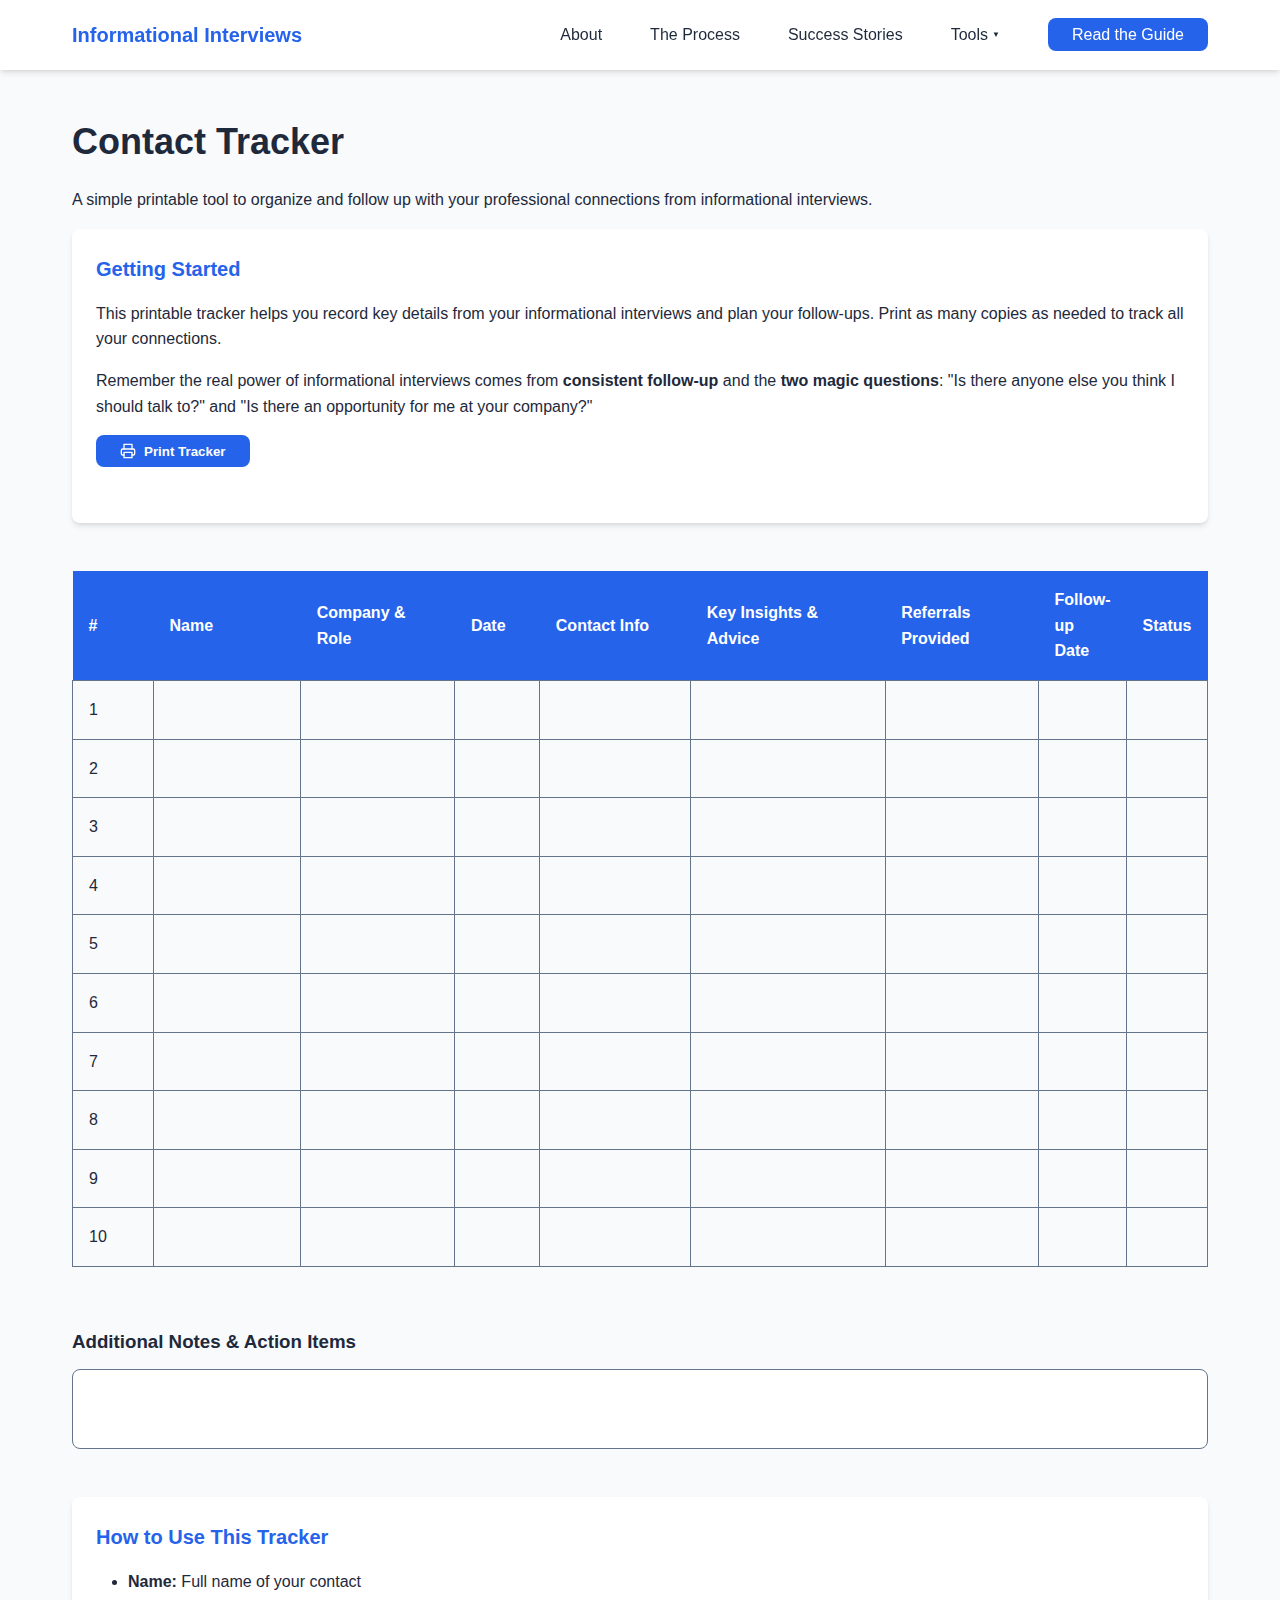
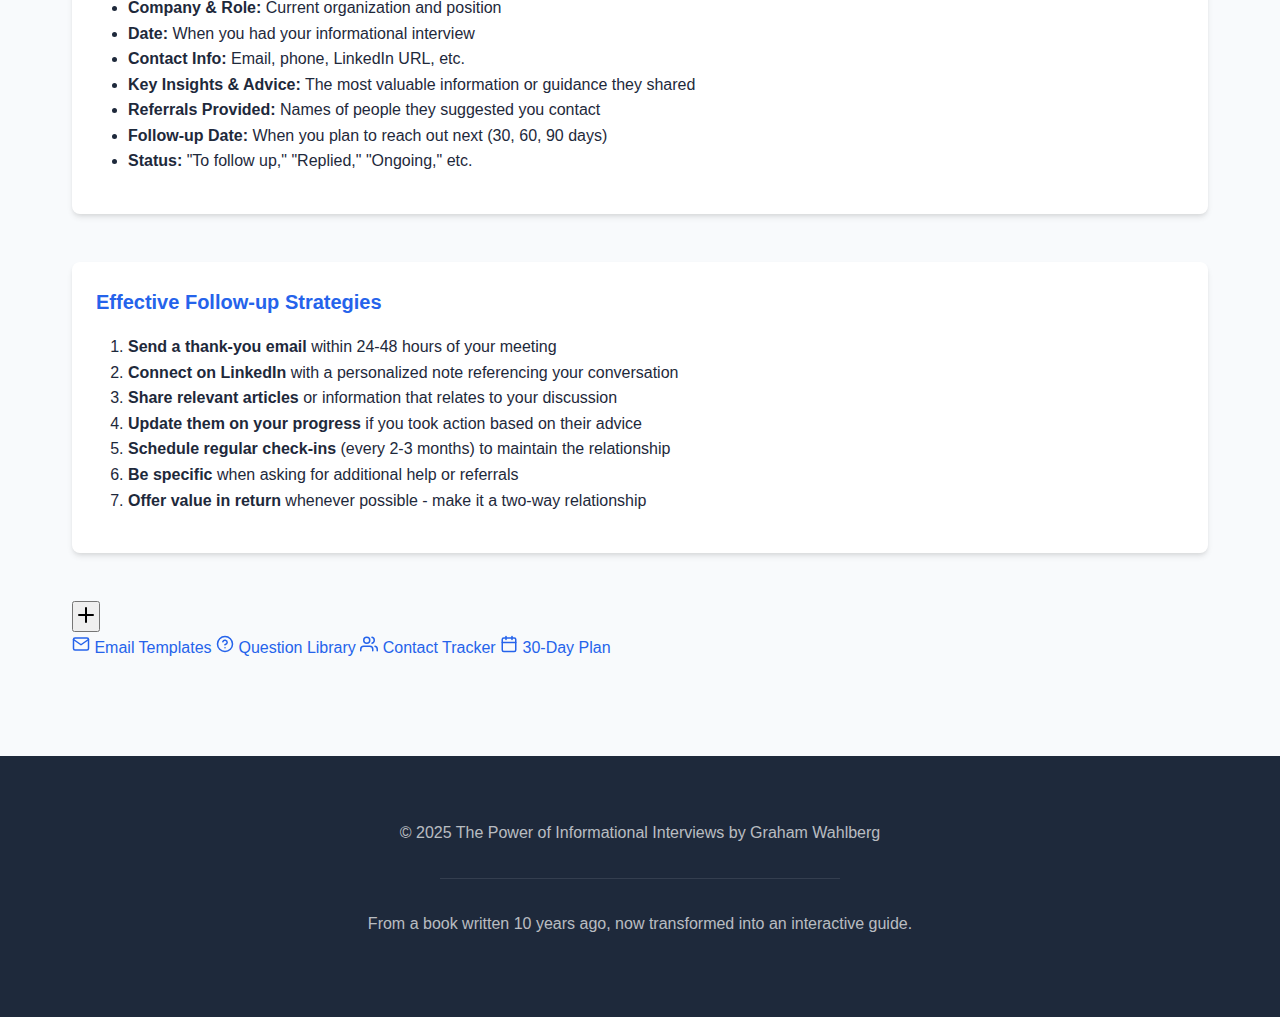
<file: tools/contact-tracker.html>
<!DOCTYPE html>
<html lang="en">
<head>
  <meta charset="UTF-8">
  <meta name="viewport" content="width=device-width, initial-scale=1.0">
  <title>Contact Tracker | Informational Interviews</title>
  <link rel="stylesheet" href="../styles/main.css">
  <meta name="description" content="A simple printable tool to track your informational interview contacts and follow-ups.">
  <style>
    .tracker-table {
      width: 100%;
      border-collapse: collapse;
      margin-bottom: var(--spacing-3xl);
      page-break-inside: auto;
    }
    
    .tracker-table th {
      background-color: var(--primary);
      color: var(--white);
      font-weight: 600;
      text-align: left;
      padding: var(--spacing-md);
      page-break-inside: avoid;
    }
    
    .tracker-table td {
      border: 1px solid var(--gray);
      padding: var(--spacing-md);
      vertical-align: top;
      height: 1.5rem;
      page-break-inside: avoid;
    }
    
    .tracker-table tr:nth-child(even) {
      background-color: var(--light);
    }
    
    .notes-box {
      padding: var(--spacing-lg);
      border: 1px solid var(--gray);
      border-radius: var(--border-radius-md);
      background-color: var(--white);
      min-height: 5rem;
      font-style: italic;
      margin-bottom: var(--spacing-2xl);
      page-break-inside: avoid;
    }
    
    .header-row {
      page-break-before: auto; 
      page-break-after: auto;
    }
    
    .col-small {
      width: 8%;
    }
    
    .col-medium {
      width: 15%;
    }
    
    .col-large {
      width: 20%;
    }
    
    .tool-section {
      margin-bottom: var(--spacing-2xl);
      background-color: var(--white);
      padding: var(--spacing-lg);
      border-radius: var(--border-radius-md);
      box-shadow: var(--box-shadow);
    }
    
    .tool-section-title {
      font-weight: 600;
      margin-bottom: var(--spacing-md);
      color: var(--primary);
      font-size: var(--text-xl);
    }
    
    .print-button {
      background-color: var(--primary);
      color: var(--white);
      border: none;
      padding: var(--spacing-sm) var(--spacing-lg);
      border-radius: var(--border-radius-md);
      font-weight: 600;
      cursor: pointer;
      display: flex;
      align-items: center;
      gap: var(--spacing-sm);
      margin-bottom: var(--spacing-xl);
    }
    
    .print-button:hover {
      background-color: var(--primary-dark);
    }
    
    @media print {
      body {
        padding: 0;
        background-color: white;
      }
      
      .no-print {
        display: none;
      }
      
      .container {
        width: 100%;
        max-width: 100%;
      }
      
      .tracker-table {
        page-break-inside: auto;
      }
      
      .tracker-table tr {
        page-break-inside: avoid;
        page-break-after: auto;
      }
      
      .tracker-table th {
        background-color: var(--primary) !important;
        color: white !important;
        -webkit-print-color-adjust: exact;
        print-color-adjust: exact;
      }
      
      .tool-section {
        page-break-inside: avoid;
      }
    }
  </style>
</head>
<body>
<!-- Universal Site Header for TOOLS directory -->
<header class="site-header">
    <div class="container">
      <a href="../index.html" class="logo">Informational Interviews</a>
      <nav class="main-nav">
        <ul>
          <li><a href="../index.html#about">About</a></li>
          <li><a href="../index.html#journey">The Process</a></li>
          <li><a href="../index.html#stories">Success Stories</a></li>
          <li class="dropdown">
            <a href="#" class="dropdown-toggle">Tools <span class="dropdown-icon">▼</span></a>
            <ul class="dropdown-menu">
              <li><a href="email-generator.html">Email Templates</a></li>
              <li><a href="question-bank.html">Question Library</a></li>
              <li><a href="contact-tracker.html">Contact Tracker</a></li>
              <li><a href="scheduler.html">30-Day Plan</a></li>
            </ul>
          </li>
          <li><a href="../content/module-1/index.html" class="cta-button">Read the Guide</a></li>
        </ul>
      </nav>
      <button class="menu-toggle" aria-label="Toggle menu">
        <span></span>
        <span></span>
        <span></span>
      </button>
    </div>
  </header>
  
  
  <main class="container" style="margin-top: 120px; padding-bottom: var(--spacing-4xl);">
    <div class="tool-header">
      <h1 class="section-title">Contact Tracker</h1>
      <p>A simple printable tool to organize and follow up with your professional connections from informational interviews.</p>
    </div>
    
    <div class="tool-section no-print">
      <div class="tool-section-title">Getting Started</div>
      <p>This printable tracker helps you record key details from your informational interviews and plan your follow-ups. Print as many copies as needed to track all your connections.</p>
      <p>Remember the real power of informational interviews comes from <strong>consistent follow-up</strong> and the <strong>two magic questions</strong>: "Is there anyone else you think I should talk to?" and "Is there an opportunity for me at your company?"</p>
      
      <button class="print-button" onclick="window.print()">
        <svg xmlns="http://www.w3.org/2000/svg" width="16" height="16" viewBox="0 0 24 24" fill="none" stroke="currentColor" stroke-width="2" stroke-linecap="round" stroke-linejoin="round">
          <polyline points="6 9 6 2 18 2 18 9"></polyline>
          <path d="M6 18H4a2 2 0 0 1-2-2v-5a2 2 0 0 1 2-2h16a2 2 0 0 1 2 2v5a2 2 0 0 1-2 2h-2"></path>
          <rect x="6" y="14" width="12" height="8"></rect>
        </svg>
        Print Tracker
      </button>
    </div>
    
    <table class="tracker-table">
      <thead>
        <tr class="header-row">
          <th class="col-small">#</th>
          <th class="col-medium">Name</th>
          <th class="col-medium">Company & Role</th>
          <th class="col-small">Date</th>
          <th class="col-medium">Contact Info</th>
          <th class="col-large">Key Insights & Advice</th>
          <th class="col-medium">Referrals Provided</th>
          <th class="col-small">Follow-up Date</th>
          <th class="col-small">Status</th>
        </tr>
      </thead>
      <tbody>
        <!-- 10 empty rows -->
        <tr>
          <td>1</td>
          <td></td>
          <td></td>
          <td></td>
          <td></td>
          <td></td>
          <td></td>
          <td></td>
          <td></td>
        </tr>
        <tr>
          <td>2</td>
          <td></td>
          <td></td>
          <td></td>
          <td></td>
          <td></td>
          <td></td>
          <td></td>
          <td></td>
        </tr>
        <tr>
          <td>3</td>
          <td></td>
          <td></td>
          <td></td>
          <td></td>
          <td></td>
          <td></td>
          <td></td>
          <td></td>
        </tr>
        <tr>
          <td>4</td>
          <td></td>
          <td></td>
          <td></td>
          <td></td>
          <td></td>
          <td></td>
          <td></td>
          <td></td>
        </tr>
        <tr>
          <td>5</td>
          <td></td>
          <td></td>
          <td></td>
          <td></td>
          <td></td>
          <td></td>
          <td></td>
          <td></td>
        </tr>
        <tr>
          <td>6</td>
          <td></td>
          <td></td>
          <td></td>
          <td></td>
          <td></td>
          <td></td>
          <td></td>
          <td></td>
        </tr>
        <tr>
          <td>7</td>
          <td></td>
          <td></td>
          <td></td>
          <td></td>
          <td></td>
          <td></td>
          <td></td>
          <td></td>
        </tr>
        <tr>
          <td>8</td>
          <td></td>
          <td></td>
          <td></td>
          <td></td>
          <td></td>
          <td></td>
          <td></td>
          <td></td>
        </tr>
        <tr>
          <td>9</td>
          <td></td>
          <td></td>
          <td></td>
          <td></td>
          <td></td>
          <td></td>
          <td></td>
          <td></td>
        </tr>
        <tr>
          <td>10</td>
          <td></td>
          <td></td>
          <td></td>
          <td></td>
          <td></td>
          <td></td>
          <td></td>
          <td></td>
        </tr>
      </tbody>
    </table>
    
    <h3>Additional Notes & Action Items</h3>
    <div class="notes-box">
    
    </div>
    
    <div class="tool-section no-print">
      <div class="tool-section-title">How to Use This Tracker</div>
      <ul>
        <li><strong>Name:</strong> Full name of your contact</li>
        <li><strong>Company & Role:</strong> Current organization and position</li>
        <li><strong>Date:</strong> When you had your informational interview</li>
        <li><strong>Contact Info:</strong> Email, phone, LinkedIn URL, etc.</li>
        <li><strong>Key Insights & Advice:</strong> The most valuable information or guidance they shared</li>
        <li><strong>Referrals Provided:</strong> Names of people they suggested you contact</li>
        <li><strong>Follow-up Date:</strong> When you plan to reach out next (30, 60, 90 days)</li>
        <li><strong>Status:</strong> "To follow up," "Replied," "Ongoing," etc.</li>
      </ul>
    </div>
    
    <div class="tool-section no-print">
      <div class="tool-section-title">Effective Follow-up Strategies</div>
      <ol>
        <li><strong>Send a thank-you email</strong> within 24-48 hours of your meeting</li>
        <li><strong>Connect on LinkedIn</strong> with a personalized note referencing your conversation</li>
        <li><strong>Share relevant articles</strong> or information that relates to your discussion</li>
        <li><strong>Update them on your progress</strong> if you took action based on their advice</li>
        <li><strong>Schedule regular check-ins</strong> (every 2-3 months) to maintain the relationship</li>
        <li><strong>Be specific</strong> when asking for additional help or referrals</li>
        <li><strong>Offer value in return</strong> whenever possible - make it a two-way relationship</li>
      </ol>
    </div>
    
    <!-- FAB Container for mobile navigation -->
    <div class="fab-container no-print">
      <button class="fab" id="fab-button" aria-label="Quick Navigation">
        <svg xmlns="http://www.w3.org/2000/svg" width="24" height="24" viewBox="0 0 24 24" fill="none" stroke="currentColor" stroke-width="2" stroke-linecap="round" stroke-linejoin="round">
          <line x1="12" y1="5" x2="12" y2="19"></line>
          <line x1="5" y1="12" x2="19" y2="12"></line>
        </svg>
      </button>
      <div class="fab-menu" id="fab-menu">
        <a href="email-generator.html" class="fab-item">
          <svg xmlns="http://www.w3.org/2000/svg" width="18" height="18" viewBox="0 0 24 24" fill="none" stroke="currentColor" stroke-width="2" stroke-linecap="round" stroke-linejoin="round">
            <path d="M4 4h16c1.1 0 2 .9 2 2v12c0 1.1-.9 2-2 2H4c-1.1 0-2-.9-2-2V6c0-1.1.9-2 2-2z"></path>
            <polyline points="22,6 12,13 2,6"></polyline>
          </svg>
          Email Templates
        </a>
        <a href="question-bank.html" class="fab-item">
          <svg xmlns="http://www.w3.org/2000/svg" width="18" height="18" viewBox="0 0 24 24" fill="none" stroke="currentColor" stroke-width="2" stroke-linecap="round" stroke-linejoin="round">
            <circle cx="12" cy="12" r="10"></circle>
            <path d="M9.09 9a3 3 0 0 1 5.83 1c0 2-3 3-3 3"></path>
            <line x1="12" y1="17" x2="12.01" y2="17"></line>
          </svg>
          Question Library
        </a>
        <a href="contact-tracker.html" class="fab-item">
          <svg xmlns="http://www.w3.org/2000/svg" width="18" height="18" viewBox="0 0 24 24" fill="none" stroke="currentColor" stroke-width="2" stroke-linecap="round" stroke-linejoin="round">
            <path d="M17 21v-2a4 4 0 0 0-4-4H5a4 4 0 0 0-4 4v2"></path>
            <circle cx="9" cy="7" r="4"></circle>
            <path d="M23 21v-2a4 4 0 0 0-3-3.87"></path>
            <path d="M16 3.13a4 4 0 0 1 0 7.75"></path>
          </svg>
          Contact Tracker
        </a>
        <a href="scheduler.html" class="fab-item">
          <svg xmlns="http://www.w3.org/2000/svg" width="18" height="18" viewBox="0 0 24 24" fill="none" stroke="currentColor" stroke-width="2" stroke-linecap="round" stroke-linejoin="round">
            <rect x="3" y="4" width="18" height="18" rx="2" ry="2"></rect>
            <line x1="16" y1="2" x2="16" y2="6"></line>
            <line x1="8" y1="2" x2="8" y2="6"></line>
            <line x1="3" y1="10" x2="21" y2="10"></line>
          </svg>
          30-Day Plan
        </a>
      </div>
    </div>
  </main>
  
  <footer class="site-footer">
    <div class="container">
      <p>© 2025 The Power of Informational Interviews by Graham Wahlberg</p>
      <div class="footer-separator"></div>
      <p>From a book written 10 years ago, now transformed into an interactive guide.</p>
    </div>
  </footer>

  <script src="../scripts/main.js"></script>
  <script>
    // FAB Menu Toggle
    document.getElementById('fab-button').addEventListener('click', function() {
      document.getElementById('fab-menu').classList.toggle('active');
    });
    
    // Close FAB menu when clicking outside
    document.addEventListener('click', function(event) {
      const fabButton = document.getElementById('fab-button');
      const fabMenu = document.getElementById('fab-menu');
      
      if (!fabButton.contains(event.target) && !fabMenu.contains(event.target)) {
        fabMenu.classList.remove('active');
      }
    });
  </script>
</body>
</html>
</file>
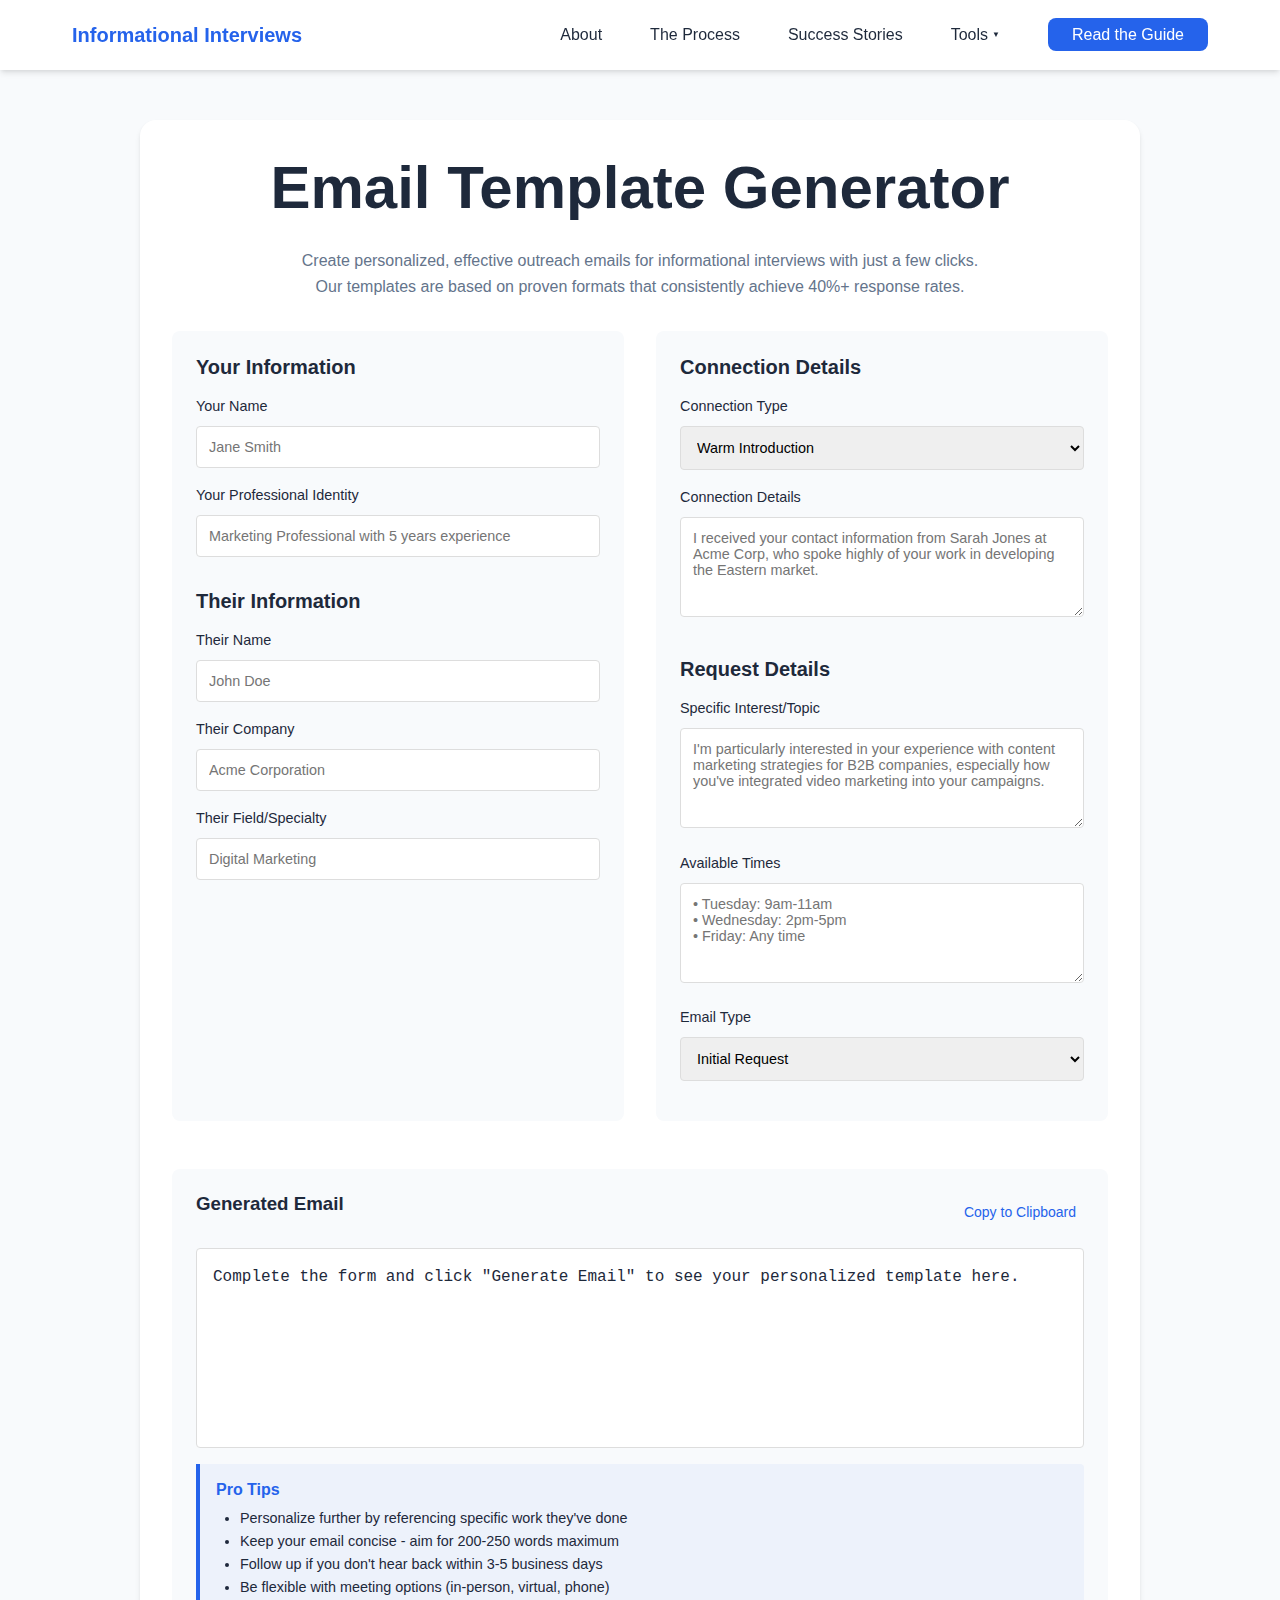
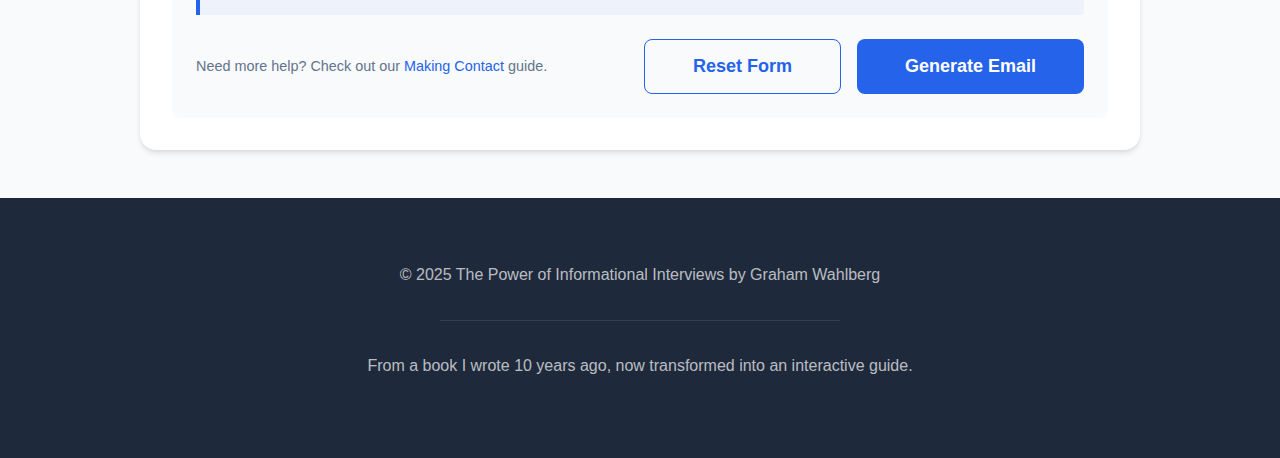
<file: tools/email-generator.html>
<!DOCTYPE html>
<html lang="en">
<head>
  <meta charset="UTF-8">
  <meta name="viewport" content="width=device-width, initial-scale=1.0">
  <title>Email Template Generator | Informational Interviews</title>
  <link rel="stylesheet" href="../styles/main.css">
  <style>
    .tool-container {
      max-width: 1000px;
      margin: 0 auto;
      padding: 2rem;
      background-color: var(--white);
      border-radius: var(--border-radius-lg);
      box-shadow: var(--box-shadow);
    }
    
    .tool-header {
      margin-bottom: 2rem;
      text-align: center;
    }
    
    .tool-description {
      max-width: 700px;
      margin: 0 auto 2rem;
      text-align: center;
      color: var(--gray);
    }
    
    .tool-form {
      display: grid;
      grid-template-columns: 1fr 1fr;
      gap: 2rem;
    }
    
    .form-section {
      background-color: var(--light);
      padding: 1.5rem;
      border-radius: var(--border-radius-md);
    }
    
    .form-section h3 {
      margin-top: 0;
      margin-bottom: 1rem;
      font-size: 1.25rem;
    }
    
    .form-group {
      margin-bottom: 1rem;
    }
    
    .form-group label {
      display: block;
      margin-bottom: 0.5rem;
      font-weight: 500;
      font-size: 0.9rem;
    }
    
    .form-group input,
    .form-group select,
    .form-group textarea {
      width: 100%;
      padding: 0.75rem;
      border: 1px solid #ddd;
      border-radius: var(--border-radius-sm);
      font-size: 0.9rem;
      font-family: inherit;
    }
    
    .form-group textarea {
      min-height: 100px;
      resize: vertical;
    }
    
    .email-preview {
      grid-column: span 2;
      background-color: var(--light);
      padding: 1.5rem;
      border-radius: var(--border-radius-md);
      margin-top: 1rem;
    }
    
    .email-preview-header {
      display: flex;
      justify-content: space-between;
      align-items: center;
      margin-bottom: 1rem;
    }
    
    .email-preview-content {
      background-color: var(--white);
      padding: 1rem;
      border-radius: var(--border-radius-sm);
      border: 1px solid #ddd;
      white-space: pre-wrap;
      font-family: monospace;
      min-height: 200px;
    }
    
    .action-bar {
      display: flex;
      justify-content: space-between;
      align-items: center;
      margin-top: 1.5rem;
    }
    
    .action-bar .tips {
      font-size: 0.9rem;
      color: var(--gray);
    }
    
    .action-buttons {
      display: flex;
      gap: 1rem;
    }
    
    .tips-box {
      background-color: rgba(37, 99, 235, 0.05);
      border-left: 4px solid var(--primary);
      padding: 1rem;
      border-radius: 0 var(--border-radius-sm) var(--border-radius-sm) 0;
      margin-top: 1rem;
    }
    
    .tips-box h4 {
      color: var(--primary);
      margin-top: 0;
      margin-bottom: 0.5rem;
      font-size: 1rem;
    }
    
    .tips-box ul {
      margin: 0;
      padding-left: 1.5rem;
      font-size: 0.9rem;
    }
    
    .copy-notification {
      position: fixed;
      bottom: 2rem;
      right: 2rem;
      background-color: var(--success);
      color: white;
      padding: 1rem;
      border-radius: var(--border-radius-md);
      box-shadow: var(--box-shadow);
      opacity: 0;
      transition: opacity 0.3s ease;
      pointer-events: none;
    }
    
    .copy-notification.visible {
      opacity: 1;
    }
    
    @media (max-width: 768px) {
      .tool-form {
        grid-template-columns: 1fr;
      }
      
      .email-preview {
        grid-column: 1;
      }
      
      .action-bar {
        flex-direction: column;
        gap: 1rem;
      }
      
      .action-bar .tips {
        text-align: center;
      }
      
      .action-buttons {
        width: 100%;
        justify-content: center;
      }
    }
  </style>
</head>

<body>
<!-- Universal Site Header for TOOLS directory -->
<header class="site-header">
  <div class="container">
    <a href="../index.html" class="logo">Informational Interviews</a>
    <nav class="main-nav">
      <ul>
        <li><a href="../index.html#about">About</a></li>
        <li><a href="../index.html#journey">The Process</a></li>
        <li><a href="../index.html#stories">Success Stories</a></li>
        <li class="dropdown">
          <a href="#" class="dropdown-toggle">Tools <span class="dropdown-icon">▼</span></a>
          <ul class="dropdown-menu">
            <li><a href="email-generator.html">Email Templates</a></li>
            <li><a href="question-bank.html">Question Library</a></li>
            <li><a href="contact-tracker.html">Contact Tracker</a></li>
            <li><a href="scheduler.html">30-Day Plan</a></li>
          </ul>
        </li>
        <li><a href="../content/module-1/index.html" class="cta-button">Read the Guide</a></li>
      </ul>
    </nav>
    <button class="menu-toggle" aria-label="Toggle menu">
      <span></span>
      <span></span>
      <span></span>
    </button>
  </div>
</header>

  
  <main style="padding-top: 120px; padding-bottom: 3rem;">
    <div class="container">
      <div class="tool-container">
        <div class="tool-header">
          <h1>Email Template Generator</h1>
          <p class="tool-description">Create personalized, effective outreach emails for informational interviews with just a few clicks. Our templates are based on proven formats that consistently achieve 40%+ response rates.</p>
        </div>
        
        <form id="email-form" class="tool-form">
          <div class="form-section">
            <h3>Your Information</h3>
            
            <div class="form-group">
              <label for="yourName">Your Name</label>
              <input type="text" id="yourName" name="yourName" placeholder="Jane Smith">
            </div>
            
            <div class="form-group">
              <label for="yourIdentity">Your Professional Identity</label>
              <input type="text" id="yourIdentity" name="yourIdentity" placeholder="Marketing Professional with 5 years experience">
            </div>
            
            <h3 style="margin-top: 2rem;">Their Information</h3>
            
            <div class="form-group">
              <label for="theirName">Their Name</label>
              <input type="text" id="theirName" name="theirName" placeholder="John Doe">
            </div>
            
            <div class="form-group">
              <label for="theirCompany">Their Company</label>
              <input type="text" id="theirCompany" name="theirCompany" placeholder="Acme Corporation">
            </div>
            
            <div class="form-group">
              <label for="theirField">Their Field/Specialty</label>
              <input type="text" id="theirField" name="theirField" placeholder="Digital Marketing">
            </div>
          </div>
          
          <div class="form-section">
            <h3>Connection Details</h3>
            
            <div class="form-group">
              <label for="connectionType">Connection Type</label>
              <select id="connectionType" name="connectionType">
                <option value="warm">Warm Introduction</option>
                <option value="cold">Cold Outreach</option>
              </select>
            </div>
            
            <div class="form-group" id="warmConnectionContainer">
              <label for="warmConnection">Connection Details</label>
              <textarea id="warmConnection" name="warmConnection" placeholder="I received your contact information from Sarah Jones at Acme Corp, who spoke highly of your work in developing the Eastern market."></textarea>
            </div>
            
            <div class="form-group" id="coldConnectionContainer" style="display: none;">
              <label for="coldConnection">How You Found Them</label>
              <textarea id="coldConnection" name="coldConnection" placeholder="I discovered your profile on LinkedIn and was particularly impressed by your article on marketing automation strategies."></textarea>
            </div>
            
            <h3 style="margin-top: 2rem;">Request Details</h3>
            
            <div class="form-group">
              <label for="specificInterest">Specific Interest/Topic</label>
              <textarea id="specificInterest" name="specificInterest" placeholder="I'm particularly interested in your experience with content marketing strategies for B2B companies, especially how you've integrated video marketing into your campaigns."></textarea>
            </div>
            
            <div class="form-group">
              <label for="availableTimes">Available Times</label>
              <textarea id="availableTimes" name="availableTimes" placeholder="• Tuesday: 9am-11am
• Wednesday: 2pm-5pm
• Friday: Any time"></textarea>
            </div>
            
            <div class="form-group">
              <label for="emailType">Email Type</label>
              <select id="emailType" name="emailType">
                <option value="initial">Initial Request</option>
                <option value="followup">Follow-Up</option>
                <option value="thankyou">Thank You</option>
              </select>
            </div>
          </div>
          
          <div class="email-preview">
            <div class="email-preview-header">
              <h3>Generated Email</h3>
              <button type="button" id="copyButton" class="action-button">Copy to Clipboard</button>
            </div>
            <div id="emailPreview" class="email-preview-content">Complete the form and click "Generate Email" to see your personalized template here.</div>
            
            <div class="tips-box">
              <h4>Pro Tips</h4>
              <ul>
                <li>Personalize further by referencing specific work they've done</li>
                <li>Keep your email concise - aim for 200-250 words maximum</li>
                <li>Follow up if you don't hear back within 3-5 business days</li>
                <li>Be flexible with meeting options (in-person, virtual, phone)</li>
              </ul>
            </div>
            
            <div class="action-bar">
              <div class="tips">Need more help? Check out our <a href="../content/module-4/index.html">Making Contact</a> guide.</div>
              <div class="action-buttons">
                <button type="button" id="resetButton" class="secondary-button">Reset Form</button>
                <button type="button" id="generateButton" class="primary-button">Generate Email</button>
              </div>
            </div>
          </div>
        </form>
      </div>
    </div>
  </main>
  
  <div id="copyNotification" class="copy-notification">Email copied to clipboard!</div>
  
  <footer class="site-footer">
    <div class="container">
      <p>© 2025 The Power of Informational Interviews by Graham Wahlberg</p>
      <div class="footer-separator"></div>
      <p>From a book I wrote 10 years ago, now transformed into an interactive guide.</p>
    </div>
  </footer>

  <script src="../scripts/main.js"></script>
  <script>
    document.addEventListener('DOMContentLoaded', function() {
      // Connection type toggle
      const connectionType = document.getElementById('connectionType');
      const warmConnectionContainer = document.getElementById('warmConnectionContainer');
      const coldConnectionContainer = document.getElementById('coldConnectionContainer');
      
      connectionType.addEventListener('change', function() {
        if (this.value === 'warm') {
          warmConnectionContainer.style.display = 'block';
          coldConnectionContainer.style.display = 'none';
        } else {
          warmConnectionContainer.style.display = 'none';
          coldConnectionContainer.style.display = 'block';
        }
      });
      
      // Generate email
      const generateButton = document.getElementById('generateButton');
      const emailPreview = document.getElementById('emailPreview');
      
      generateButton.addEventListener('click', function() {
        const formData = {
          yourName: document.getElementById('yourName').value || 'Your Name',
          yourIdentity: document.getElementById('yourIdentity').value || 'Your Professional Identity',
          theirName: document.getElementById('theirName').value || 'Their Name',
          theirCompany: document.getElementById('theirCompany').value || 'Their Company',
          theirField: document.getElementById('theirField').value || 'Their Field',
          connectionType: document.getElementById('connectionType').value,
          warmConnection: document.getElementById('warmConnection').value,
          coldConnection: document.getElementById('coldConnection').value,
          specificInterest: document.getElementById('specificInterest').value || 'your work in this field',
          availableTimes: document.getElementById('availableTimes').value || '• Next week: Monday-Friday, 9am-5pm',
          emailType: document.getElementById('emailType').value
        };
        
        let emailContent = generateEmailContent(formData);
        emailPreview.textContent = emailContent;
      });
      
      // Copy to clipboard
      const copyButton = document.getElementById('copyButton');
      const copyNotification = document.getElementById('copyNotification');
      
      copyButton.addEventListener('click', function() {
        const textToCopy = emailPreview.textContent;
        navigator.clipboard.writeText(textToCopy).then(function() {
          copyNotification.classList.add('visible');
          setTimeout(function() {
            copyNotification.classList.remove('visible');
          }, 2000);
        }, function() {
          alert('Failed to copy. Please try again.');
        });
      });
      
      // Reset form
      const resetButton = document.getElementById('resetButton');
      
      resetButton.addEventListener('click', function() {
        document.getElementById('email-form').reset();
        emailPreview.textContent = 'Complete the form and click "Generate Email" to see your personalized template here.';
        warmConnectionContainer.style.display = 'block';
        coldConnectionContainer.style.display = 'none';
      });
      
      // Generate email content based on form data and email type
      function generateEmailContent(data) {
        let subject = '';
        let body = '';
        
        if (data.emailType === 'initial') {
          subject = `Informational Interview Request: ${data.yourIdentity} interested in ${data.theirField}`;
          
          body = `Subject: ${subject}\n\n`;
          body += `Hello ${data.theirName},\n\n`;
          body += `I am a ${data.yourIdentity} and I would like to request an informational interview with you to discuss your insights and perspective on ${data.theirField}.\n\n`;
          
          if (data.connectionType === 'warm') {
            body += `${data.warmConnection}\n\n`;
          } else {
            body += `${data.coldConnection}\n\n`;
          }
          
          body += `I'm particularly interested in learning about ${data.specificInterest} and would value your perspective given your experience at ${data.theirCompany}.\n\n`;
          body += `I'm available at your convenience during these times:\n${data.availableTimes}\n\n`;
          body += `I understand you're busy, and even 20-30 minutes would be greatly appreciated. Would any of these times work for you?\n\n`;
          body += `Thank you for considering this request.\n\n`;
          body += `Best regards,\n${data.yourName}`;
          
        } else if (data.emailType === 'followup') {
          subject = `Following up: Quick conversation about ${data.theirField}`;
          
          body = `Subject: ${subject}\n\n`;
          body += `Hello ${data.theirName},\n\n`;
          body += `I wanted to follow up on my previous message about connecting for a brief informational conversation about your experience in ${data.theirField}.\n\n`;
          body += `I understand you're busy, so even 15-20 minutes of your time would be tremendously valuable as I explore opportunities in this field.\n\n`;
          body += `Would you be available any of these times?\n${data.availableTimes}\n\n`;
          body += `Thank you for considering this request.\n\n`;
          body += `Best regards,\n${data.yourName}\n\n`;
          body += `[Previous message included below]`;
          
        } else if (data.emailType === 'thankyou') {
          subject = `Thank you for our conversation about ${data.theirField}`;
          
          body = `Subject: ${subject}\n\n`;
          body += `Hello ${data.theirName},\n\n`;
          body += `Thank you for taking the time to meet with me today. I truly appreciated our conversation about ${data.theirField} and your insights on ${data.specificInterest}.\n\n`;
          body += `Your advice about [specific point from conversation] was particularly valuable to me, and I plan to follow up on your suggestion to [action item].\n\n`;
          body += `If you happen to think of anyone else who might be beneficial for me to connect with in this field, I would greatly appreciate an introduction.\n\n`;
          body += `Thank you again for your time and generosity. I look forward to staying in touch.\n\n`;
          body += `Best regards,\n${data.yourName}`;
        }
        
        return body;
      }
    });
  </script>
</body>
</html>
</file>
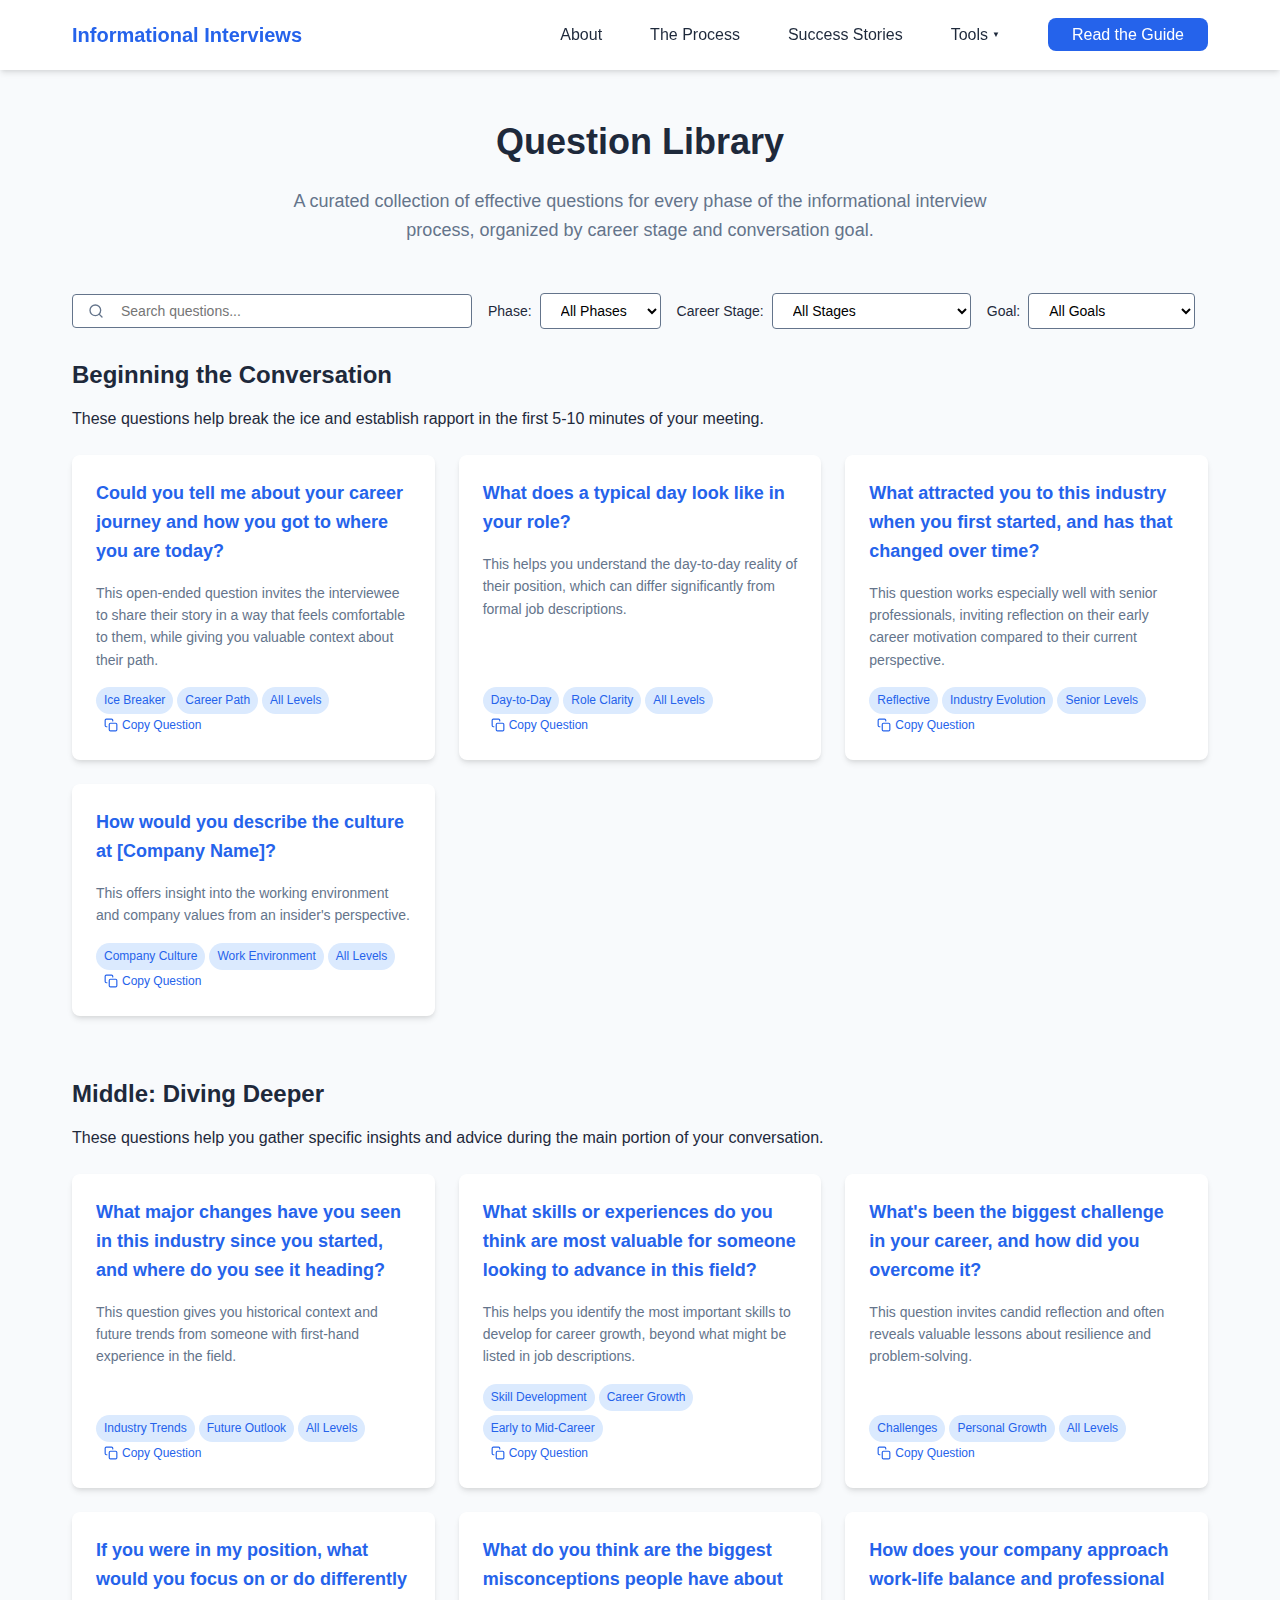
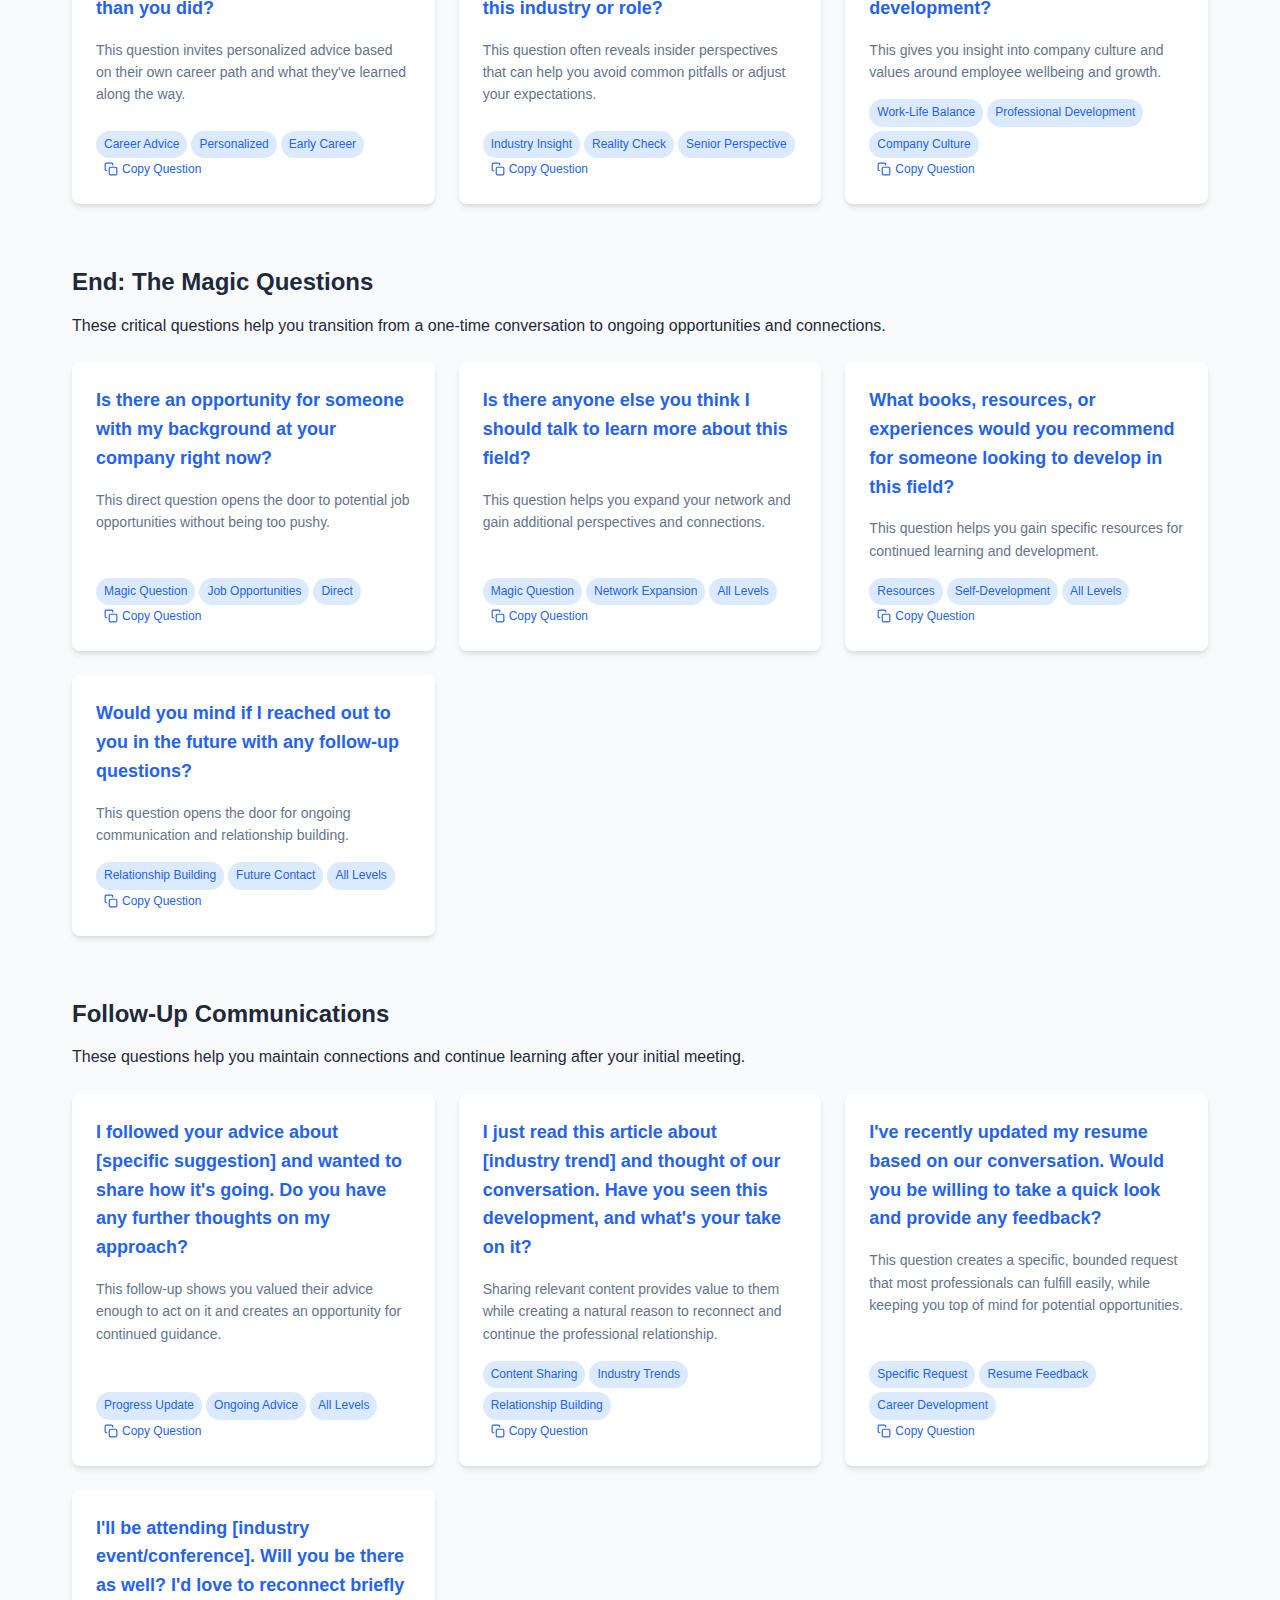
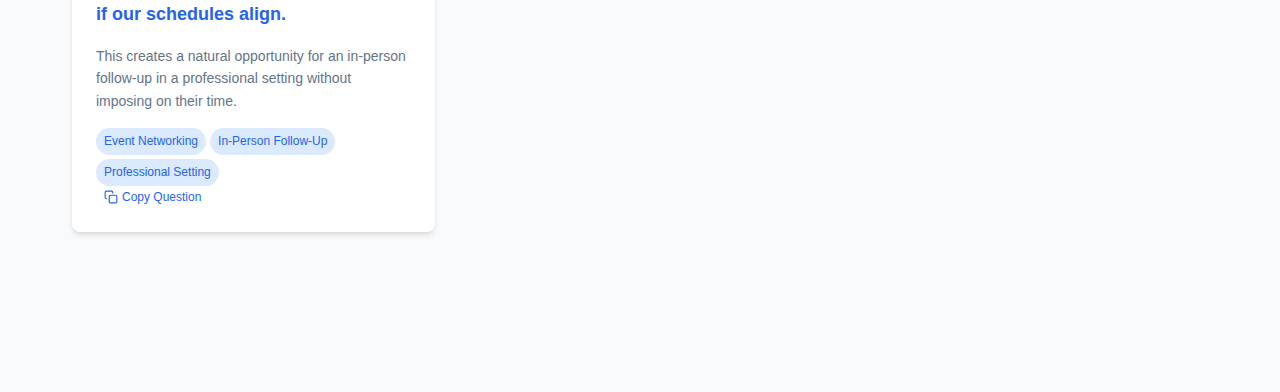
<file: tools/question-bank.html>
<!DOCTYPE html>
<html lang="en">
<head>
  <meta charset="UTF-8">
  <meta name="viewport" content="width=device-width, initial-scale=1.0">
  <title>Question Library | Informational Interviews</title>
  <link rel="stylesheet" href="../styles/main.css">
  <meta name="description" content="A curated library of effective questions to ask during informational interviews, organized by career stage and conversation phase.">
  <style>
    .question-category {
      margin-bottom: var(--spacing-3xl);
    }
    
    .questions-container {
      display: grid;
      grid-template-columns: repeat(auto-fill, minmax(300px, 1fr));
      gap: var(--spacing-lg);
      margin-top: var(--spacing-lg);
    }
    
    .question-card {
      background-color: var(--white);
      border-radius: var(--border-radius-md);
      padding: var(--spacing-lg);
      box-shadow: var(--box-shadow);
      height: 100%;
      display: flex;
      flex-direction: column;
    }
    
    .question-text {
      font-weight: 600;
      margin-bottom: var(--spacing-md);
      font-size: var(--text-lg);
      color: var(--primary);
    }
    
    .question-description {
      color: var(--gray);
      font-size: var(--text-sm);
      margin-bottom: var(--spacing-md);
      flex-grow: 1;
    }
    
    .question-tags {
      display: flex;
      flex-wrap: wrap;
      gap: var(--spacing-xs);
    }
    
    .question-tag {
      font-size: var(--text-xs);
      background-color: var(--primary-light);
      color: var(--primary);
      padding: var(--spacing-xs) var(--spacing-sm);
      border-radius: 20px;
      display: inline-block;
    }
    
    .filters {
      display: flex;
      gap: var(--spacing-md);
      flex-wrap: wrap;
      margin-bottom: var(--spacing-xl);
      align-items: center;
    }
    
    .filter-group {
      display: flex;
      gap: var(--spacing-sm);
      align-items: center;
    }
    
    .filter-label {
      font-weight: 500;
      font-size: var(--text-sm);
    }
    
    .filter-select {
      padding: var(--spacing-sm) var(--spacing-md);
      border-radius: var(--border-radius-sm);
      border: 1px solid var(--gray);
      background-color: var(--white);
      font-size: var(--text-sm);
    }
    
    .search-container {
      position: relative;
      flex-grow: 1;
      max-width: 400px;
    }
    
    .search-input {
      width: 100%;
      padding: var(--spacing-sm) var(--spacing-md);
      padding-left: calc(var(--spacing-md) * 2 + 16px);
      border-radius: var(--border-radius-sm);
      border: 1px solid var(--gray);
      font-size: var(--text-sm);
    }
    
    .search-icon {
      position: absolute;
      left: var(--spacing-md);
      top: 50%;
      transform: translateY(-50%);
      color: var(--gray);
    }
    
    .copy-button {
      background-color: transparent;
      border: none;
      color: var(--primary);
      display: flex;
      align-items: center;
      gap: var(--spacing-xs);
      cursor: pointer;
      font-size: var(--text-xs);
      padding: var(--spacing-xs) var(--spacing-sm);
      border-radius: var(--border-radius-sm);
      margin-top: auto;
      align-self: flex-start;
    }
    
    .copy-button:hover {
      background-color: var(--primary-light);
    }
    
    .tool-header {
      text-align: center;
      max-width: 700px;
      margin: 0 auto var(--spacing-2xl);
    }
    
    .tool-header p {
      color: var(--gray);
      font-size: var(--text-lg);
    }
    
    .fab-container {
      position: fixed;
      bottom: var(--spacing-xl);
      right: var(--spacing-xl);
      z-index: 100;
    }
    
    .fab {
      width: 60px;
      height: 60px;
      border-radius: 50%;
      background-color: var(--primary);
      display: flex;
      align-items: center;
      justify-content: center;
      box-shadow: var(--box-shadow-lg);
      cursor: pointer;
      color: var(--white);
      font-size: var(--text-2xl);
      border: none;
    }
    
    .fab-menu {
      position: absolute;
      bottom: 70px;
      right: 0;
      background-color: var(--white);
      border-radius: var(--border-radius-md);
      box-shadow: var(--box-shadow-lg);
      padding: var(--spacing-md);
      display: none;
      flex-direction: column;
      gap: var(--spacing-sm);
      min-width: 200px;
    }
    
    .fab-menu.active {
      display: flex;
    }
    
    .fab-item {
      padding: var(--spacing-sm) var(--spacing-md);
      border-radius: var(--border-radius-sm);
      text-decoration: none;
      color: var(--dark);
      display: flex;
      align-items: center;
      gap: var(--spacing-sm);
    }
    
    .fab-item:hover {
      background-color: var(--primary-light);
      color: var(--primary);
    }
    
    /* Responsive adjustments */
    @media (max-width: 768px) {
      .questions-container {
        grid-template-columns: 1fr;
      }
      
      .filters {
        flex-direction: column;
        align-items: flex-start;
      }
      
      .search-container {
        max-width: 100%;
        width: 100%;
      }
    }
  </style>
</head>
<body>
<!-- Universal Site Header for TOOLS directory -->
<header class="site-header">
    <div class="container">
      <a href="../index.html" class="logo">Informational Interviews</a>
      <nav class="main-nav">
        <ul>
          <li><a href="../index.html#about">About</a></li>
          <li><a href="../index.html#journey">The Process</a></li>
          <li><a href="../index.html#stories">Success Stories</a></li>
          <li class="dropdown">
            <a href="#" class="dropdown-toggle">Tools <span class="dropdown-icon">▼</span></a>
            <ul class="dropdown-menu">
              <li><a href="email-generator.html">Email Templates</a></li>
              <li><a href="question-bank.html">Question Library</a></li>
              <li><a href="contact-tracker.html">Contact Tracker</a></li>
              <li><a href="scheduler.html">30-Day Plan</a></li>
            </ul>
          </li>
          <li><a href="../content/module-1/index.html" class="cta-button">Read the Guide</a></li>
        </ul>
      </nav>
      <button class="menu-toggle" aria-label="Toggle menu">
        <span></span>
        <span></span>
        <span></span>
      </button>
    </div>
  </header>
  
  
  <main class="container" style="margin-top: 120px; padding-bottom: var(--spacing-4xl);">
    <div class="tool-header">
      <h1 class="section-title">Question Library</h1>
      <p>A curated collection of effective questions for every phase of the informational interview process, organized by career stage and conversation goal.</p>
    </div>
    
    <div class="filters">
      <div class="search-container">
        <svg class="search-icon" xmlns="http://www.w3.org/2000/svg" width="16" height="16" viewBox="0 0 24 24" fill="none" stroke="currentColor" stroke-width="2" stroke-linecap="round" stroke-linejoin="round">
          <circle cx="11" cy="11" r="8"></circle>
          <line x1="21" y1="21" x2="16.65" y2="16.65"></line>
        </svg>
        <input type="text" class="search-input" placeholder="Search questions..." id="search-questions">
      </div>
      
      <div class="filter-group">
        <span class="filter-label">Phase:</span>
        <select class="filter-select" id="filter-phase">
          <option value="all">All Phases</option>
          <option value="beginning">Beginning</option>
          <option value="middle">Middle</option>
          <option value="end">End</option>
          <option value="follow-up">Follow-Up</option>
        </select>
      </div>
      
      <div class="filter-group">
        <span class="filter-label">Career Stage:</span>
        <select class="filter-select" id="filter-stage">
          <option value="all">All Stages</option>
          <option value="junior">Junior (0-1 years)</option>
          <option value="starter">Starter (1-5 years)</option>
          <option value="trailblazer">Trailblazer (5-10 years)</option>
          <option value="mentor">Mentor (10-20 years)</option>
          <option value="legend">Legend (20+ years)</option>
        </select>
      </div>
      
      <div class="filter-group">
        <span class="filter-label">Goal:</span>
        <select class="filter-select" id="filter-goal">
          <option value="all">All Goals</option>
          <option value="career-path">Career Path</option>
          <option value="industry-insight">Industry Insight</option>
          <option value="company-culture">Company Culture</option>
          <option value="skill-development">Skill Development</option>
          <option value="job-opportunities">Job Opportunities</option>
          <option value="personal-growth">Personal Growth</option>
        </select>
      </div>
    </div>
    
    <div class="question-category" id="beginning-questions">
      <h2>Beginning the Conversation</h2>
      <p>These questions help break the ice and establish rapport in the first 5-10 minutes of your meeting.</p>
      
      <div class="questions-container">
        <div class="question-card" data-phase="beginning" data-stage="all" data-goal="career-path">
          <div class="question-text">Could you tell me about your career journey and how you got to where you are today?</div>
          <div class="question-description">This open-ended question invites the interviewee to share their story in a way that feels comfortable to them, while giving you valuable context about their path.</div>
          <div class="question-tags">
            <span class="question-tag">Ice Breaker</span>
            <span class="question-tag">Career Path</span>
            <span class="question-tag">All Levels</span>
          </div>
          <button class="copy-button">
            <svg xmlns="http://www.w3.org/2000/svg" width="14" height="14" viewBox="0 0 24 24" fill="none" stroke="currentColor" stroke-width="2" stroke-linecap="round" stroke-linejoin="round">
              <rect x="9" y="9" width="13" height="13" rx="2" ry="2"></rect>
              <path d="M5 15H4a2 2 0 0 1-2-2V4a2 2 0 0 1 2-2h9a2 2 0 0 1 2 2v1"></path>
            </svg>
            Copy Question
          </button>
        </div>
        
        <div class="question-card" data-phase="beginning" data-stage="all" data-goal="industry-insight">
          <div class="question-text">What does a typical day look like in your role?</div>
          <div class="question-description">This helps you understand the day-to-day reality of their position, which can differ significantly from formal job descriptions.</div>
          <div class="question-tags">
            <span class="question-tag">Day-to-Day</span>
            <span class="question-tag">Role Clarity</span>
            <span class="question-tag">All Levels</span>
          </div>
          <button class="copy-button">
            <svg xmlns="http://www.w3.org/2000/svg" width="14" height="14" viewBox="0 0 24 24" fill="none" stroke="currentColor" stroke-width="2" stroke-linecap="round" stroke-linejoin="round">
              <rect x="9" y="9" width="13" height="13" rx="2" ry="2"></rect>
              <path d="M5 15H4a2 2 0 0 1-2-2V4a2 2 0 0 1 2-2h9a2 2 0 0 1 2 2v1"></path>
            </svg>
            Copy Question
          </button>
        </div>
        
        <div class="question-card" data-phase="beginning" data-stage="mentor legend" data-goal="career-path">
          <div class="question-text">What attracted you to this industry when you first started, and has that changed over time?</div>
          <div class="question-description">This question works especially well with senior professionals, inviting reflection on their early career motivation compared to their current perspective.</div>
          <div class="question-tags">
            <span class="question-tag">Reflective</span>
            <span class="question-tag">Industry Evolution</span>
            <span class="question-tag">Senior Levels</span>
          </div>
          <button class="copy-button">
            <svg xmlns="http://www.w3.org/2000/svg" width="14" height="14" viewBox="0 0 24 24" fill="none" stroke="currentColor" stroke-width="2" stroke-linecap="round" stroke-linejoin="round">
              <rect x="9" y="9" width="13" height="13" rx="2" ry="2"></rect>
              <path d="M5 15H4a2 2 0 0 1-2-2V4a2 2 0 0 1 2-2h9a2 2 0 0 1 2 2v1"></path>
            </svg>
            Copy Question
          </button>
        </div>
        
        <div class="question-card" data-phase="beginning" data-stage="all" data-goal="company-culture">
          <div class="question-text">How would you describe the culture at [Company Name]?</div>
          <div class="question-description">This offers insight into the working environment and company values from an insider's perspective.</div>
          <div class="question-tags">
            <span class="question-tag">Company Culture</span>
            <span class="question-tag">Work Environment</span>
            <span class="question-tag">All Levels</span>
          </div>
          <button class="copy-button">
            <svg xmlns="http://www.w3.org/2000/svg" width="14" height="14" viewBox="0 0 24 24" fill="none" stroke="currentColor" stroke-width="2" stroke-linecap="round" stroke-linejoin="round">
              <rect x="9" y="9" width="13" height="13" rx="2" ry="2"></rect>
              <path d="M5 15H4a2 2 0 0 1-2-2V4a2 2 0 0 1 2-2h9a2 2 0 0 1 2 2v1"></path>
            </svg>
            Copy Question
          </button>
        </div>
      </div>
    </div>
    
    <div class="question-category" id="middle-questions">
      <h2>Middle: Diving Deeper</h2>
      <p>These questions help you gather specific insights and advice during the main portion of your conversation.</p>
      
      <div class="questions-container">
        <div class="question-card" data-phase="middle" data-stage="all" data-goal="industry-insight">
          <div class="question-text">What major changes have you seen in this industry since you started, and where do you see it heading?</div>
          <div class="question-description">This question gives you historical context and future trends from someone with first-hand experience in the field.</div>
          <div class="question-tags">
            <span class="question-tag">Industry Trends</span>
            <span class="question-tag">Future Outlook</span>
            <span class="question-tag">All Levels</span>
          </div>
          <button class="copy-button">
            <svg xmlns="http://www.w3.org/2000/svg" width="14" height="14" viewBox="0 0 24 24" fill="none" stroke="currentColor" stroke-width="2" stroke-linecap="round" stroke-linejoin="round">
              <rect x="9" y="9" width="13" height="13" rx="2" ry="2"></rect>
              <path d="M5 15H4a2 2 0 0 1-2-2V4a2 2 0 0 1 2-2h9a2 2 0 0 1 2 2v1"></path>
            </svg>
            Copy Question
          </button>
        </div>
        
        <div class="question-card" data-phase="middle" data-stage="starter trailblazer" data-goal="skill-development">
          <div class="question-text">What skills or experiences do you think are most valuable for someone looking to advance in this field?</div>
          <div class="question-description">This helps you identify the most important skills to develop for career growth, beyond what might be listed in job descriptions.</div>
          <div class="question-tags">
            <span class="question-tag">Skill Development</span>
            <span class="question-tag">Career Growth</span>
            <span class="question-tag">Early to Mid-Career</span>
          </div>
          <button class="copy-button">
            <svg xmlns="http://www.w3.org/2000/svg" width="14" height="14" viewBox="0 0 24 24" fill="none" stroke="currentColor" stroke-width="2" stroke-linecap="round" stroke-linejoin="round">
              <rect x="9" y="9" width="13" height="13" rx="2" ry="2"></rect>
              <path d="M5 15H4a2 2 0 0 1-2-2V4a2 2 0 0 1 2-2h9a2 2 0 0 1 2 2v1"></path>
            </svg>
            Copy Question
          </button>
        </div>
        
        <div class="question-card" data-phase="middle" data-stage="all" data-goal="personal-growth">
          <div class="question-text">What's been the biggest challenge in your career, and how did you overcome it?</div>
          <div class="question-description">This question invites candid reflection and often reveals valuable lessons about resilience and problem-solving.</div>
          <div class="question-tags">
            <span class="question-tag">Challenges</span>
            <span class="question-tag">Personal Growth</span>
            <span class="question-tag">All Levels</span>
          </div>
          <button class="copy-button">
            <svg xmlns="http://www.w3.org/2000/svg" width="14" height="14" viewBox="0 0 24 24" fill="none" stroke="currentColor" stroke-width="2" stroke-linecap="round" stroke-linejoin="round">
              <rect x="9" y="9" width="13" height="13" rx="2" ry="2"></rect>
              <path d="M5 15H4a2 2 0 0 1-2-2V4a2 2 0 0 1 2-2h9a2 2 0 0 1 2 2v1"></path>
            </svg>
            Copy Question
          </button>
        </div>
        
        <div class="question-card" data-phase="middle" data-stage="junior starter" data-goal="career-path">
          <div class="question-text">If you were in my position, what would you focus on or do differently than you did?</div>
          <div class="question-description">This question invites personalized advice based on their own career path and what they've learned along the way.</div>
          <div class="question-tags">
            <span class="question-tag">Career Advice</span>
            <span class="question-tag">Personalized</span>
            <span class="question-tag">Early Career</span>
          </div>
          <button class="copy-button">
            <svg xmlns="http://www.w3.org/2000/svg" width="14" height="14" viewBox="0 0 24 24" fill="none" stroke="currentColor" stroke-width="2" stroke-linecap="round" stroke-linejoin="round">
              <rect x="9" y="9" width="13" height="13" rx="2" ry="2"></rect>
              <path d="M5 15H4a2 2 0 0 1-2-2V4a2 2 0 0 1 2-2h9a2 2 0 0 1 2 2v1"></path>
            </svg>
            Copy Question
          </button>
        </div>
        
        <div class="question-card" data-phase="middle" data-stage="mentor legend" data-goal="industry-insight">
          <div class="question-text">What do you think are the biggest misconceptions people have about this industry or role?</div>
          <div class="question-description">This question often reveals insider perspectives that can help you avoid common pitfalls or adjust your expectations.</div>
          <div class="question-tags">
            <span class="question-tag">Industry Insight</span>
            <span class="question-tag">Reality Check</span>
            <span class="question-tag">Senior Perspective</span>
          </div>
          <button class="copy-button">
            <svg xmlns="http://www.w3.org/2000/svg" width="14" height="14" viewBox="0 0 24 24" fill="none" stroke="currentColor" stroke-width="2" stroke-linecap="round" stroke-linejoin="round">
              <rect x="9" y="9" width="13" height="13" rx="2" ry="2"></rect>
              <path d="M5 15H4a2 2 0 0 1-2-2V4a2 2 0 0 1 2-2h9a2 2 0 0 1 2 2v1"></path>
            </svg>
            Copy Question
          </button>
        </div>
        
        <div class="question-card" data-phase="middle" data-stage="all" data-goal="company-culture">
          <div class="question-text">How does your company approach work-life balance and professional development?</div>
          <div class="question-description">This gives you insight into company culture and values around employee wellbeing and growth.</div>
          <div class="question-tags">
            <span class="question-tag">Work-Life Balance</span>
            <span class="question-tag">Professional Development</span>
            <span class="question-tag">Company Culture</span>
          </div>
          <button class="copy-button">
            <svg xmlns="http://www.w3.org/2000/svg" width="14" height="14" viewBox="0 0 24 24" fill="none" stroke="currentColor" stroke-width="2" stroke-linecap="round" stroke-linejoin="round">
              <rect x="9" y="9" width="13" height="13" rx="2" ry="2"></rect>
              <path d="M5 15H4a2 2 0 0 1-2-2V4a2 2 0 0 1 2-2h9a2 2 0 0 1 2 2v1"></path>
            </svg>
            Copy Question
          </button>
        </div>
      </div>
    </div>
    
    <div class="question-category" id="end-questions">
      <h2>End: The Magic Questions</h2>
      <p>These critical questions help you transition from a one-time conversation to ongoing opportunities and connections.</p>
      
      <div class="questions-container">
        <div class="question-card" data-phase="end" data-stage="all" data-goal="job-opportunities">
          <div class="question-text">Is there an opportunity for someone with my background at your company right now?</div>
          <div class="question-description">This direct question opens the door to potential job opportunities without being too pushy.</div>
          <div class="question-tags">
            <span class="question-tag">Magic Question</span>
            <span class="question-tag">Job Opportunities</span>
            <span class="question-tag">Direct</span>
          </div>
          <button class="copy-button">
            <svg xmlns="http://www.w3.org/2000/svg" width="14" height="14" viewBox="0 0 24 24" fill="none" stroke="currentColor" stroke-width="2" stroke-linecap="round" stroke-linejoin="round">
              <rect x="9" y="9" width="13" height="13" rx="2" ry="2"></rect>
              <path d="M5 15H4a2 2 0 0 1-2-2V4a2 2 0 0 1 2-2h9a2 2 0 0 1 2 2v1"></path>
            </svg>
            Copy Question
          </button>
        </div>
        
        <div class="question-card" data-phase="end" data-stage="all" data-goal="career-path">
          <div class="question-text">Is there anyone else you think I should talk to learn more about this field?</div>
          <div class="question-description">This question helps you expand your network and gain additional perspectives and connections.</div>
          <div class="question-tags">
            <span class="question-tag">Magic Question</span>
            <span class="question-tag">Network Expansion</span>
            <span class="question-tag">All Levels</span>
          </div>
          <button class="copy-button">
            <svg xmlns="http://www.w3.org/2000/svg" width="14" height="14" viewBox="0 0 24 24" fill="none" stroke="currentColor" stroke-width="2" stroke-linecap="round" stroke-linejoin="round">
              <rect x="9" y="9" width="13" height="13" rx="2" ry="2"></rect>
              <path d="M5 15H4a2 2 0 0 1-2-2V4a2 2 0 0 1 2-2h9a2 2 0 0 1 2 2v1"></path>
            </svg>
            Copy Question
          </button>
        </div>
        
        <div class="question-card" data-phase="end" data-stage="all" data-goal="personal-growth">
          <div class="question-text">What books, resources, or experiences would you recommend for someone looking to develop in this field?</div>
          <div class="question-description">This question helps you gain specific resources for continued learning and development.</div>
          <div class="question-tags">
            <span class="question-tag">Resources</span>
            <span class="question-tag">Self-Development</span>
            <span class="question-tag">All Levels</span>
          </div>
          <button class="copy-button">
            <svg xmlns="http://www.w3.org/2000/svg" width="14" height="14" viewBox="0 0 24 24" fill="none" stroke="currentColor" stroke-width="2" stroke-linecap="round" stroke-linejoin="round">
              <rect x="9" y="9" width="13" height="13" rx="2" ry="2"></rect>
              <path d="M5 15H4a2 2 0 0 1-2-2V4a2 2 0 0 1 2-2h9a2 2 0 0 1 2 2v1"></path>
            </svg>
            Copy Question
          </button>
        </div>
        
        <div class="question-card" data-phase="end" data-stage="all" data-goal="career-path">
          <div class="question-text">Would you mind if I reached out to you in the future with any follow-up questions?</div>
          <div class="question-description">This question opens the door for ongoing communication and relationship building.</div>
          <div class="question-tags">
            <span class="question-tag">Relationship Building</span>
            <span class="question-tag">Future Contact</span>
            <span class="question-tag">All Levels</span>
          </div>
          <button class="copy-button">
            <svg xmlns="http://www.w3.org/2000/svg" width="14" height="14" viewBox="0 0 24 24" fill="none" stroke="currentColor" stroke-width="2" stroke-linecap="round" stroke-linejoin="round">
              <rect x="9" y="9" width="13" height="13" rx="2" ry="2"></rect>
              <path d="M5 15H4a2 2 0 0 1-2-2V4a2 2 0 0 1 2-2h9a2 2 0 0 1 2 2v1"></path>
            </svg>
            Copy Question
          </button>
        </div>
      </div>
    </div>
    
    <div class="question-category" id="follow-up-questions">
      <h2>Follow-Up Communications</h2>
      <p>These questions help you maintain connections and continue learning after your initial meeting.</p>
      
      <div class="questions-container">
        <div class="question-card" data-phase="follow-up" data-stage="all" data-goal="career-path">
          <div class="question-text">I followed your advice about [specific suggestion] and wanted to share how it's going. Do you have any further thoughts on my approach?</div>
          <div class="question-description">This follow-up shows you valued their advice enough to act on it and creates an opportunity for continued guidance.</div>
          <div class="question-tags">
            <span class="question-tag">Progress Update</span>
            <span class="question-tag">Ongoing Advice</span>
            <span class="question-tag">All Levels</span>
          </div>
          <button class="copy-button">
            <svg xmlns="http://www.w3.org/2000/svg" width="14" height="14" viewBox="0 0 24 24" fill="none" stroke="currentColor" stroke-width="2" stroke-linecap="round" stroke-linejoin="round">
              <rect x="9" y="9" width="13" height="13" rx="2" ry="2"></rect>
              <path d="M5 15H4a2 2 0 0 1-2-2V4a2 2 0 0 1 2-2h9a2 2 0 0 1 2 2v1"></path>
            </svg>
            Copy Question
          </button>
        </div>
        
        <div class="question-card" data-phase="follow-up" data-stage="all" data-goal="industry-insight">
          <div class="question-text">I just read this article about [industry trend] and thought of our conversation. Have you seen this development, and what's your take on it?</div>
          <div class="question-description">Sharing relevant content provides value to them while creating a natural reason to reconnect and continue the professional relationship.</div>
          <div class="question-tags">
            <span class="question-tag">Content Sharing</span>
            <span class="question-tag">Industry Trends</span>
            <span class="question-tag">Relationship Building</span>
          </div>
          <button class="copy-button">
            <svg xmlns="http://www.w3.org/2000/svg" width="14" height="14" viewBox="0 0 24 24" fill="none" stroke="currentColor" stroke-width="2" stroke-linecap="round" stroke-linejoin="round">
              <rect x="9" y="9" width="13" height="13" rx="2" ry="2"></rect>
              <path d="M5 15H4a2 2 0 0 1-2-2V4a2 2 0 0 1 2-2h9a2 2 0 0 1 2 2v1"></path>
            </svg>
            Copy Question
          </button>
        </div>
        
        <div class="question-card" data-phase="follow-up" data-stage="all" data-goal="job-opportunities">
          <div class="question-text">I've recently updated my resume based on our conversation. Would you be willing to take a quick look and provide any feedback?</div>
          <div class="question-description">This question creates a specific, bounded request that most professionals can fulfill easily, while keeping you top of mind for potential opportunities.</div>
          <div class="question-tags">
            <span class="question-tag">Specific Request</span>
            <span class="question-tag">Resume Feedback</span>
            <span class="question-tag">Career Development</span>
          </div>
          <button class="copy-button">
            <svg xmlns="http://www.w3.org/2000/svg" width="14" height="14" viewBox="0 0 24 24" fill="none" stroke="currentColor" stroke-width="2" stroke-linecap="round" stroke-linejoin="round">
              <rect x="9" y="9" width="13" height="13" rx="2" ry="2"></rect>
              <path d="M5 15H4a2 2 0 0 1-2-2V4a2 2 0 0 1 2-2h9a2 2 0 0 1 2 2v1"></path>
            </svg>
            Copy Question
          </button>
        </div>
        
        <div class="question-card" data-phase="follow-up" data-stage="all" data-goal="career-path">
          <div class="question-text">I'll be attending [industry event/conference]. Will you be there as well? I'd love to reconnect briefly if our schedules align.</div>
          <div class="question-description">This creates a natural opportunity for an in-person follow-up in a professional setting without imposing on their time.</div>
          <div class="question-tags">
            <span class="question-tag">Event Networking</span>
            <span class="question-tag">In-Person Follow-Up</span>
            <span class="question-tag">Professional Setting</span>
          </div>
          <button class="copy-button">
            <svg xmlns="http://www.w3.org/2000/svg" width="14" height="14" viewBox="0 0 24 24" fill="none" stroke="currentColor" stroke-width="2" stroke-linecap="round" stroke-linejoin="round">
              <rect x="9" y="9" width="13" height="13" rx="2" ry="2"></rect>
              <path d="M5 15H4a2 2 0 0 1-2-2V4a2 2 0 0 1 2-2h9a2 2 0 0 1 2 2v1"></path>
            </svg>
            Copy Question
          </button>
        </div>
</file>
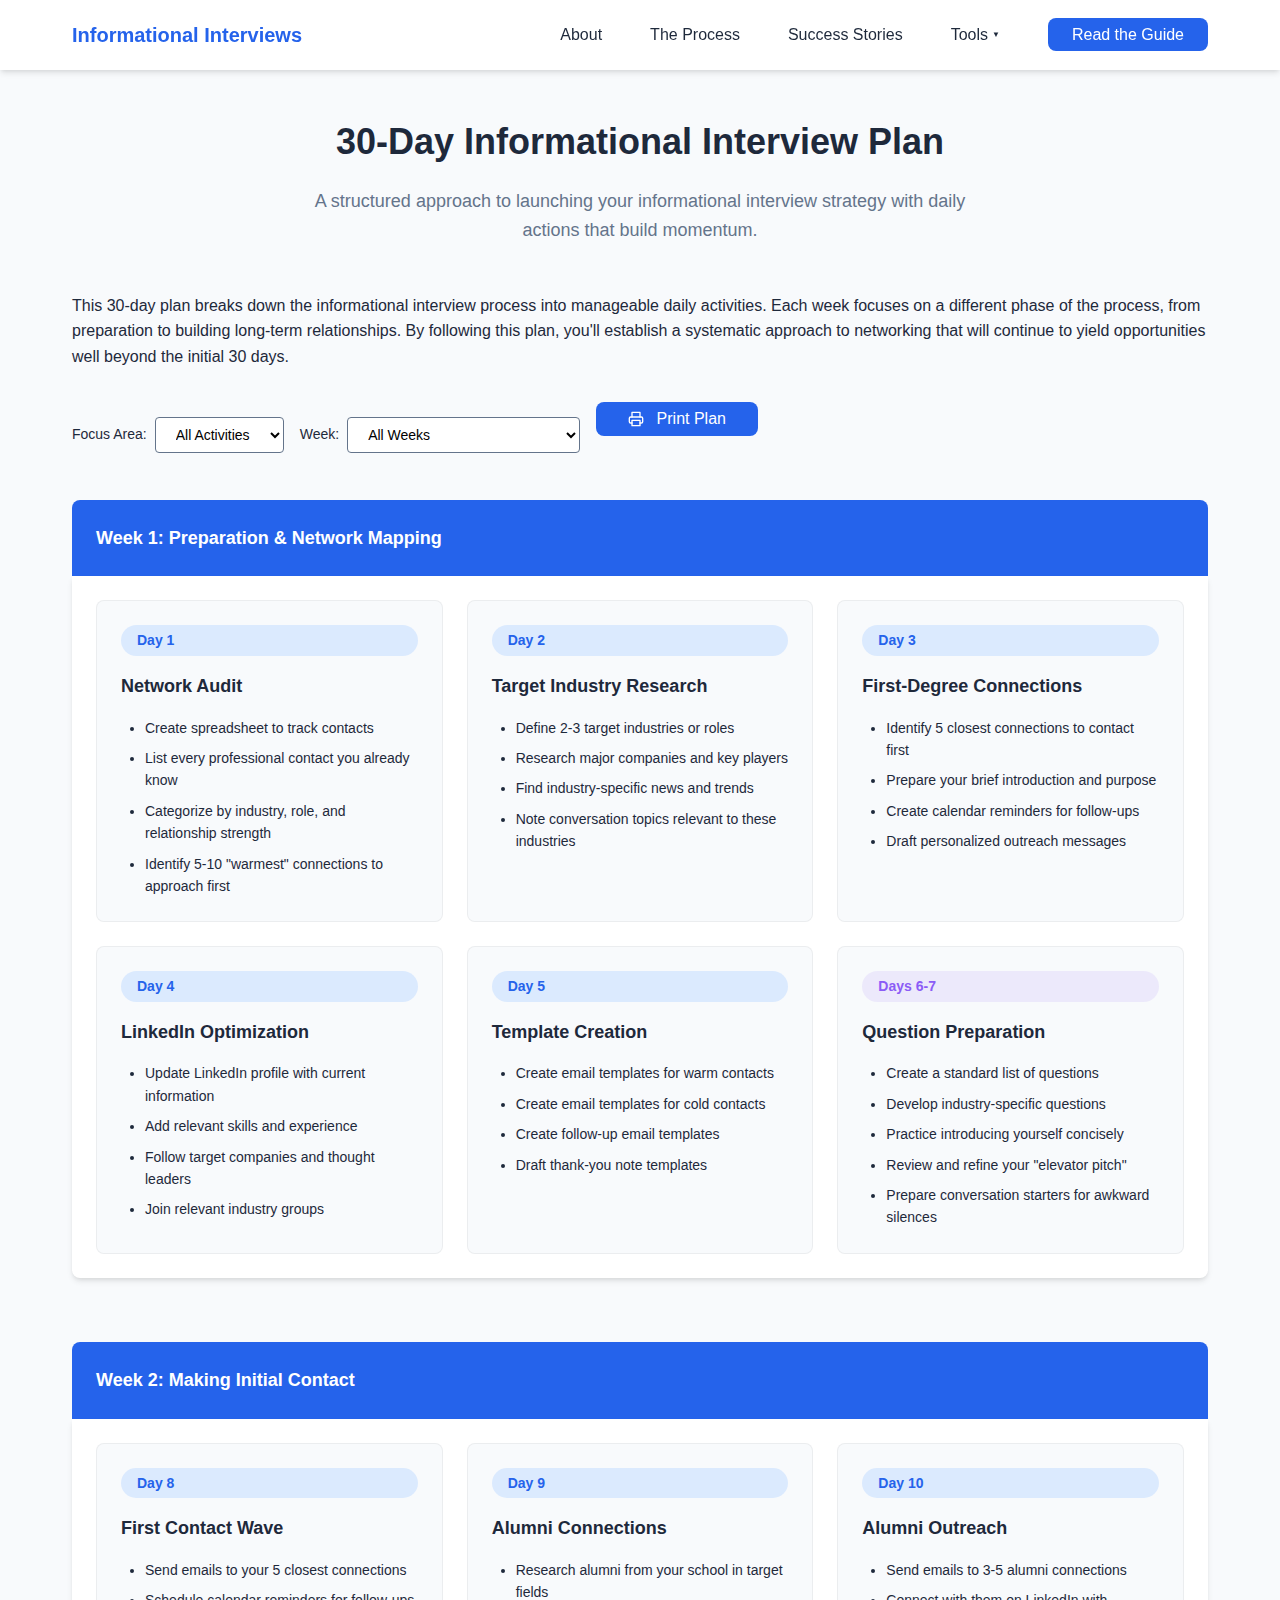
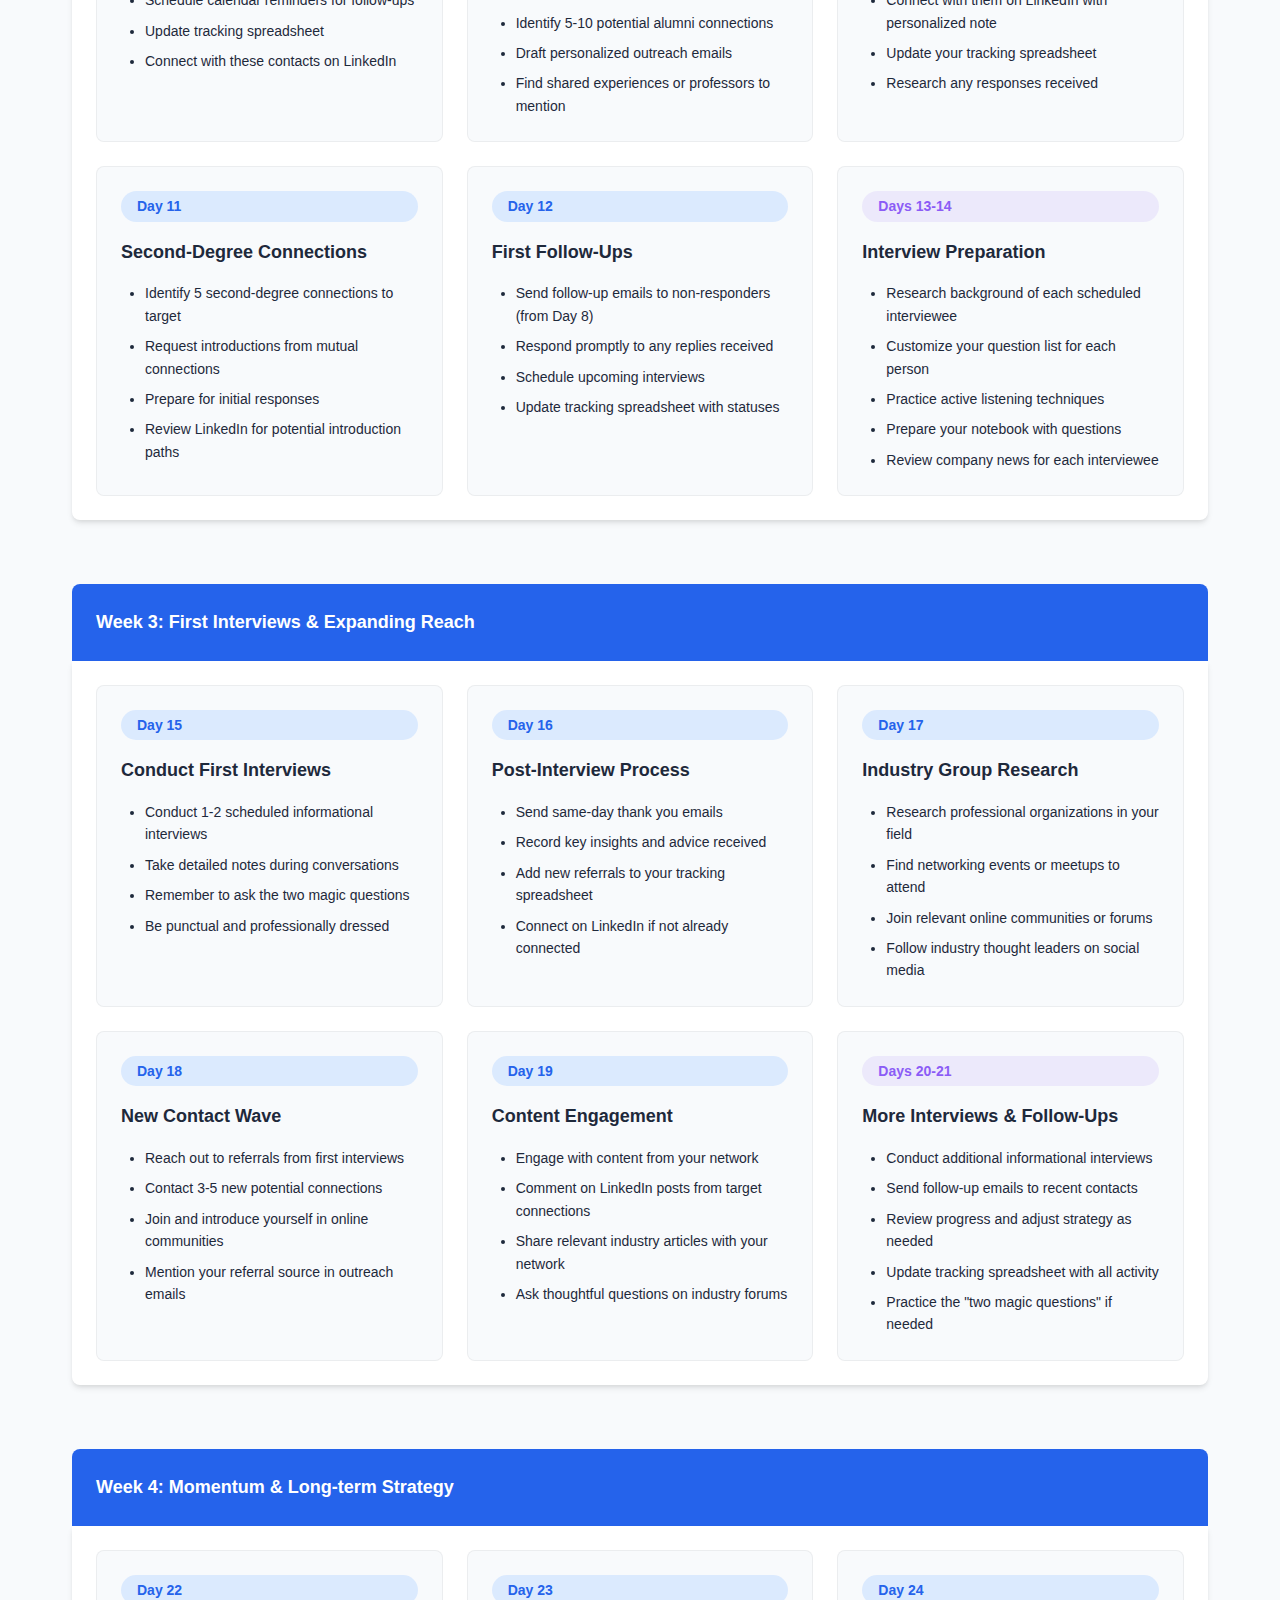
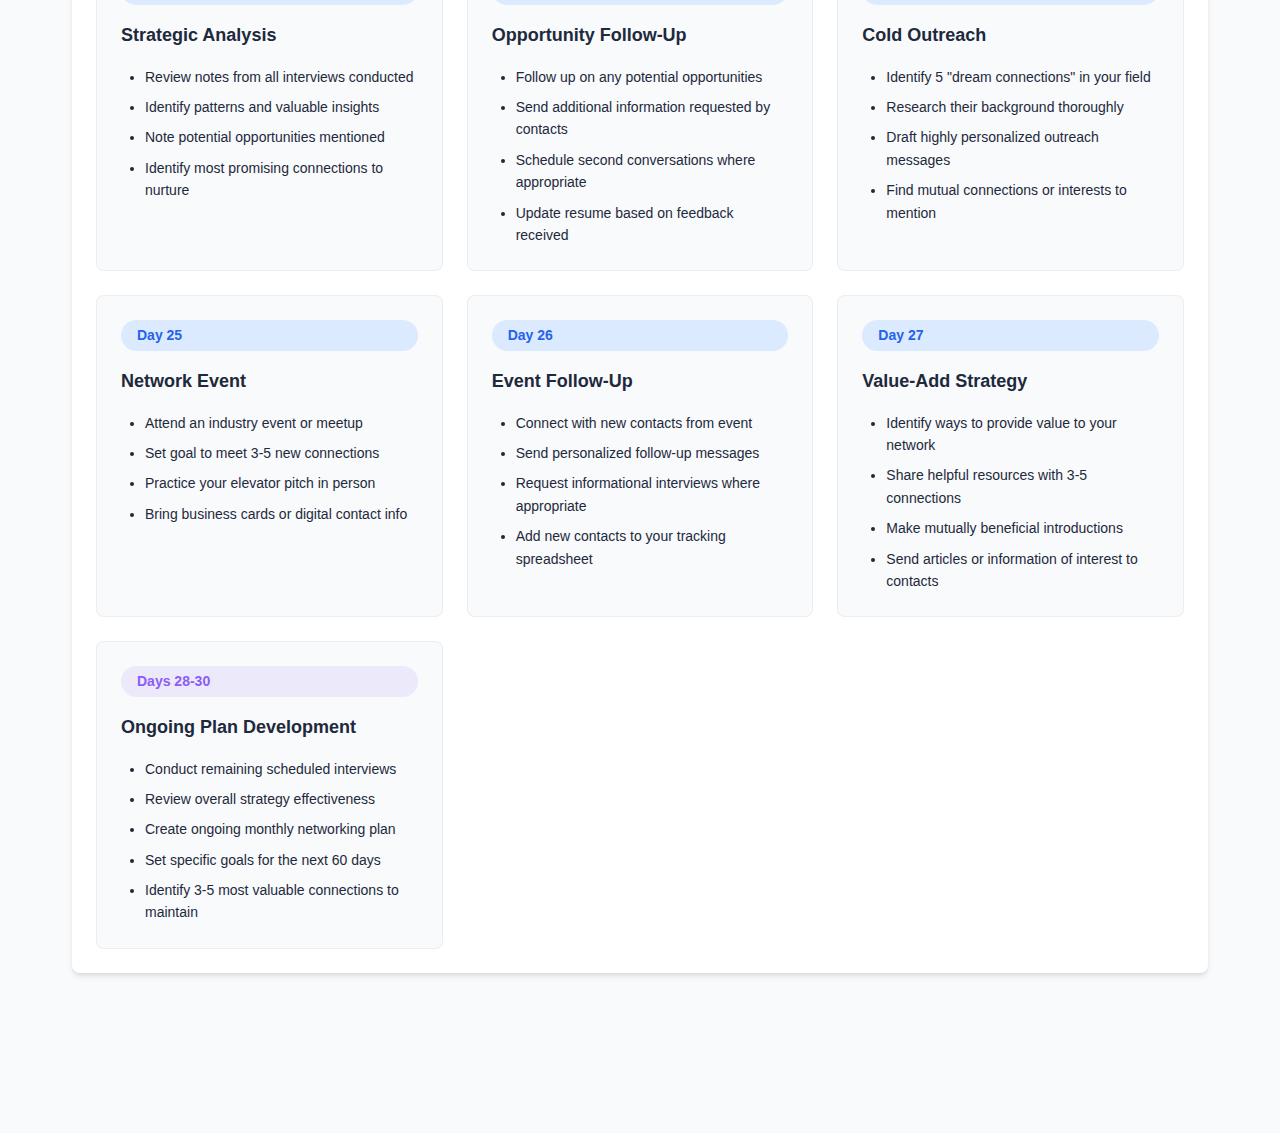
<file: tools/scheduler.html>
<!DOCTYPE html>
<html lang="en">
<head>
  <meta charset="UTF-8">
  <meta name="viewport" content="width=device-width, initial-scale=1.0">
  <title>30-Day Plan | Informational Interviews</title>
  <link rel="stylesheet" href="../styles/main.css">
  <meta name="description" content="A structured 30-day action plan to implement informational interviews and build your professional network systematically.">
  <style>
    .week-container {
      margin-bottom: var(--spacing-3xl);
    }
    
    .week-header {
      background-color: var(--primary);
      color: var(--white);
      padding: var(--spacing-lg);
      border-radius: var(--border-radius-md) var(--border-radius-md) 0 0;
      font-weight: 600;
      font-size: var(--text-lg);
    }
    
    .days-container {
      display: grid;
      grid-template-columns: repeat(auto-fill, minmax(300px, 1fr));
      gap: var(--spacing-lg);
      padding: var(--spacing-lg);
      background-color: var(--white);
      border-radius: 0 0 var(--border-radius-md) var(--border-radius-md);
      box-shadow: var(--box-shadow);
    }
    
    .day-card {
      background-color: var(--light);
      border-radius: var(--border-radius-md);
      padding: var(--spacing-lg);
      border: 1px solid rgba(0, 0, 0, 0.05);
      height: 100%;
      display: flex;
      flex-direction: column;
    }
    
    .day-number {
      display: inline-block;
      background-color: var(--primary-light);
      color: var(--primary);
      padding: var(--spacing-xs) var(--spacing-md);
      border-radius: 20px;
      font-size: var(--text-sm);
      font-weight: 600;
      margin-bottom: var(--spacing-md);
    }
    
    .day-title {
      font-weight: 600;
      margin-bottom: var(--spacing-md);
      font-size: var(--text-lg);
      color: var(--dark);
    }
    
    .day-tasks {
      padding-left: var(--spacing-lg);
      margin: 0;
    }
    
    .day-tasks li {
      margin-bottom: var(--spacing-sm);
      font-size: var(--text-sm);
    }
    
    .day-tasks li:last-child {
      margin-bottom: 0;
    }
    
    .weekend-card .day-number {
      background-color: rgba(139, 92, 246, 0.1);
      color: var(--accent);
    }
    
    .filters {
      display: flex;
      gap: var(--spacing-md);
      flex-wrap: wrap;
      margin-bottom: var(--spacing-xl);
      align-items: center;
    }
    
    .filter-group {
      display: flex;
      gap: var(--spacing-sm);
      align-items: center;
    }
    
    .filter-label {
      font-weight: 500;
      font-size: var(--text-sm);
    }
    
    .filter-select {
      padding: var(--spacing-sm) var(--spacing-md);
      border-radius: var(--border-radius-sm);
      border: 1px solid var(--gray);
      background-color: var(--white);
      font-size: var(--text-sm);
    }
    
    .print-button {
      display: inline-block;
      background-color: var(--primary);
      color: var(--white);
      padding: var(--spacing-sm) var(--spacing-xl);
      border-radius: var(--border-radius-md);
      font-weight: 500;
      cursor: pointer;
      border: none;
      font-size: var(--text-base);
      margin-bottom: var(--spacing-xl);
    }
    
    .print-button:hover {
      background-color: var(--primary-dark);
    }
    
    .tool-header {
      text-align: center;
      max-width: 700px;
      margin: 0 auto var(--spacing-2xl);
    }
    
    .tool-header p {
      color: var(--gray);
      font-size: var(--text-lg);
    }
    
    .intro-text {
      margin-bottom: var(--spacing-xl);
    }
    
    @media print {
      .site-header, 
      .filters, 
      .print-section,
      .menu-toggle {
        display: none !important;
      }
      
      body {
        padding: 0;
        margin: 0;
      }
      
      .week-container {
        page-break-inside: avoid;
      }
      
      .day-card {
        break-inside: avoid;
      }
    }
    
    @media (max-width: 768px) {
      .days-container {
        grid-template-columns: 1fr;
      }
    }
  </style>
</head>
<body>
<!-- Universal Site Header for TOOLS directory -->
<header class="site-header">
    <div class="container">
      <a href="../index.html" class="logo">Informational Interviews</a>
      <nav class="main-nav">
        <ul>
          <li><a href="../index.html#about">About</a></li>
          <li><a href="../index.html#journey">The Process</a></li>
          <li><a href="../index.html#stories">Success Stories</a></li>
          <li class="dropdown">
            <a href="#" class="dropdown-toggle">Tools <span class="dropdown-icon">▼</span></a>
            <ul class="dropdown-menu">
              <li><a href="email-generator.html">Email Templates</a></li>
              <li><a href="question-bank.html">Question Library</a></li>
              <li><a href="contact-tracker.html">Contact Tracker</a></li>
              <li><a href="scheduler.html">30-Day Plan</a></li>
            </ul>
          </li>
          <li><a href="../content/module-1/index.html" class="cta-button">Read the Guide</a></li>
        </ul>
      </nav>
      <button class="menu-toggle" aria-label="Toggle menu">
        <span></span>
        <span></span>
        <span></span>
      </button>
    </div>
  </header>
  
  
  <main class="container" style="margin-top: 120px; padding-bottom: var(--spacing-4xl);">
    <div class="tool-header">
      <h1 class="section-title">30-Day Informational Interview Plan</h1>
      <p>A structured approach to launching your informational interview strategy with daily actions that build momentum.</p>
    </div>
    
    <div class="intro-text">
      <p>This 30-day plan breaks down the informational interview process into manageable daily activities. Each week focuses on a different phase of the process, from preparation to building long-term relationships. By following this plan, you'll establish a systematic approach to networking that will continue to yield opportunities well beyond the initial 30 days.</p>
    </div>
    
    <div class="filters">
      <div class="filter-group">
        <span class="filter-label">Focus Area:</span>
        <select class="filter-select" id="filter-focus">
          <option value="all">All Activities</option>
          <option value="preparation">Preparation</option>
          <option value="outreach">Outreach</option>
          <option value="interview">Interviewing</option>
          <option value="follow-up">Follow-Up</option>
        </select>
      </div>
      
      <div class="filter-group">
        <span class="filter-label">Week:</span>
        <select class="filter-select" id="filter-week">
          <option value="all">All Weeks</option>
          <option value="week1">Week 1: Preparation</option>
          <option value="week2">Week 2: Initial Contact</option>
          <option value="week3">Week 3: First Interviews</option>
          <option value="week4">Week 4: Momentum Building</option>
        </select>
      </div>
      
      <div class="print-section">
        <button class="print-button" onclick="window.print()">
          <svg xmlns="http://www.w3.org/2000/svg" width="16" height="16" viewBox="0 0 24 24" fill="none" stroke="currentColor" stroke-width="2" stroke-linecap="round" stroke-linejoin="round" style="margin-right: 8px; vertical-align: middle;">
            <polyline points="6 9 6 2 18 2 18 9"></polyline>
            <path d="M6 18H4a2 2 0 0 1-2-2v-5a2 2 0 0 1 2-2h16a2 2 0 0 1 2 2v5a2 2 0 0 1-2 2h-2"></path>
            <rect x="6" y="14" width="12" height="8"></rect>
          </svg>
          Print Plan
        </button>
      </div>
    </div>
    
    <div class="week-container" id="week1">
      <div class="week-header">Week 1: Preparation & Network Mapping</div>
      <div class="days-container">
        <div class="day-card" data-focus="preparation">
          <div class="day-number">Day 1</div>
          <div class="day-title">Network Audit</div>
          <ul class="day-tasks">
            <li>Create spreadsheet to track contacts</li>
            <li>List every professional contact you already know</li>
            <li>Categorize by industry, role, and relationship strength</li>
            <li>Identify 5-10 "warmest" connections to approach first</li>
          </ul>
        </div>
        
        <div class="day-card" data-focus="preparation">
          <div class="day-number">Day 2</div>
          <div class="day-title">Target Industry Research</div>
          <ul class="day-tasks">
            <li>Define 2-3 target industries or roles</li>
            <li>Research major companies and key players</li>
            <li>Find industry-specific news and trends</li>
            <li>Note conversation topics relevant to these industries</li>
          </ul>
        </div>
        
        <div class="day-card" data-focus="preparation">
          <div class="day-number">Day 3</div>
          <div class="day-title">First-Degree Connections</div>
          <ul class="day-tasks">
            <li>Identify 5 closest connections to contact first</li>
            <li>Prepare your brief introduction and purpose</li>
            <li>Create calendar reminders for follow-ups</li>
            <li>Draft personalized outreach messages</li>
          </ul>
        </div>
        
        <div class="day-card" data-focus="preparation">
          <div class="day-number">Day 4</div>
          <div class="day-title">LinkedIn Optimization</div>
          <ul class="day-tasks">
            <li>Update LinkedIn profile with current information</li>
            <li>Add relevant skills and experience</li>
            <li>Follow target companies and thought leaders</li>
            <li>Join relevant industry groups</li>
          </ul>
        </div>
        
        <div class="day-card" data-focus="preparation">
          <div class="day-number">Day 5</div>
          <div class="day-title">Template Creation</div>
          <ul class="day-tasks">
            <li>Create email templates for warm contacts</li>
            <li>Create email templates for cold contacts</li>
            <li>Create follow-up email templates</li>
            <li>Draft thank-you note templates</li>
          </ul>
        </div>
        
        <div class="day-card weekend-card" data-focus="preparation">
          <div class="day-number">Days 6-7</div>
          <div class="day-title">Question Preparation</div>
          <ul class="day-tasks">
            <li>Create a standard list of questions</li>
            <li>Develop industry-specific questions</li>
            <li>Practice introducing yourself concisely</li>
            <li>Review and refine your "elevator pitch"</li>
            <li>Prepare conversation starters for awkward silences</li>
          </ul>
        </div>
      </div>
    </div>
    
    <div class="week-container" id="week2">
      <div class="week-header">Week 2: Making Initial Contact</div>
      <div class="days-container">
        <div class="day-card" data-focus="outreach">
          <div class="day-number">Day 8</div>
          <div class="day-title">First Contact Wave</div>
          <ul class="day-tasks">
            <li>Send emails to your 5 closest connections</li>
            <li>Schedule calendar reminders for follow-ups</li>
            <li>Update tracking spreadsheet</li>
            <li>Connect with these contacts on LinkedIn</li>
          </ul>
        </div>
        
        <div class="day-card" data-focus="outreach">
          <div class="day-number">Day 9</div>
          <div class="day-title">Alumni Connections</div>
          <ul class="day-tasks">
            <li>Research alumni from your school in target fields</li>
            <li>Identify 5-10 potential alumni connections</li>
            <li>Draft personalized outreach emails</li>
            <li>Find shared experiences or professors to mention</li>
          </ul>
        </div>
        
        <div class="day-card" data-focus="outreach">
          <div class="day-number">Day 10</div>
          <div class="day-title">Alumni Outreach</div>
          <ul class="day-tasks">
            <li>Send emails to 3-5 alumni connections</li>
            <li>Connect with them on LinkedIn with personalized note</li>
            <li>Update your tracking spreadsheet</li>
            <li>Research any responses received</li>
          </ul>
        </div>
        
        <div class="day-card" data-focus="outreach">
          <div class="day-number">Day 11</div>
          <div class="day-title">Second-Degree Connections</div>
          <ul class="day-tasks">
            <li>Identify 5 second-degree connections to target</li>
            <li>Request introductions from mutual connections</li>
            <li>Prepare for initial responses</li>
            <li>Review LinkedIn for potential introduction paths</li>
          </ul>
        </div>
        
        <div class="day-card" data-focus="follow-up">
          <div class="day-number">Day 12</div>
          <div class="day-title">First Follow-Ups</div>
          <ul class="day-tasks">
            <li>Send follow-up emails to non-responders (from Day 8)</li>
            <li>Respond promptly to any replies received</li>
            <li>Schedule upcoming interviews</li>
            <li>Update tracking spreadsheet with statuses</li>
          </ul>
        </div>
        
        <div class="day-card weekend-card" data-focus="interview">
          <div class="day-number">Days 13-14</div>
          <div class="day-title">Interview Preparation</div>
          <ul class="day-tasks">
            <li>Research background of each scheduled interviewee</li>
            <li>Customize your question list for each person</li>
            <li>Practice active listening techniques</li>
            <li>Prepare your notebook with questions</li>
            <li>Review company news for each interviewee</li>
          </ul>
        </div>
      </div>
    </div>
    
    <div class="week-container" id="week3">
      <div class="week-header">Week 3: First Interviews & Expanding Reach</div>
      <div class="days-container">
        <div class="day-card" data-focus="interview">
          <div class="day-number">Day 15</div>
          <div class="day-title">Conduct First Interviews</div>
          <ul class="day-tasks">
            <li>Conduct 1-2 scheduled informational interviews</li>
            <li>Take detailed notes during conversations</li>
            <li>Remember to ask the two magic questions</li>
            <li>Be punctual and professionally dressed</li>
          </ul>
        </div>
        
        <div class="day-card" data-focus="follow-up">
          <div class="day-number">Day 16</div>
          <div class="day-title">Post-Interview Process</div>
          <ul class="day-tasks">
            <li>Send same-day thank you emails</li>
            <li>Record key insights and advice received</li>
            <li>Add new referrals to your tracking spreadsheet</li>
            <li>Connect on LinkedIn if not already connected</li>
          </ul>
        </div>
        
        <div class="day-card" data-focus="preparation">
          <div class="day-number">Day 17</div>
          <div class="day-title">Industry Group Research</div>
          <ul class="day-tasks">
            <li>Research professional organizations in your field</li>
            <li>Find networking events or meetups to attend</li>
            <li>Join relevant online communities or forums</li>
            <li>Follow industry thought leaders on social media</li>
          </ul>
        </div>
        
        <div class="day-card" data-focus="outreach">
          <div class="day-number">Day 18</div>
          <div class="day-title">New Contact Wave</div>
          <ul class="day-tasks">
            <li>Reach out to referrals from first interviews</li>
            <li>Contact 3-5 new potential connections</li>
            <li>Join and introduce yourself in online communities</li>
            <li>Mention your referral source in outreach emails</li>
          </ul>
        </div>
        
        <div class="day-card" data-focus="outreach">
          <div class="day-number">Day 19</div>
          <div class="day-title">Content Engagement</div>
          <ul class="day-tasks">
            <li>Engage with content from your network</li>
            <li>Comment on LinkedIn posts from target connections</li>
            <li>Share relevant industry articles with your network</li>
            <li>Ask thoughtful questions on industry forums</li>
          </ul>
        </div>
        
        <div class="day-card weekend-card" data-focus="interview">
          <div class="day-number">Days 20-21</div>
          <div class="day-title">More Interviews & Follow-Ups</div>
          <ul class="day-tasks">
            <li>Conduct additional informational interviews</li>
            <li>Send follow-up emails to recent contacts</li>
            <li>Review progress and adjust strategy as needed</li>
            <li>Update tracking spreadsheet with all activity</li>
            <li>Practice the "two magic questions" if needed</li>
          </ul>
        </div>
      </div>
    </div>
    
    <div class="week-container" id="week4">
      <div class="week-header">Week 4: Momentum & Long-term Strategy</div>
      <div class="days-container">
        <div class="day-card" data-focus="follow-up">
          <div class="day-number">Day 22</div>
          <div class="day-title">Strategic Analysis</div>
          <ul class="day-tasks">
            <li>Review notes from all interviews conducted</li>
            <li>Identify patterns and valuable insights</li>
            <li>Note potential opportunities mentioned</li>
            <li>Identify most promising connections to nurture</li>
          </ul>
        </div>
        
        <div class="day-card" data-focus="follow-up">
          <div class="day-number">Day 23</div>
          <div class="day-title">Opportunity Follow-Up</div>
          <ul class="day-tasks">
            <li>Follow up on any potential opportunities</li>
            <li>Send additional information requested by contacts</li>
            <li>Schedule second conversations where appropriate</li>
            <li>Update resume based on feedback received</li>
          </ul>
        </div>
        
        <div class="day-card" data-focus="outreach">
          <div class="day-number">Day 24</div>
          <div class="day-title">Cold Outreach</div>
          <ul class="day-tasks">
            <li>Identify 5 "dream connections" in your field</li>
            <li>Research their background thoroughly</li>
            <li>Draft highly personalized outreach messages</li>
            <li>Find mutual connections or interests to mention</li>
          </ul>
        </div>
        
        <div class="day-card" data-focus="outreach">
          <div class="day-number">Day 25</div>
          <div class="day-title">Network Event</div>
          <ul class="day-tasks">
            <li>Attend an industry event or meetup</li>
            <li>Set goal to meet 3-5 new connections</li>
            <li>Practice your elevator pitch in person</li>
            <li>Bring business cards or digital contact info</li>
          </ul>
        </div>
        
        <div class="day-card" data-focus="follow-up">
          <div class="day-number">Day 26</div>
          <div class="day-title">Event Follow-Up</div>
          <ul class="day-tasks">
            <li>Connect with new contacts from event</li>
            <li>Send personalized follow-up messages</li>
            <li>Request informational interviews where appropriate</li>
            <li>Add new contacts to your tracking spreadsheet</li>
          </ul>
        </div>
        
        <div class="day-card" data-focus="follow-up">
          <div class="day-number">Day 27</div>
          <div class="day-title">Value-Add Strategy</div>
          <ul class="day-tasks">
            <li>Identify ways to provide value to your network</li>
            <li>Share helpful resources with 3-5 connections</li>
            <li>Make mutually beneficial introductions</li>
            <li>Send articles or information of interest to contacts</li>
          </ul>
        </div>
        
        <div class="day-card weekend-card" data-focus="preparation">
          <div class="day-number">Days 28-30</div>
          <div class="day-title">Ongoing Plan Development</div>
          <ul class="day-tasks">
            <li>Conduct remaining scheduled interviews</li>
            <li>Review overall strategy effectiveness</li>
            <li>Create ongoing monthly networking plan</li>
            <li>Set specific goals for the next 60 days</li>
            <li>Identify 3-5 most valuable connections to maintain</li>
          </ul>
        </div>
      </div>
    </div>
  </main>

  <script>
    // Simple filtering functionality
    document.addEventListener('DOMContentLoaded', function() {
      const filterFocus = document.getElementById('filter-focus');
      const filterWeek = document.getElementById('filter-week');
      const dayCards = document.querySelectorAll('.day-card');
      const weekContainers = document.querySelectorAll('.week-container');
      
      function applyFilters() {
        const focusValue = filterFocus.value;
        const weekValue = filterWeek.value;
        
        weekContainers.forEach(week => {
          week.style.display = 'block';
        });
        
        dayCards.forEach(card => {
          card.style.display = 'block';
          
          const focus = card.getAttribute('data-focus');
          const weekId = card.closest('.week-container').id;
          
          if ((focusValue !== 'all' && focus !== focusValue) || 
              (weekValue !== 'all' && weekId !== weekValue)) {
            card.style.display = 'none';
          }
        });
        
        // Hide empty weeks
        weekContainers.forEach(week => {
          const visibleCards = week.querySelectorAll('.day-card[style="display: block"]');
          if (visibleCards.length === 0) {
            week.style.display = 'none';
          }
        });
      }
      
      filterFocus.addEventListener('change', applyFilters);
      filterWeek.addEventListener('change', applyFilters);
      
      // Toggle mobile menu
      const menuToggle = document.querySelector('.menu-toggle');
      const mainNav = document.querySelector('.main-nav');
      
      if (menuToggle && mainNav) {
        menuToggle.addEventListener('click', function() {
          mainNav.classList.toggle('active');
        });
      }
    });
  </script>
</body>
</html>
</file>
<file: styles/main.css>
/* 
 * Main Stylesheet - Informational Interviews Meta-Essay Site
 * Author: Graham Wahlberg
 */

/* === CSS Variables === */
:root {
  /* Colors */
  --primary: #2563eb;
  --primary-light: #dbeafe;
  --primary-dark: #1d4ed8;
  --accent: #8b5cf6;
  --dark: #1e293b;
  --light: #f8fafc;
  --gray: #64748b;
  --success: #10b981;
  --white: #ffffff;
  
  /* Font sizes */
  --text-xs: 0.75rem;
  --text-sm: 0.875rem;
  --text-base: 1rem;
  --text-lg: 1.125rem;
  --text-xl: 1.25rem;
  --text-2xl: 1.5rem;
  --text-3xl: 1.875rem;
  --text-4xl: 2.25rem;
  --text-5xl: 3rem;
  --text-6xl: 3.75rem;
  
  /* Spacing */
  --spacing-xs: 0.25rem;
  --spacing-sm: 0.5rem;
  --spacing-md: 1rem;
  --spacing-lg: 1.5rem;
  --spacing-xl: 2rem;
  --spacing-2xl: 3rem;
  --spacing-3xl: 4rem;
  --spacing-4xl: 6rem;
  
  /* Layout */
  --sidebar-width: 300px;
  --container-max-width: 1200px;
  --content-max-width: 800px;
  
  /* Other */
  --border-radius-sm: 0.25rem;
  --border-radius-md: 0.5rem;
  --border-radius-lg: 1rem;
  --box-shadow: 0 4px 6px -1px rgba(0, 0, 0, 0.1), 0 2px 4px -1px rgba(0, 0, 0, 0.06);
  --box-shadow-lg: 0 10px 15px -3px rgba(0, 0, 0, 0.1), 0 4px 6px -2px rgba(0, 0, 0, 0.05);
}

/* === Reset & Base Styles === */
* {
  margin: 0;
  padding: 0;
  box-sizing: border-box;
}

html, body {
  font-family: -apple-system, BlinkMacSystemFont, 'Segoe UI', Roboto, Oxygen, Ubuntu, Cantarell, 'Open Sans', 'Helvetica Neue', sans-serif;
  font-size: 16px;
  line-height: 1.6;
  color: var(--dark);
  background-color: var(--light);
}

h1, h2, h3, h4, h5, h6 {
  line-height: 1.2;
  margin-bottom: var(--spacing-md);
  font-weight: 700;
}

p {
  margin-bottom: var(--spacing-md);
}

a {
  color: var(--primary);
  text-decoration: none;
  transition: color 0.2s ease;
}

a:hover {
  color: var(--primary-dark);
}

img {
  max-width: 100%;
  height: auto;
}

ul, ol {
  margin-left: var(--spacing-xl);
  margin-bottom: var(--spacing-md);
}

/* === Layout === */
.container {
  width: 100%;
  max-width: var(--container-max-width);
  margin: 0 auto;
  padding: 0 var(--spacing-xl);
}

/* === Header === */
.site-header {
  background-color: var(--white);
  box-shadow: var(--box-shadow);
  position: fixed;
  top: 0;
  left: 0;
  width: 100%;
  z-index: 1000;
}

.site-header .container {
  display: flex;
  justify-content: space-between;
  align-items: center;
  height: 70px;
}

.logo {
  font-weight: 700;
  font-size: var(--text-xl);
  color: var(--primary);
}

.main-nav ul {
  display: flex;
  list-style: none;
  margin: 0;
  gap: var(--spacing-2xl);
}

.main-nav a {
  color: var(--dark);
  font-weight: 500;
}

.main-nav a:hover {
  color: var(--primary);
}

.cta-button {
  background-color: var(--primary);
  color: var(--white) !important;
  padding: var(--spacing-sm) var(--spacing-lg);
  border-radius: var(--border-radius-md);
  font-weight: 600;
  transition: background-color 0.2s ease;
}

.cta-button:hover {
  background-color: var(--primary-dark);
}

.menu-toggle {
  display: none;
  background: none;
  border: none;
  cursor: pointer;
  width: 30px;
  height: 24px;
  position: relative;
}

.menu-toggle span {
  display: block;
  width: 100%;
  height: 2px;
  background-color: var(--dark);
  position: absolute;
  transition: transform 0.3s ease;
}

.menu-toggle span:nth-child(1) {
  top: 0;
}

.menu-toggle span:nth-child(2) {
  top: 50%;
  transform: translateY(-50%);
}

.menu-toggle span:nth-child(3) {
  bottom: 0;
}

/* === Hero Section === */
.hero {
  padding-top: 120px;
  padding-bottom: var(--spacing-4xl);
  min-height: 100vh;
  display: flex;
  align-items: center;
  background: linear-gradient(80deg, var(--light) 50%, var(--primary-light) 50%);
}

.hero .container {
  display: flex;
  align-items: center;
  justify-content: space-between;
}

.hero-content {
  flex: 1;
  max-width: 600px;
}

.hero-image {
  flex: 1;
  text-align: center;
  max-width: 500px;
}

.hero-image img {
  border-radius: var(--border-radius-lg);
  box-shadow: var(--box-shadow-lg);
}

.tagline {
  color: var(--primary);
  font-weight: 600;
  text-transform: uppercase;
  letter-spacing: 1.5px;
  font-size: var(--text-sm);
  margin-bottom: var(--spacing-lg);
}

h1 {
  font-size: var(--text-6xl);
  margin-bottom: var(--spacing-lg);
}

.subtitle {
  font-size: var(--text-xl);
  color: var(--gray);
  margin-bottom: var(--spacing-2xl);
}

.hero-stats {
  display: flex;
  gap: var(--spacing-2xl);
  margin-top: var(--spacing-3xl);
}

.stat {
  display: flex;
  flex-direction: column;
}

.stat-number {
  font-size: var(--text-4xl);
  font-weight: 700;
  color: var(--primary);
  line-height: 1;
}

.stat-label {
  font-size: var(--text-sm);
  color: var(--gray);
  margin-top: var(--spacing-xs);
}

.hero-actions {
  display: flex;
  gap: var(--spacing-md);
  margin-top: var(--spacing-3xl);
}

.primary-button {
  display: inline-block;
  background-color: var(--primary);
  color: var(--white);
  padding: var(--spacing-md) var(--spacing-2xl);
  border-radius: var(--border-radius-md);
  font-weight: 600;
  font-size: var(--text-lg);
  transition: background-color 0.2s ease;
  border: none;
  cursor: pointer;
}

.primary-button:hover {
  background-color: var(--primary-dark);
  color: var(--white);
}

.secondary-button {
  display: inline-block;
  background-color: transparent;
  color: var(--primary);
  padding: var(--spacing-md) var(--spacing-2xl);
  border-radius: var(--border-radius-md);
  font-weight: 600;
  font-size: var(--text-lg);
  border: 1px solid var(--primary);
  cursor: pointer;
  transition: background-color 0.2s ease, color 0.2s ease;
}

.secondary-button:hover {
  background-color: var(--primary);
  color: var(--white);
}

/* === Quote Block === */
.quote-block {
  padding: var(--spacing-4xl) 0;
  background-color: var(--white);
  text-align: center;
}

.quote {
  font-size: var(--text-3xl);
  font-weight: 300;
  max-width: 900px;
  margin: 0 auto;
  position: relative;
  padding: 0 var(--spacing-4xl);
}

.quote::before,
.quote::after {
  content: """;
  position: absolute;
  font-size: 6rem;
  color: var(--primary-light);
  font-family: Georgia, serif;
  line-height: 1;
}

.quote::before {
  left: 0;
  top: -1rem;
}

.quote::after {
  content: """;
  right: 0;
  bottom: -3rem;
}

.quote-author {
  margin-top: var(--spacing-2xl);
  font-weight: 600;
  color: var(--primary);
}

/* === Book Section === */
.book-section {
  padding: var(--spacing-4xl) 0;
  background-color: var(--light);
}

.book-section .container {
  display: flex;
  align-items: center;
  gap: var(--spacing-3xl);
}

.book-content {
  flex: 1;
}

.book-image {
  flex: 1;
  text-align: center;
}

.book-image img {
  max-width: 100%;
  border-radius: var(--border-radius-md);
  box-shadow: var(--box-shadow-lg);
}

.section-title {
  font-size: var(--text-4xl);
  margin-bottom: var(--spacing-lg);
}

.section-text {
  font-size: var(--text-lg);
  color: var(--gray);
  margin-bottom: var(--spacing-2xl);
}

.feature-points {
  margin: var(--spacing-2xl) 0;
}

.feature-point {
  display: flex;
  align-items: center;
  margin-bottom: var(--spacing-md);
}

.feature-icon {
  width: 2rem;
  height: 2rem;
  background-color: var(--primary-light);
  border-radius: 50%;
  display: flex;
  align-items: center;
  justify-content: center;
  color: var(--primary);
  margin-right: var(--spacing-md);
  flex-shrink: 0;
}

.feature-text {
  font-weight: 500;
}

/* === Journey Section === */
.journey {
  padding: var(--spacing-4xl) 0;
  background-color: var(--white);
}

.journey-header {
  text-align: center;
  max-width: 700px;
  margin: 0 auto var(--spacing-4xl);
}

.journey-steps {
  display: flex;
  justify-content: space-between;
  position: relative;
}

.journey-steps::after {
  content: "";
  position: absolute;
  top: 2.5rem;
  left: 3rem;
  right: 3rem;
  height: 2px;
  background-color: var(--primary-light);
  z-index: 1;
}

.journey-step {
  text-align: center;
  position: relative;
  z-index: 2;
  width: 20%;
  padding: 0 var(--spacing-md);
}

.step-number {
  width: 5rem;
  height: 5rem;
  background-color: var(--primary);
  color: var(--white);
  border-radius: 50%;
  display: flex;
  align-items: center;
  justify-content: center;
  font-size: var(--text-2xl);
  font-weight: 700;
  margin: 0 auto var(--spacing-lg);
}

.step-title {
  font-weight: 600;
  margin-bottom: var(--spacing-sm);
  font-size: var(--text-lg);
}

.step-description {
  font-size: var(--text-sm);
  color: var(--gray);
  margin-bottom: var(--spacing-md);
}

.step-link {
  display: inline-block;
  font-weight: 500;
  font-size: var(--text-sm);
  transition: transform 0.2s ease;
}

.step-link:hover {
  transform: translateX(5px);
}

/* === Success Stories === */
.success-stories {
  padding: var(--spacing-4xl) 0;
  background-color: var(--dark);
  color: var(--white);
}

.success-header {
  text-align: center;
  max-width: 700px;
  margin: 0 auto var(--spacing-4xl);
}

.success-header .section-title {
  color: var(--white);
}

.success-header .section-text {
  color: rgba(255, 255, 255, 0.7);
}

.stories-grid {
    display: grid;
    grid-template-columns: repeat(auto-fit, minmax(300px, 1fr));
    gap: var(--spacing-xl);
  }
  
  .story-card {
    background-color: rgba(255, 255, 255, 0.05);
    border-radius: var(--border-radius-md);
    padding: var(--spacing-xl);
    height: 100%;
    transition: transform 0.3s ease, box-shadow 0.3s ease;
  }
  
  .story-card:hover {
    transform: translateY(-5px);
    box-shadow: 0 10px 25px rgba(0, 0, 0, 0.2);
  }
  
  .story-content {
    font-style: italic;
    margin-bottom: var(--spacing-lg);
    color: rgba(255, 255, 255, 0.9);
  }
  
  .story-author {
    display: flex;
    align-items: center;
  }
  
  .author-avatar {
    width: 3rem;
    height: 3rem;
    border-radius: 50%;
    background-color: var(--primary);
    display: flex;
    align-items: center;
    justify-content: center;
    color: var(--white);
    font-weight: 600;
    margin-right: var(--spacing-md);
    overflow: hidden;
  }
  
  .author-avatar img {
    width: 100%;
    height: 100%;
    object-fit: cover;
  }
  
  .author-info h4 {
    margin: 0;
    font-size: var(--text-base);
  }
  
  .author-info p {
    margin: 0;
    font-size: var(--text-sm);
    color: rgba(255, 255, 255, 0.7);
  }
  
  /* === Start Section === */
  .start-section {
    padding: var(--spacing-4xl) 0;
    text-align: center;
    background-color: var(--light);
  }
  
  .start-content {
    max-width: 700px;
    margin: 0 auto;
  }
  
  /* === Footer === */
  .site-footer {
    background-color: var(--dark);
    color: rgba(255, 255, 255, 0.7);
    padding: var(--spacing-3xl) 0;
    text-align: center;
  }
  
  .site-footer p {
    margin-bottom: var(--spacing-md);
  }
  
  .footer-separator {
    height: 1px;
    background-color: rgba(255, 255, 255, 0.1);
    margin: var(--spacing-xl) auto;
    width: 80%;
    max-width: 400px;
  }
  
  /* === Content Module Styles === */
  .module-layout {
    display: flex;
    min-height: 100vh;
  }
  
  .module-sidebar {
    width: var(--sidebar-width);
    background-color: var(--white);
    position: fixed;
    height: 100vh;
    overflow-y: auto;
    z-index: 100;
    box-shadow: 0 0 20px rgba(0, 0, 0, 0.05);
  }
  
  .module-content {
    margin-left: var(--sidebar-width);
    width: calc(100% - var(--sidebar-width));
    padding: var(--spacing-3xl);
    max-width: calc(var(--content-max-width) + 2 * var(--spacing-3xl));
  }
  
  .module-header {
    margin-bottom: var(--spacing-3xl);
  }
  
  .module-title {
    font-size: var(--text-5xl);
    margin-bottom: var(--spacing-md);
  }
  
  .module-subtitle {
    font-size: var(--text-xl);
    color: var(--gray);
    font-weight: normal;
  }
  
  .sidebar-header {
    padding: var(--spacing-lg);
    border-bottom: 1px solid rgba(0, 0, 0, 0.05);
  }
  
  .sidebar-logo {
    font-weight: 700;
    font-size: var(--text-lg);
    color: var(--primary);
    text-decoration: none;
    display: block;
    margin-bottom: var(--spacing-md);
  }
  
  .progress-container {
    width: 100%;
    height: 8px;
    background-color: var(--primary-light);
    border-radius: 4px;
    overflow: hidden;
  }
  
  .progress-bar {
    height: 100%;
    background-color: var(--primary);
    width: 0%; /* Will be set by JavaScript */
  }
  
  .progress-text {
    margin-top: var(--spacing-sm);
    font-size: var(--text-xs);
    color: var(--gray);
  }
  
  .nav-section {
    padding: var(--spacing-md) var(--spacing-lg);
    color: var(--gray);
    font-size: var(--text-xs);
    font-weight: 600;
    text-transform: uppercase;
    letter-spacing: 0.05em;
  }
  
  .nav-items {
    list-style: none;
    margin: 0;
  }
  
  .nav-item {
    position: relative;
  }
  
  .nav-item a {
    display: block;
    padding: var(--spacing-sm) var(--spacing-lg);
    padding-left: var(--spacing-2xl);
    text-decoration: none;
    color: var(--dark);
    font-size: var(--text-sm);
    transition: background-color 0.2s ease;
    border-left: 3px solid transparent;
  }
  
  .nav-item a:hover {
    background-color: rgba(0, 0, 0, 0.02);
  }
  
  .nav-item.active a {
    background-color: rgba(37, 99, 235, 0.05);
    border-left-color: var(--primary);
    font-weight: 500;
  }
  
  .nav-item.completed a::before {
    content: "✓";
    position: absolute;
    left: var(--spacing-md);
    color: var(--success);
  }
  
  .breadcrumb {
    display: flex;
    align-items: center;
    gap: var(--spacing-sm);
    margin-bottom: var(--spacing-lg);
    font-size: var(--text-sm);
    color: var(--gray);
  }
  
  .breadcrumb a {
    color: var(--gray);
  }
  
  .breadcrumb a:hover {
    color: var(--primary);
  }
  
  .breadcrumb-separator {
    font-size: var(--text-xs);
  }
  
  .module-content-body {
    font-size: var(--text-lg);
    line-height: 1.7;
  }
  
  .module-content-body p {
    margin-bottom: var(--spacing-lg);
  }
  
  .module-content-body h2 {
    font-size: var(--text-3xl);
    margin-top: var(--spacing-3xl);
    margin-bottom: var(--spacing-lg);
  }
  
  .module-content-body h3 {
    font-size: var(--text-2xl);
    margin-top: var(--spacing-2xl);
    margin-bottom: var(--spacing-md);
  }
  
  .highlight-box {
    background-color: rgba(37, 99, 235, 0.05);
    border-left: 4px solid var(--primary);
    padding: var(--spacing-lg);
    margin: var(--spacing-2xl) 0;
    border-radius: 0 var(--border-radius-md) var(--border-radius-md) 0;
  }
  
  .highlight-box-title {
    font-weight: 600;
    margin-bottom: var(--spacing-md);
    color: var(--primary);
  }
  
  .inline-highlight {
    background-color: rgba(37, 99, 235, 0.1);
    padding: 0.1rem 0.3rem;
    border-radius: 3px;
    font-weight: 500;
    color: var(--primary-dark);
  }
  
  .success-story-box {
    background-color: var(--white);
    border-radius: var(--border-radius-md);
    padding: var(--spacing-lg);
    margin: var(--spacing-2xl) 0;
    box-shadow: var(--box-shadow);
    position: relative;
  }
  
  .success-story-header {
    display: flex;
    align-items: center;
    margin-bottom: var(--spacing-md);
  }
  
  .success-story-content {
    font-style: italic;
    border-left: 3px solid rgba(0, 0, 0, 0.05);
    padding-left: var(--spacing-md);
    color: var(--dark);
  }
  
  .template-box {
    background-color: var(--white);
    border-radius: var(--border-radius-md);
    padding: var(--spacing-lg);
    margin: var(--spacing-2xl) 0;
    box-shadow: var(--box-shadow);
  }
  
  .template-box-header {
    display: flex;
    justify-content: space-between;
    align-items: center;
    margin-bottom: var(--spacing-md);
    padding-bottom: var(--spacing-md);
    border-bottom: 1px solid rgba(0, 0, 0, 0.05);
  }
  
  .template-box-title {
    font-weight: 600;
    color: var(--dark);
  }
  
  .template-box-actions {
    display: flex;
    gap: var(--spacing-sm);
  }
  
  .action-button {
    background-color: transparent;
    border: none;
    color: var(--primary);
    cursor: pointer;
    padding: var(--spacing-xs) var(--spacing-sm);
    border-radius: var(--border-radius-sm);
    font-size: var(--text-sm);
    display: flex;
    align-items: center;
    gap: var(--spacing-xs);
  }
  
  .action-button:hover {
    background-color: rgba(37, 99, 235, 0.05);
  }
  
  .template-content {
    background-color: rgba(0, 0, 0, 0.02);
    padding: var(--spacing-md);
    border-radius: var(--border-radius-sm);
    font-family: monospace;
    white-space: pre-wrap;
    font-size: var(--text-sm);
    line-height: 1.5;
  }
  
  .navigation-buttons {
    display: flex;
    justify-content: space-between;
    margin-top: var(--spacing-4xl);
    padding-top: var(--spacing-xl);
    border-top: 1px solid rgba(0, 0, 0, 0.05);
  }
  
  .nav-button {
    display: flex;
    align-items: center;
    gap: var(--spacing-sm);
    text-decoration: none;
    color: var(--primary);
    padding: var(--spacing-md) var(--spacing-lg);
    border-radius: var(--border-radius-sm);
    font-weight: 500;
    transition: background-color 0.2s ease;
  }
  
  .nav-button:hover {
    background-color: rgba(37, 99, 235, 0.05);
  }
  
  .completion-container {
    margin-top: var(--spacing-3xl);
    padding: var(--spacing-lg);
    background-color: var(--white);
    border-radius: var(--border-radius-md);
    box-shadow: var(--box-shadow);
    text-align: center;
  }
  
  .interactive-note {
    position: relative;
    background-color: var(--white);
    padding: var(--spacing-md);
    border-radius: var(--border-radius-md);
    box-shadow: var(--box-shadow);
    font-size: var(--text-sm);
    color: var(--gray);
    border-left: 3px solid var(--accent);
    margin: var(--spacing-lg) 0;
  }
  
  .interactive-note-title {
    font-weight: 600;
    color: var(--dark);
    margin-bottom: var(--spacing-sm);
  }
  
  .interactive-note p {
    margin-bottom: var(--spacing-sm);
  }
  
  .interactive-note p:last-child {
    margin-bottom: 0;
  }
  
  /* === Responsive Styles === */
  @media (max-width: 1200px) {
    :root {
      --text-6xl: 3.25rem;
      --text-5xl: 2.75rem;
      --text-4xl: 2rem;
    }
    
    .journey-steps::after {
      left: 2rem;
      right: 2rem;
    }
  }
  
  @media (max-width: 1024px) {
    .hero .container {
      flex-direction: column;
      align-items: flex-start;
    }
    
    .hero-image {
      margin-top: var(--spacing-3xl);
      align-self: center;
    }
    
    .book-section .container {
      flex-direction: column;
    }
    
    .book-content {
      margin-bottom: var(--spacing-3xl);
    }
    
    .journey-steps {
      flex-direction: column;
      gap: var(--spacing-3xl);
    }
    
    .journey-steps::after {
      display: none;
    }
    
    .journey-step {
      width: 100%;
      max-width: 400px;
      margin: 0 auto;
    }
    
    /* Module layout handling */
    .module-layout {
      display: block;
    }
    
    .module-sidebar {
      display: none;
    }
    
    .module-content {
      margin-left: 0;
      width: 100%;
      padding: var(--spacing-2xl) var(--spacing-lg);
    }
    
    .module-sidebar.active {
      display: block;
      z-index: 1000;
    }
    
    .sidebar-toggle {
      display: block;
      position: fixed;
      bottom: var(--spacing-xl);
      right: var(--spacing-xl);
      width: 50px;
      height: 50px;
      border-radius: 50%;
      background-color: var(--primary);
      color: var(--white);
      display: flex;
      align-items: center;
      justify-content: center;
      box-shadow: var(--box-shadow-lg);
      z-index: 1001;
      border: none;
      cursor: pointer;
    }
  }
  
  @media (max-width: 768px) {
    :root {
      --text-6xl: 2.5rem;
      --text-5xl: 2.25rem;
      --text-4xl: 1.75rem;
      --text-3xl: 1.5rem;
    }
    
    .hero {
      padding-top: 100px;
    }
    
    .main-nav {
      display: none;
    }
    
    .main-nav.active {
      display: block;
      position: absolute;
      top: 70px;
      left: 0;
      right: 0;
      background-color: var(--white);
      padding: var(--spacing-md) 0;
      box-shadow: 0 10px 15px -3px rgba(0, 0, 0, 0.1);
    }
    
    .main-nav.active ul {
      flex-direction: column;
      gap: 0;
    }
    
    .main-nav.active a {
      display: block;
      padding: var(--spacing-md) var(--spacing-xl);
    }
    
    .menu-toggle {
      display: block;
    }
    
    .hero-stats {
      flex-wrap: wrap;
      gap: var(--spacing-lg);
    }
    
    .hero-actions {
      flex-direction: column;
      gap: var(--spacing-md);
    }
    
    .quote {
      font-size: var(--text-xl);
      padding: 0 var(--spacing-2xl);
    }
    
    .quote::before,
    .quote::after {
      font-size: 4rem;
    }
    
    .stories-grid {
      grid-template-columns: 1fr;
    }
  }
  
  @media (max-width: 480px) {
    :root {
      --spacing-4xl: 4rem;
      --spacing-3xl: 3rem;
    }
    
    .hero {
      padding-top: 80px;
    }
    
    h1 {
      font-size: var(--text-4xl);
    }
    
    .subtitle {
      font-size: var(--text-lg);
    }
    
    .hero-stats {
      flex-direction: column;
      align-items: flex-start;
    }
    
    .section-title {
      font-size: var(--text-3xl);
    }
    
    .section-text {
      font-size: var(--text-base);
    }
  }

/* === Enhanced Header Styles === */

/* Dropdown styling */
.dropdown {
  position: relative;
}

.dropdown-toggle {
  display: flex;
  align-items: center;
  gap: var(--spacing-xs);
  cursor: pointer;
}

.dropdown-icon {
  font-size: 8px;
  transition: transform 0.2s ease;
}

.dropdown:hover .dropdown-icon {
  transform: rotate(180deg);
}

.dropdown-menu {
  position: absolute;
  top: 100%;
  left: 50%;
  transform: translateX(-50%);
  display: none;
  min-width: 200px;
  list-style: none;
  margin: 0;
  padding: var(--spacing-xs) 0;
  background-color: var(--white);
  border-radius: var(--border-radius-md);
  box-shadow: var(--box-shadow);
  z-index: 1000;
  opacity: 0;
  visibility: hidden;
  transition: opacity 0.2s ease, visibility 0.2s ease;
}

.dropdown:hover .dropdown-menu,
.dropdown.open .dropdown-menu {
  display: block;
  opacity: 1;
  visibility: visible;
}

.dropdown-menu li {
  margin: 0;
}

.dropdown-menu a {
  display: block;
  padding: var(--spacing-sm) var(--spacing-lg);
  color: var(--dark);
  transition: background-color 0.2s ease;
  text-align: left;
  font-weight: 400;
}

.dropdown-menu a:hover {
  background-color: var(--primary-light);
  color: var(--primary);
}

/* Fix for absolute URLs in different directory levels */
.site-header a {
  position: relative;
}

/* Mobile adjustments for dropdown */
@media (max-width: 768px) {
  .dropdown-menu {
    position: static;
    transform: none;
    box-shadow: none;
    width: 100%;
    background-color: var(--primary-light);
    border-radius: 0;
    padding-left: var(--spacing-lg);
    display: none;
    opacity: 1;
    visibility: visible;
  }
  
  .dropdown-toggle {
    width: 100%;
    justify-content: space-between;
  }
  
  /* On mobile, only show dropdown when clicked (not on hover) */
  .dropdown:hover .dropdown-menu {
    display: none;
  }
  
  .main-nav.active .dropdown.open .dropdown-menu {
    display: block;
  }
}

/* Add this CSS to fix the header overlap in module pages */

/* Make room for the site header in the module layout */
.module-layout {
  padding-top: 70px; /* Height of the site header */
}

/* Adjust the sidebar position to start below the site header */
.module-sidebar {
  top: 70px; /* Position sidebar below the site header */
  height: calc(100vh - 70px); /* Adjust height to account for header */
}

/* Ensure proper z-index so header appears above sidebar */
.site-header {
  z-index: 1100; /* Higher than the sidebar's z-index */
}

/* Make sidebar toggle visible above everything else */
.sidebar-toggle {
  z-index: 1200;
}

/* Mobile adjustments */
@media (max-width: 768px) {
  .module-sidebar.active {
    top: 70px; /* Start below header when active on mobile */
    height: calc(100vh - 70px);
  }
}
</file>
